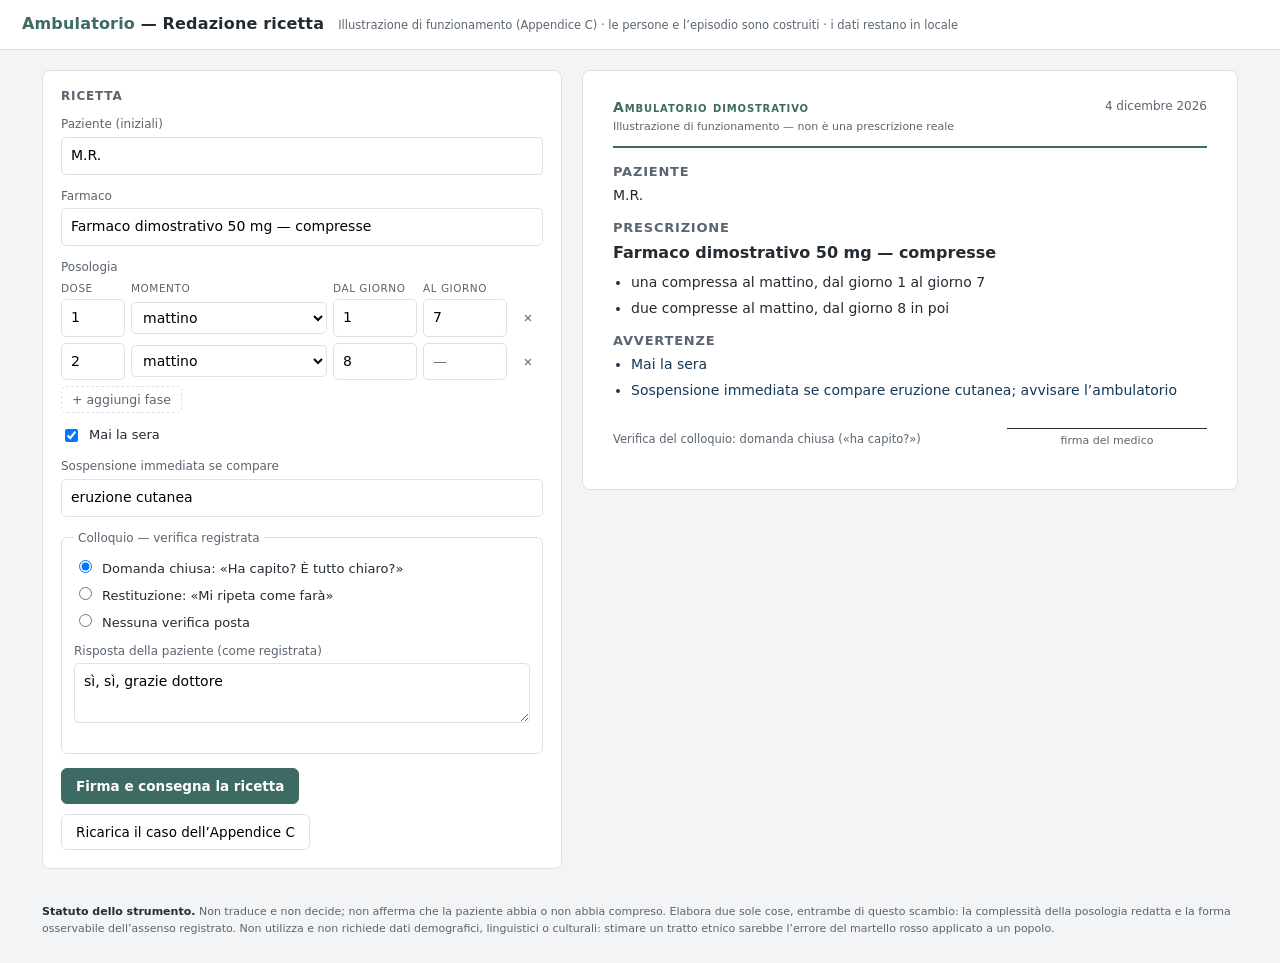
<file: medico/index.html>
<!DOCTYPE html>
<html lang="it">
<head>
<meta charset="utf-8">
<meta name="viewport" content="width=device-width, initial-scale=1">
<title>Redazione ricetta — Lo strumento al lavoro (Appendice C)</title>
<style>
:root {
  --navy: #1F4E79; --navy-scuro: #163857; --inchiostro: #232b33; --carta: #faf8f3;
  --bordo: #dde2e7; --grigio: #5b6570; --fondo: #f2f4f6; --clinica: #3d6b64;
}
* { box-sizing: border-box; }
html, body { margin: 0; font: 14px/1.55 system-ui, "Segoe UI", sans-serif; color: var(--inchiostro); background: var(--fondo); }

.testa {
  background: #fff; border-bottom: 1px solid var(--bordo);
  padding: 12px 22px; display: flex; align-items: baseline; gap: 14px; flex-wrap: wrap;
}
.testa-titolo { font-size: 16px; font-weight: 650; letter-spacing: .01em; }
.testa-titolo .amb { color: var(--clinica); }
.testa-nota { color: var(--grigio); font-size: 11.5px; }

.principale { display: grid; grid-template-columns: minmax(380px, 520px) 1fr; gap: 20px; padding: 20px 22px 30px; max-width: 1240px; margin: 0 auto; }
@media (max-width: 900px) { .principale { grid-template-columns: 1fr; } }

.scheda { background: #fff; border: 1px solid var(--bordo); border-radius: 8px; padding: 16px 18px 18px; }
.scheda h2 { font-size: 12px; text-transform: uppercase; letter-spacing: .07em; color: var(--grigio); margin: 0 0 10px; font-weight: 600; }
.campo { margin-bottom: 12px; }
.campo label { display: block; font-size: 12px; color: var(--grigio); margin-bottom: 3px; }
.campo input[type=text], .campo textarea, .campo select, .campo input[type=number] {
  width: 100%; font: inherit; padding: 7px 9px; border: 1px solid var(--bordo); border-radius: 5px; background: #fff;
}
.campo textarea { resize: vertical; min-height: 56px; }
.riga-pos { display: grid; grid-template-columns: 64px 1fr 84px 84px 30px; gap: 6px; margin-bottom: 6px; align-items: center; }
.riga-pos input, .riga-pos select { font: inherit; padding: 6px 7px; border: 1px solid var(--bordo); border-radius: 5px; width: 100%; }
.riga-pos .togli { border: none; background: none; color: var(--grigio); cursor: pointer; font-size: 15px; }
.intest-pos { display: grid; grid-template-columns: 64px 1fr 84px 84px 30px; gap: 6px; font-size: 10.5px; color: var(--grigio); text-transform: uppercase; letter-spacing: .05em; margin-bottom: 3px; }
.aggiungi { font: 12.5px system-ui, sans-serif; border: 1px dashed var(--bordo); background: none; border-radius: 5px; padding: 5px 10px; cursor: pointer; color: var(--grigio); }
.vincoli { display: flex; align-items: center; gap: 8px; font-size: 13px; margin: 8px 0 12px; }

fieldset.colloquio { border: 1px solid var(--bordo); border-radius: 6px; padding: 10px 12px 12px; margin: 0 0 12px; }
fieldset.colloquio legend { font-size: 12px; color: var(--grigio); padding: 0 4px; }
.colloquio label.radio { display: flex; gap: 7px; align-items: baseline; font-size: 13px; margin-bottom: 5px; cursor: pointer; }

.azioni-principali { display: flex; gap: 10px; flex-wrap: wrap; margin-top: 14px; }
.btn { font: 13.5px system-ui, sans-serif; padding: 9px 14px; border-radius: 6px; border: 1px solid var(--bordo); background: #fff; cursor: pointer; }
.btn:focus-visible { outline: 2px solid var(--navy); outline-offset: 1px; }
.btn-firma { background: var(--clinica); border-color: var(--clinica); color: #fff; font-weight: 600; }
.btn-quieto:hover { background: var(--fondo); }
.btn-navy { background: var(--navy); border-color: var(--navy); color: #fff; }
.btn[disabled] { opacity: .55; cursor: default; }

/* Anteprima ricetta */
.ricetta { background: #fff; border: 1px solid var(--bordo); border-radius: 8px; padding: 26px 30px; min-height: 420px; position: relative; }
.ricetta-intesta { display: flex; justify-content: space-between; border-bottom: 2px solid var(--clinica); padding-bottom: 10px; margin-bottom: 16px; }
.ricetta-amb { font-variant: small-caps; letter-spacing: .06em; color: var(--clinica); font-weight: 650; }
.ricetta-amb small { display: block; font-variant: normal; letter-spacing: 0; color: var(--grigio); font-weight: 400; font-size: 11px; }
.ricetta-data { font-size: 12px; color: var(--grigio); text-align: right; }
.ricetta h3 { font: 600 13px system-ui, sans-serif; text-transform: uppercase; letter-spacing: .06em; color: var(--grigio); margin: 14px 0 6px; }
.ricetta-farmaco { font-size: 16px; font-weight: 650; }
.ricetta ul { margin: 6px 0 0 18px; padding: 0; }
.ricetta li { margin-bottom: 4px; }
.ricetta .vincolo { color: var(--navy-scuro); }
.ricetta-firma { margin-top: 26px; display: flex; justify-content: space-between; align-items: flex-end; }
.linea-firma { border-top: 1px solid var(--inchiostro); width: 200px; text-align: center; font-size: 11px; color: var(--grigio); padding-top: 3px; }
.timbro { font-size: 11.5px; color: var(--grigio); }
.stato-consegna { margin-top: 14px; font-size: 12.5px; color: var(--clinica); font-weight: 600; display: none; }

/* Overlay dello strumento */
.velo { position: fixed; inset: 0; background: rgba(28, 39, 51, .45); display: none; align-items: center; justify-content: center; padding: 20px; z-index: 10; }
.velo.aperto { display: flex; }
.strumento {
  background: #fff; border-radius: 10px; max-width: 620px; width: 100%;
  max-height: 88vh; overflow-y: auto; padding: 18px 20px 20px;
  box-shadow: 0 18px 50px rgba(22, 56, 87, .35);
}
.strumento-testa { border-bottom: 1px solid var(--bordo); padding-bottom: 9px; margin-bottom: 11px; }
.strumento-titolo { font-size: 15px; font-weight: 650; }
.strumento-sotto { font-size: 11.5px; color: var(--grigio); margin-top: 2px; }
.motivo { font-size: 12.5px; color: var(--grigio); font-style: italic; margin-bottom: 7px; }
.nota-libro {
  background: var(--carta); border: 1px solid #e7e2d6; border-left: 3px solid var(--navy);
  border-radius: 2px; padding: 13px 15px 14px; margin: 12px 0;
}
.nota-eyebrow { font: 10px/1.4 system-ui, sans-serif; text-transform: uppercase; letter-spacing: .08em; color: var(--navy); margin-bottom: 7px; }
.nota-testo { font-family: Georgia, "Times New Roman", serif; font-size: 15px; line-height: 1.62; color: var(--navy-scuro); }
.domanda-sugg { font-family: Georgia, serif; font-size: 14.5px; color: var(--navy-scuro); background: var(--carta); border: 1px dashed #d8d0bd; border-radius: 4px; padding: 8px 11px; margin: 8px 0 4px; }
.strumento-azioni { display: flex; gap: 9px; flex-wrap: wrap; margin-top: 12px; }
/* v0.2 — distanza misurata + Interrogatore */
.dist-misura { font-size: 12.5px; color: var(--grigio); background: var(--fondo); border: 1px solid var(--bordo); border-radius: 6px; padding: 7px 10px; margin-bottom: 10px; }
.dist-misura strong { color: var(--inchiostro); }
.dist-misura.banda-alta strong:last-of-type { color: var(--clinica); }
.dist-misura.banda-media strong:last-of-type { color: #9a6b1e; }
.dist-misura.banda-bassa strong:last-of-type { color: #4a7a53; }
.inter-eyebrow { font: 11.5px/1.45 system-ui, sans-serif; color: var(--navy); background: #eef3f8; border: 1px solid #dbe6f1; border-radius: 5px; padding: 8px 10px; margin-bottom: 9px; }
.inter-prompt { font: 11.5px/1.5 ui-monospace, "Consolas", monospace; white-space: pre-wrap; word-break: break-word; background: #0f1b28; color: #d7e2ee; border-radius: 6px; padding: 12px 13px; max-height: 240px; overflow: auto; margin: 0; }
.inter-barra { display: flex; gap: 9px; flex-wrap: wrap; margin-top: 9px; }
.inter-incolla { margin-top: 12px; display: flex; flex-direction: column; gap: 6px; }
.inter-label { font-size: 11.5px; color: var(--grigio); }
.inter-textarea { font: 13px/1.5 system-ui, sans-serif; padding: 9px 10px; border: 1px solid var(--bordo); border-radius: 6px; resize: vertical; min-height: 62px; width: 100%; }
.inter-textarea:focus-visible { outline: 2px solid var(--navy); outline-offset: 1px; border-color: var(--navy); }
.pane-servizio { margin-top: 12px; display: flex; flex-direction: column; gap: 8px; }
.btn-testo { font: 12.5px system-ui, sans-serif; background: none; border: none; color: var(--navy); text-decoration: underline; text-underline-offset: 2px; cursor: pointer; padding: 2px 0; text-align: left; }
.btn-testo:hover { color: var(--navy-scuro); }
.pane-benchmark > summary { font: 12.5px system-ui, sans-serif; color: var(--grigio); cursor: pointer; padding: 4px 0; }
.pane-benchmark[open] > summary { color: var(--inchiostro); margin-bottom: 4px; }
.pane-benchmark .nota-libro { opacity: .92; }
.pane-benchmark .nota-eyebrow { color: var(--grigio); }

.restituzione { display: none; border-top: 1px solid var(--bordo); margin-top: 14px; padding-top: 12px; }
.restituzione.aperta { display: block; }
.campioni { display: flex; gap: 8px; flex-wrap: wrap; margin: 6px 0 10px; }
.campioni button { font: 12px system-ui, sans-serif; border: 1px solid var(--bordo); background: var(--fondo); border-radius: 12px; padding: 4px 10px; cursor: pointer; }
.copertura { margin-top: 10px; }
.copertura .voce { display: flex; gap: 8px; align-items: baseline; font-size: 13px; margin-bottom: 4px; }
.copertura .segno { width: 16px; text-align: center; font-weight: 700; color: var(--navy); }
.copertura .manca .segno { color: var(--grigio); }
.copertura .manca { color: var(--grigio); }
.copertura-esito { font-size: 13px; margin-top: 8px; }
.suggerimento { font-size: 12.5px; color: var(--grigio); font-style: italic; margin-top: 5px; }

.piede { max-width: 1240px; margin: 0 auto; padding: 4px 22px 26px; font-size: 11px; color: var(--grigio); }
.piede strong { color: var(--inchiostro); font-weight: 600; }

@media print {
  body * { visibility: hidden; }
  #ricetta, #ricetta * { visibility: visible; }
  #ricetta { position: absolute; inset: 0; border: none; }
}
@media (prefers-reduced-motion: no-preference) {
  .strumento { animation: sale 200ms ease-out; }
  @keyframes sale { from { opacity: 0; transform: translateY(8px); } to { opacity: 1; transform: none; } }
}
</style>
</head>
<body>
<div class="testa">
  <div class="testa-titolo"><span class="amb">Ambulatorio</span> &mdash; Redazione ricetta</div>
  <div class="testa-nota">Illustrazione di funzionamento (Appendice C) &middot; le persone e l&rsquo;episodio sono costruiti &middot; i dati restano in locale</div>
</div>

<div class="principale">
  <div>
    <div class="scheda">
      <h2>Ricetta</h2>
      <div class="campo">
        <label for="paziente">Paziente (iniziali)</label>
        <input type="text" id="paziente" value="M.R.">
      </div>
      <div class="campo">
        <label for="farmaco">Farmaco</label>
        <input type="text" id="farmaco" value="Farmaco dimostrativo 50 mg — compresse">
      </div>

      <div class="campo">
        <label>Posologia</label>
        <div class="intest-pos"><span>Dose</span><span>Momento</span><span>Dal giorno</span><span>Al giorno</span><span></span></div>
        <div id="righe-pos"></div>
        <button type="button" class="aggiungi" id="aggiungi-riga">+ aggiungi fase</button>
      </div>

      <div class="vincoli">
        <input type="checkbox" id="mai-sera" checked>
        <label for="mai-sera">Mai la sera</label>
      </div>

      <div class="campo">
        <label for="sospensione">Sospensione immediata se compare</label>
        <input type="text" id="sospensione" value="eruzione cutanea">
      </div>

      <fieldset class="colloquio">
        <legend>Colloquio &mdash; verifica registrata</legend>
        <label class="radio"><input type="radio" name="domanda" value="chiusa" checked>
          <span>Domanda chiusa: &laquo;Ha capito? &Egrave; tutto chiaro?&raquo;</span></label>
        <label class="radio"><input type="radio" name="domanda" value="restituzione">
          <span>Restituzione: &laquo;Mi ripeta come far&agrave;&raquo;</span></label>
        <label class="radio"><input type="radio" name="domanda" value="nessuna">
          <span>Nessuna verifica posta</span></label>
        <div class="campo" style="margin-top:8px">
          <label for="risposta">Risposta della paziente (come registrata)</label>
          <textarea id="risposta">s&igrave;, s&igrave;, grazie dottore</textarea>
        </div>
      </fieldset>

      <div class="azioni-principali">
        <button type="button" class="btn btn-firma" id="firma">Firma e consegna la ricetta</button>
        <button type="button" class="btn btn-quieto" id="carica-caso">Ricarica il caso dell&rsquo;Appendice C</button>
      </div>
    </div>
  </div>

  <div>
    <div class="ricetta" id="ricetta">
      <div class="ricetta-intesta">
        <div class="ricetta-amb">Ambulatorio dimostrativo<small>Illustrazione di funzionamento &mdash; non &egrave; una prescrizione reale</small></div>
        <div class="ricetta-data" id="r-data"></div>
      </div>
      <h3>Paziente</h3>
      <div id="r-paziente"></div>
      <h3>Prescrizione</h3>
      <div class="ricetta-farmaco" id="r-farmaco"></div>
      <ul id="r-posologia"></ul>
      <h3>Avvertenze</h3>
      <ul id="r-avvertenze"></ul>
      <div class="ricetta-firma">
        <div class="timbro" id="r-verifica"></div>
        <div class="linea-firma">firma del medico</div>
      </div>
      <div class="stato-consegna" id="r-stato"></div>
    </div>
  </div>
</div>

<div class="piede">
  <strong>Statuto dello strumento.</strong> Non traduce e non decide; non afferma che la paziente abbia o non abbia compreso.
  Elabora due sole cose, entrambe di questo scambio: la complessit&agrave; della posologia redatta e la forma osservabile dell&rsquo;assenso registrato.
  Non utilizza e non richiede dati demografici, linguistici o culturali: stimare un tratto etnico sarebbe l&rsquo;errore del martello rosso applicato a un popolo.
</div>

<!-- Overlay: lo strumento si innesta fra la firma e la consegna -->
<div class="velo" id="velo" role="dialog" aria-modal="true" aria-labelledby="strumento-titolo">
  <div class="strumento">
    <div class="strumento-testa">
      <div class="strumento-titolo" id="strumento-titolo">Lo strumento</div>
      <div class="strumento-sotto">Fra la firma e la consegna &middot; stima sullo scambio registrato, non sulla persona</div>
    </div>
    <div id="strumento-corpo"></div>
  </div>
</div>

<script>
/* ============================================================================
   TraEngine v0.2 — "Lo strumento al lavoro" (La Mente e la Macchina, Appendice C)
   Autore: Marco Giuseppe Beozzi — framework AURA (Schema Memory M0/M1/M2)
   ----------------------------------------------------------------------------
   COSA CAMBIA RISPETTO ALLA v0.1
   Le domande non sono cablate. Il motore (1) MISURA la distanza cognitiva fra
   due schemi sopra un insieme di ancoraggi condivisi, e (2) su quella distanza
   TARA un prompt con cui interpellare un LLM perche' generi la domanda adeguata.
   La nota canonica del libro compare solo come benchmark dichiarato, mai come
   uscita cablata dello strumento.

   FONDAMENTO (dal libro, Cap. X «Le due incisioni»):
   - «quanto la sua geometria coincide con la nostra, e dove se ne allontana»:
     l'ambiguita' non e' una proprieta' di un elenco di parole (sarebbe il
     martello rosso applicato al lessico) ma della distanza fra due schemi
     sopra le parole presenti. L'insieme resta quindi APERTO.
   - «Se si esprimono entrambi gli spazi rispetto agli stessi ancoraggi ... le
     due geometrie collassano in un sistema di coordinate comune ... la distanza
     cognitiva ... acquista una sola metrica»: la distanza e' una misura reale
     su ancoraggi condivisi (rappresentazioni relative / RSA + allineamento).
   - Parole-caso citate dal libro oltre allo scenario SEPA: «urgente»,
     «approvato», «accettabile».
   ----------------------------------------------------------------------------
   INVARIANTI (ogni modifica deve preservarli):
   1. Non riscrive e non blocca. Rende visibile, non corregge.
   2. La nota/domanda e' rivolta a chi legge; non avverte il mittente.
   3. Nessuna inferenza di attributi demografici o culturali. Lo strato M1
      opera solo su RUOLI PROFESSIONALI DICHIARATI.
   4. Il modulo clinico stima uno scarto individuale IN QUESTO SCAMBIO, mai un
      tratto di gruppo.
   5. Non e' un motore di regole normative: non conosce soglie di legge, non decide.
   6. Lessico: "elabora", "stima", "misura", "rileva". Mai "comprende".
   ----------------------------------------------------------------------------
   ARCHITETTURA A TRE STRATI
   [1] SpazioSchemi + ModelloDistanza  -> misura la distanza cognitiva.
       ModelloDistanza e' sostituibile: 'dichiarato' (offline, ispezionabile)
       oppure 'embedding' (ancore condivise, cosine) — interfaccia pronta.
   [2] Interrogatore                    -> costruisce il PROMPT tarato sulla
       distanza; modalita' 'prompt' (offline, copia-incolla) o 'api' (endpoint
       fornito dall'utente). Fallback locale = compositore calibrato (NON il
       testo del libro).
   [3] riferimentoLibro                 -> testo canonico dell'Appendice C, solo
       come benchmark dichiarato di cosa una buona generazione dovrebbe produrre.
   ============================================================================ */
(function (root) {
  "use strict";

  /* ====================================================================== */
  /* Ruoli dichiarati (M1 ammesso: acquisito, dichiarato, pubblico)         */
  /* ====================================================================== */
  var RUOLI = {
    continuita_operativa: { label: "Continuità operativa", chi: "chi presidia la continuità" },
    conformita:           { label: "Conformità normativa", chi: "chi presidia la conformità" },
    it:                   { label: "IT / Sistemi",          chi: "chi presidia i sistemi" },
    business:             { label: "Business / Rete",       chi: "chi presidia la relazione col cliente" },
    risk:                 { label: "Risk Management",       chi: "chi presidia il rischio" },
    non_dichiarato:       { label: "Non dichiarato",        chi: "il mittente" }
  };

  /* ====================================================================== */
  /* [1a] ANCORAGGI CONDIVISI                                                */
  /* Insieme di ancore su cui i due schemi vengono espressi nello stesso    */
  /* sistema di coordinate. NON e' l'elenco chiuso delle "parole pericolose":*/
  /* e' il paesaggio comune rispetto a cui si misura la distanza. Chi rileva */
  /* i termini presenti puo' proporne di fuori-corpus (candidateExtractor).  */
  /* valenza per ruolo: +1 rassicurante / -1 attivante / 0 neutra nel ruolo. */
  /* ====================================================================== */
  var ANCORE = [
    {
      id: "rientrata", citazione: "rientrata", pattern: /\brientrat[oaie]\b/gi, peso: 1.0,
      letture: {
        continuita_operativa: { v: +1, glossa: "il servizio è di nuovo operativo: l'evento è concluso" },
        conformita:           { v: -1, glossa: "al ripristino comincia la vita regolamentare dell'evento" },
        it:                   { v: +1, glossa: "il sistema è tornato in esercizio" }
      }
    },
    {
      id: "contenuto", citazione: "contenuta", pattern: /\bcontenut[oaie]\b/gi, peso: 0.8,
      letture: {
        continuita_operativa: { v: +1, glossa: "l'impatto è stato piccolo" },
        conformita:           { v: -1, glossa: "impatto piccolo non riduce l'obbligo: lo rende più facile da omettere" }
      }
    },
    {
      id: "chiusa", citazione: "chiusa", pattern: /\bchius[oaie](\s+in\s+fretta)?\b/gi, peso: 0.8,
      letture: {
        continuita_operativa: { v: +1, glossa: "la cosa si è risolta presto" },
        conformita:           { v: -1, glossa: "la rapidità di archiviazione non cancella l'evento dai conteggi" },
        it:                   { v: +1, glossa: "il ticket è stato risolto" }
      }
    },
    {
      id: "derubricare", citazione: "derubricarla", pattern: /\bderubricar\w*\b/gi, peso: 1.4, archiviazione: true,
      letture: {
        continuita_operativa: { v: +1, glossa: "non formalizzare: nessun danno, nessun allarme necessario" },
        conformita:           { v: -1, glossa: "sottrarre un evento a una statistica che va comunicata" }
      }
    },
    /* --- parole-caso citate esplicitamente dal libro (Cap. X) --- */
    {
      id: "approvato", citazione: "approvato", pattern: /\bapprovat[oaie]\b/gi, peso: 0.9,
      letture: {
        business:   { v: +1, glossa: "via libera: si può procedere con il cliente" },
        risk:       { v: -1, glossa: "approvato entro condizioni e limiti: fuori da quelli decade" },
        conformita: { v: -1, glossa: "approvato nel merito non equivale a conforme negli adempimenti" },
        it:         { v: +1, glossa: "change autorizzato: si può rilasciare" }
      }
    },
    {
      id: "accettabile", citazione: "accettabile", pattern: /\baccettabil[ei]\b/gi, peso: 0.9,
      letture: {
        business:   { v: +1, glossa: "buono abbastanza per chiudere" },
        risk:       { v: -1, glossa: "entro tolleranza dichiarata, non privo di rischio" },
        conformita: { v: -1, glossa: "tollerato non significa dovuto o documentato" }
      }
    },
    {
      id: "urgente", citazione: "urgente", pattern: /\burgent[ei]\b/gi, peso: 0.6,
      letture: {
        it:                   { v: -1, glossa: "richiede intervento immediato" },
        continuita_operativa: { v: -1, glossa: "richiede intervento immediato" },
        conformita:           { v: -1, glossa: "richiede presa in carico immediata" },
        business:             { v: -1, glossa: "il cliente attende una risposta rapida" }
      }
    },
    {
      id: "critico", citazione: "critico", pattern: /\bcritic[oaie]\b/gi, peso: 0.6,
      letture: {
        it:                   { v: -1, glossa: "componente essenziale a rischio" },
        continuita_operativa: { v: -1, glossa: "servizio essenziale a rischio" },
        conformita:           { v: -1, glossa: "evento con possibile rilievo di segnalazione" }
      }
    },
    {
      id: "preso_in_carico", citazione: "preso in carico", pattern: /\bpres[oa]\s+in\s+carico\b/gi, peso: 0.7,
      letture: {
        it:       { v: +1, glossa: "il ticket è assegnato ed entra in coda di lavorazione" },
        business: { v: -1, glossa: "qualcuno ci sta lavorando adesso e l'esito è vicino" }
      }
    }
  ];

  /* Amplificatori: configurazioni del testo che trasformano la divergenza   */
  /* in rischio di omissione (contesto, non nuove "parole pericolose").      */
  var AMPLIFICATORI = [
    { id: "incident_non_aperto", pattern: /non\s+ho\s+aperto\s+(un\s+)?incident/i, descrizione: "mancata formalizzazione dichiarata" },
    { id: "lasciamo_perdere",    pattern: /lasciamo\s+perdere/i,                    descrizione: "proposta esplicita di archiviazione" },
    { id: "archiviazione",       pattern: /\b(archiviar\w*|derubricar\w*)\b/i,      descrizione: "proposta di archiviazione" }
  ];

  /* Context pack: conoscenza di dominio DICHIARATA (statuto: riferimenti reali). */
  var contextPacks = [
    {
      id: "sepa_instant_antifrode", versione: "1.0",
      etichetta: "Pagamenti istantanei / filtro antifrode",
      riferimento: "Reg. (UE) 2024/886 (Instant Payments Regulation): reportistica periodica alle autorità nazionali competenti dei tassi di rifiuto e di blocco sui pagamenti istantanei (dal 9 aprile 2026).",
      /* euristica dichiarata: un filtro antifrode nominato insieme a pagamenti/
         transazioni è il contesto SEPA-instant antifrode. Si aggancia alla
         lingua effettiva del messaggio, non alla narrazione del libro. */
      match: function (t) { return /filtro\s+antifrode/i.test(t) && /(SEPA|istantane\w*|pagament\w*|transazion\w*)/i.test(t); },
      coppia: { mittente: "continuita_operativa", destinatario: "conformita" }
    }
  ];

  /* ====================================================================== */
  /* [1b] MODELLO DI DISTANZA — sostituibile                                 */
  /* Interfaccia: valenza(voce, ruolo) -> {v:-1|0|+1, glossa} | null          */
  /* ====================================================================== */
  var ModelloDichiarato = {
    tipo: "dichiarato",
    descrizione: "Valenze dichiarate per ruolo sugli ancoraggi. Offline, deterministico, ispezionabile. Misura ciò che è stato dichiarato: è la linea di base trasparente, non una stima semantica.",
    valenza: function (voce, ruolo) {
      var l = voce.letture[ruolo];
      return l ? { v: l.v, glossa: l.glossa } : null;
    }
  };

  /* Seam per lo stimatore semantico: rappresentazioni relative su ancore     */
  /* condivise (embedding role-conditioned, distanza coseno). Non spedito qui */
  /* (nessun modello locale); stessa interfaccia e stessa forma d'uscita,     */
  /* cosi' e' sostituibile senza toccare il resto. È lo strato in cui la      */
  /* distanza si MISURA anziche' leggersi.                                    */
  var ModelloEmbedding = null; // { tipo:'embedding', valenza(voce,ruolo), disponibile:false }
  function modelloAttivo() { return ModelloEmbedding && ModelloEmbedding.disponibile ? ModelloEmbedding : ModelloDichiarato; }

  /* candidateExtractor: di default rileva gli ancoraggi noti nel testo.      */
  /* Sostituibile con un estrattore semantico che proponga anche termini      */
  /* fuori-corpus (l'insieme e' aperto). Ritorna [{voce, occorrenze}].        */
  function estraiCandidatiDaCorpus(testo) {
    var out = [];
    ANCORE.forEach(function (voce) {
      voce.pattern.lastIndex = 0;
      var m = testo.match(voce.pattern);
      if (m) out.push({ voce: voce, occorrenze: m.length });
    });
    return out;
  }
  var candidateExtractor = estraiCandidatiDaCorpus;

  /* ====================================================================== */
  /* [1c] MISURA DELLA DISTANZA COGNITIVA                                     */
  /* distanza = Σ w(t)·|v_mitt(t) − v_dest(t)|/2  /  Σ w(t)   ∈ [0,1]         */
  /* ribaltamento(t)  ⇔  v_mitt(t)·v_dest(t) < 0                              */
  /* ====================================================================== */
  var SOGLIE = { media: 0.34, alta: 0.67 };

  function banda(distanza, ribaltamenti) {
    if (ribaltamenti >= 1 && distanza >= 0.5) return "alta";
    if (distanza >= SOGLIE.alta) return "alta";
    if (distanza >= SOGLIE.media || ribaltamenti >= 1) return "media";
    return "bassa";
  }

  function misuraDistanza(input) {
    var testo = input.testo || "";
    var rm = input.ruoloMittente || "non_dichiarato";
    var rd = input.ruoloDestinatario || "non_dichiarato";
    var mod = modelloAttivo();

    var esito = {
      versioneMotore: "0.2", modelloDistanza: mod.tipo,
      ruoloMittente: rm, ruoloDestinatario: rd,
      coppiaDichiarata: rm !== "non_dichiarato" && rd !== "non_dichiarato",
      termini: [], nonValutabili: [], amplificatori: [],
      distanza: 0, ribaltamenti: 0, banda: "bassa", contesto: null
    };

    if (!esito.coppiaDichiarata) {
      candidateExtractor(testo).forEach(function (c) {
        esito.nonValutabili.push({ id: c.voce.id, citazione: c.voce.citazione, occorrenze: c.occorrenze,
          motivo: "ruoli non dichiarati (M1 non si inferisce)" });
      });
      return esito;
    }

    var sommaPesi = 0, sommaPesata = 0;
    candidateExtractor(testo).forEach(function (c) {
      var voce = c.voce;
      var a = mod.valenza(voce, rm), b = mod.valenza(voce, rd);
      if (!a || !b) {
        esito.nonValutabili.push({ id: voce.id, citazione: voce.citazione, occorrenze: c.occorrenze,
          motivo: "coppia di ruoli non coperta dal modello per questo ancoraggio" });
        return;
      }
      var d = Math.abs(a.v - b.v) / 2;
      var ribalta = (a.v * b.v) < 0;
      if (ribalta) esito.ribaltamenti += 1;
      sommaPesi += voce.peso; sommaPesata += voce.peso * d;
      esito.termini.push({
        id: voce.id, citazione: voce.citazione, occorrenze: c.occorrenze,
        letturaMittente: a.glossa, letturaDestinatario: b.glossa,
        vMittente: a.v, vDestinatario: b.v,
        d: +d.toFixed(2), contributo: +(voce.peso * d).toFixed(3),
        ribaltamento: ribalta, archiviazione: !!voce.archiviazione
      });
    });

    AMPLIFICATORI.forEach(function (x) { if (x.pattern.test(testo)) esito.amplificatori.push({ id: x.id, descrizione: x.descrizione }); });

    esito.distanza = sommaPesi > 0 ? +(sommaPesata / sommaPesi).toFixed(2) : 0;
    esito.banda = banda(esito.distanza, esito.ribaltamenti);

    for (var i = 0; i < contextPacks.length; i++) {
      var p = contextPacks[i];
      if (p.match(testo) && p.coppia.mittente === rm && p.coppia.destinatario === rd) {
        esito.contesto = { id: p.id, etichetta: p.etichetta, riferimento: p.riferimento, versione: p.versione }; break;
      }
    }
    return esito;
  }

  /* ====================================================================== */
  /* [2] INTERROGATORE — costruisce il prompt tarato sulla distanza          */
  /* ====================================================================== */
  var INTENTO_BANDA = {
    bassa: "Le letture dei due ruoli quasi coincidono. Probabilmente non serve alcuna domanda; se proprio, una sola riga che conferma il significato condiviso.",
    media: "Le letture divergono su un termine. Serve una domanda mirata che porti l'altro a esplicitare in che senso sta usando quel termine, senza suggerirgli la risposta.",
    alta:  "Le letture si ribaltano: lo stesso termine è rassicurante per l'uno e attivante per l'altro. Serve una domanda di RESTITUZIONE — non 'hai capito?' (a cui si risponde sempre di sì), ma una domanda che chieda all'altro di ridire con parole proprie ciò che farà o come intende, così che la divergenza diventi visibile."
  };

  var REGOLE_STRUMENTO = [
    "Non riscrivere il messaggio e non dire al mittente che ha sbagliato: non ha sbagliato, nel suo dominio ha ragione.",
    "La nota è rivolta a CHI LEGGE (il destinatario), non al mittente.",
    "Non decidere al posto suo e non affermare che una cosa vada fatta: non conosci le soglie di legge, non sei un motore di regole.",
    "Non inferire nulla su cultura, provenienza o tratti della persona: usa solo i ruoli professionali dichiarati.",
    "Rendi visibile la distanza, non abolirla: correggi l'errore con cui uno stima la distanza dall'altro."
  ];

  function frase(lista) { return lista.map(function (s, i) { return (i + 1) + ". " + s; }).join("\n"); }
  function _terminiRibaltati(m) { return m.termini.filter(function (t) { return t.ribaltamento; }); }

  function costruisciPromptMessaggio(m, opzioni) {
    opzioni = opzioni || {};
    var lm = RUOLI[m.ruoloMittente].label, ld = RUOLI[m.ruoloDestinatario].label;
    var rib = _terminiRibaltati(m);
    var elencoTermini = m.termini.map(function (t) {
      return "- «" + t.citazione + "»: per " + lm + " = " + t.letturaMittente +
             "; per " + ld + " = " + t.letturaDestinatario +
             " (distanza " + t.d.toFixed(2) + (t.ribaltamento ? ", SI RIBALTA" : "") + ").";
    }).join("\n");
    var ctx = m.contesto ? ("\nContesto di dominio dichiarato: " + m.contesto.etichetta + ". " + m.contesto.riferimento) : "";
    var ampl = m.amplificatori.length ? ("\nNel testo è presente: " + m.amplificatori.map(function (a) { return a.descrizione; }).join("; ") + ".") : "";

    var sistema =
      "Sei un componente che, in una comunicazione professionale, rende visibile a chi legge la distanza fra la propria lettura di una parola e quella di chi l'ha scritta. " +
      "Rispetti queste regole senza eccezioni:\n" + frase(REGOLE_STRUMENTO);

    var utente =
      "MITTENTE (ruolo dichiarato): " + lm + " — " + RUOLI[m.ruoloMittente].chi + ".\n" +
      "DESTINATARIO / chi legge (ruolo dichiarato): " + ld + " — " + RUOLI[m.ruoloDestinatario].chi + ".\n\n" +
      "MESSAGGIO RICEVUTO:\n«" + (opzioni.testoMessaggio || "").trim() + "»\n\n" +
      "DISTANZA COGNITIVA MISURATA fra i due ruoli su questo messaggio: " + m.distanza.toFixed(2) + " su 1 (banda «" + m.banda + "»), " +
      m.ribaltamenti + (m.ribaltamenti === 1 ? " termine si ribalta" : " termini si ribaltano") + ".\n" +
      "Termini rilevanti e loro doppia lettura:\n" + elencoTermini + ctx + ampl + "\n\n" +
      "CALIBRAZIONE RICHIESTA (dettata dalla distanza): " + INTENTO_BANDA[m.banda] + "\n\n" +
      "COMPITO: scrivi UNA nota in italiano, breve (max ~70 parole), rivolta a chi legge, da apporre in coda al messaggio. " +
      "La nota deve: (a) dire in una riga che cosa il mittente intende con " +
      (rib.length ? rib.map(function (t) { return "«" + t.citazione + "»"; }).join(", ") : "quei termini") +
      " nella sua funzione; (b) dire che dal lato di chi legge la stessa parola potrebbe attivare l'altra lettura; " +
      (m.banda === "alta"
        ? "(c) chiudere con una domanda di RESTITUZIONE da rivolgere al mittente, che chieda di ridire con parole proprie cosa intende o farà — non una domanda a cui si risponda sì/no."
        : m.banda === "media"
          ? "(c) chiudere con una domanda mirata che porti il mittente a esplicitare in che senso usa quel termine."
          : "(c) se la distanza è davvero minima, puoi concludere che non serve intervenire.") +
      " Non usare la parola «intuizione». Non affermare che l'evento vada riportato o archiviato: dì solo che le due letture potrebbero non coincidere e che vale la pena verificarlo" +
      (opzioni.finestra ? " " + opzioni.finestra : "") + ".";

    return {
      modalita: "prompt", banda: m.banda,
      testo: "### ISTRUZIONI DI SISTEMA\n" + sistema + "\n\n### RICHIESTA\n" + utente,
      messaggiApi: [{ role: "system", content: sistema }, { role: "user", content: utente }]
    };
  }

  /* Fallback locale calibrato: NON e' il testo del libro. Compone una nota    */
  /* del tipo dettato dalla banda, dalle glosse, quando nessun LLM e'          */
  /* raggiungibile.                                                            */
  function fallbackLocale(m, opzioni) {
    opzioni = opzioni || {};
    if (m.banda === "bassa") return null;
    var rib = _terminiRibaltati(m);
    var base = rib.length ? rib : m.termini;
    if (!base.length) return null;
    var lm = RUOLI[m.ruoloMittente].chi;
    var termini = base.map(function (t) { return "«" + t.citazione + "»"; }).join(", ");
    var t = "* Nota per chi legge: quando " + lm + " scrive " + termini + ", nella sua funzione intende che " +
      base[0].letturaMittente + ". Dal tuo lato, " + base.map(function (x) { return x.letturaDestinatario; }).join("; ") + ".";
    if (m.amplificatori.length) t += " È presente una proposta di archiviazione che dà per scontato che le due letture coincidano.";
    if (m.banda === "alta")
      t += " Non chiedergli «è tutto chiaro?»: chiedigli di ridirti con parole sue che cosa considera concluso e che cosa no" + (opzioni.finestra ? ", " + opzioni.finestra : "") + ".";
    else
      t += " Vale la pena chiedergli in che senso lo intende" + (opzioni.finestra ? ", " + opzioni.finestra : "") + ".";
    return { origine: "fallback-locale", testo: t };
  }

  /* Chiamata API opzionale. endpoint fornito dall'utente (nessuna chiave nel  */
  /* client: si punta a un proprio proxy). Ritorna Promise<string>.           */
  function chiamaApi(prompt, config) {
    config = config || {};
    if (!config.endpoint) return Promise.reject(new Error("Nessun endpoint configurato. Usa la modalità prompt (copia-incolla) oppure imposta un endpoint proprio."));
    var body = config.buildBody ? config.buildBody(prompt.messaggiApi)
      : { messages: prompt.messaggiApi, max_tokens: 220, temperature: 0.4 };
    return fetch(config.endpoint, {
      method: "POST",
      headers: Object.assign({ "Content-Type": "application/json" }, config.headers || {}),
      body: JSON.stringify(body)
    }).then(function (r) {
      if (!r.ok) throw new Error("Endpoint ha risposto " + r.status);
      return r.json();
    }).then(function (j) {
      return config.extract ? config.extract(j)
        : (j.text || (j.content && j.content[0] && j.content[0].text) || (j.choices && j.choices[0] && j.choices[0].message && j.choices[0].message.content) || JSON.stringify(j));
    });
  }

  /* ====================================================================== */
  /* [3] RIFERIMENTO DAL LIBRO — benchmark dichiarato, NON uscita cablata     */
  /* ====================================================================== */
  var riferimentoLibro = {
    sepa_instant_antifrode:
      "«* Una nota prima che tu chiuda il portatile: quando lui scrive \u201Crientrata\u201D, \u201Ccontenuta\u201D, \u201Cchiusa\u201D, intende che il servizio \u00E8 tornato e i clienti non ne hanno risentito. Dal tuo lato, la stessa intermittenza del filtro antifrode potrebbe essere un evento che va contato nella reportistica sui blocchi dovuta all\u2019autorit\u00E0. La proposta di \u201Cderubricarla\u201D d\u00E0 per scontato che le due cose coincidano. Potrebbero non coincidere: vale la pena verificarlo prima del weekend, non luned\u00EC.»",
    clinico:
      "«* Nota: questo \u201Cs\u00EC, grazie dottore\u201D potrebbe essere una conferma di comprensione, oppure un segno di rispetto verso di lei che non implica comprensione. La differenza, con una posologia che cambia dopo sette giorni, \u00E8 clinica. Se vuole esserne certo, non chieda di nuovo \u201Cha capito?\u201D \u2014 a cui la risposta sar\u00E0 ancora s\u00EC: le chieda di ripeterle lei come prender\u00E0 le compresse domani, e dopodomani.»"
  };

  function finestraTemporale(dateISO) {
    if (!dateISO) return "prima di archiviare";
    var d = new Date(dateISO);
    if (isNaN(d.getTime())) return "prima di archiviare";
    if (d.getDay() === 5 && d.getHours() >= 13) return "prima del weekend, non lunedì";
    return "prima di archiviare";
  }

  function analizzaMessaggio(input) {
    var m = misuraDistanza(input);
    var opzioni = { testoMessaggio: input.testo, finestra: finestraTemporale(input.dateISO) };
    m.prompt = m.coppiaDichiarata && m.termini.length ? costruisciPromptMessaggio(m, opzioni) : null;
    m.fallback = m.coppiaDichiarata ? fallbackLocale(m, opzioni) : null;
    m.riferimentoLibro = (m.contesto && riferimentoLibro[m.contesto.id]) ? riferimentoLibro[m.contesto.id] : null;
    return m;
  }

  /* ====================================================================== */
  /* MODULO CLINICO — la distanza fra due letture dell'assenso               */
  /* ====================================================================== */
  function complessitaPosologia(pos) {
    var fattori = [], righe = pos.righe || [], cambioDopoGiorni = null;
    for (var i = 1; i < righe.length; i++) {
      if (righe[i].dose !== righe[i - 1].dose || righe[i].momento !== righe[i - 1].momento) {
        fattori.push("il regime cambia dal giorno " + righe[i].dalGiorno + " (da " + righe[i - 1].dose + " a " + righe[i].dose + " al " + righe[i].momento + ")");
        if (cambioDopoGiorni === null) cambioDopoGiorni = righe[i].dalGiorno - 1;
      }
    }
    if ((pos.divieti || []).length) fattori.push("vincolo orario: mai la " + pos.divieti.map(function (d) { return d.momento; }).join(", "));
    if (pos.sospensione && pos.sospensione.condizione) fattori.push("sospensione condizionale: se compare «" + pos.sospensione.condizione + "»");
    return { score: fattori.length, fattori: fattori, cambioDopoGiorni: cambioDopoGiorni };
  }

  var FORMULA_CORTESIA = /^(va\s+bene[\s,!.]*)?(s[i\u00EC][\s,!.]*)+(va\s+bene[\s,!.]*)?(grazie[\s,!.]*)?(dottor\w*|dott\.?|dottoress\w*)?[\s,!.]*$/i;
  var PAROLE_CONTENUTO = /(compress\w*|pastigli\w*|mattin\w*|sera\w*|giorn\w*|ottav\w*|settim\w*|sospend\w*|smett\w*|interromp\w*|\bun[oa]?\b|\bdue\b|\btre\b|\b[0-9]+\b)/i;

  function analizzaAssenso(testo, domandaTipo) {
    var t = (testo || "").trim();
    var cortesia = FORMULA_CORTESIA.test(t);
    var contenuto = PAROLE_CONTENUTO.test(t);
    var breve = t.split(/\s+/).filter(Boolean).length <= 8;
    return {
      forma: (cortesia || (breve && !contenuto)) ? "cortesia" : "restituzione",
      prontezza: breve ? "immediata" : "articolata",
      contenutoPosologico: contenuto,
      domanda: domandaTipo || "nessuna"
    };
  }

  function distanzaAssenso(assenso, comp) {
    var deferenza = assenso.forma === "cortesia" ? 0.8 : 0.2;
    if (assenso.contenutoPosologico) deferenza -= 0.3;
    if (assenso.domanda === "restituzione") deferenza -= 0.3;
    deferenza = Math.max(0, Math.min(1, deferenza));
    var costo = Math.max(0, Math.min(1, comp.score / 3));
    return +(deferenza * (0.5 + 0.5 * costo)).toFixed(2);
  }

  function costruisciPromptClinico(ctx) {
    var comp = ctx.complessita, assenso = ctx.assenso, d = ctx.distanza;
    var dopo = comp.cambioDopoGiorni ? comp.cambioDopoGiorni + " giorni" : "pochi giorni";
    var posTxt = (ctx.posologia.righe || []).map(function (r) {
      return "- " + r.dose + " al " + r.momento + (r.alGiorno ? " nei giorni " + r.dalGiorno + "–" + r.alGiorno : " dal giorno " + r.dalGiorno);
    }).join("\n");
    if ((ctx.posologia.divieti || []).length) posTxt += "\n- mai la " + ctx.posologia.divieti.map(function (x) { return x.momento; }).join(", ");
    if (ctx.posologia.sospensione && ctx.posologia.sospensione.condizione) posTxt += "\n- sospendere se compare: " + ctx.posologia.sospensione.condizione;

    var sistema =
      "Sei un componente che, al momento in cui un medico registra l'assenso di un paziente, rende visibile al medico la distanza che quell'assenso potrebbe nascondere. Regole senza eccezioni:\n" +
      "1. Non affermare che il paziente non ha capito: non lo sai. Stima solo che la FORMA di questo assenso è compatibile anche con la deferenza.\n" +
      "2. Non inferire nulla dalla provenienza o cultura del paziente: lavora solo sulla forma osservabile dell'assenso e sulla complessità della posologia in questo scambio.\n" +
      "3. Non ridurre il paziente: la domanda che proponi deve ridargli il posto per dire, senza mancare di rispetto, ciò che non ha capito.\n" +
      "4. Non sostituirti al medico e non dare istruzioni cliniche.";

    var utente =
      "POSOLOGIA REDATTA:\n" + posTxt + "\n(La posologia cambia dopo " + dopo + ": " + comp.score + " elementi di complessità.)\n\n" +
      "ASSENSO REGISTRATO: forma «" + assenso.forma + "», " + assenso.prontezza +
      (assenso.contenutoPosologico ? ", con elementi della posologia" : ", senza contenuto posologico") +
      "; la verifica posta dal medico è di tipo «" + assenso.domanda + "».\n" +
      "DISTANZA INTERPRETATIVA MISURATA: " + d.toFixed(2) + " su 1 (più è alta, più la forma dell'assenso è compatibile con la deferenza a fronte di una posologia il cui errore ha costo clinico).\n\n" +
      "CALIBRAZIONE: " +
      (d >= 0.5
        ? "la distanza è alta: NON proporre di richiedere «ha capito?» (a cui la risposta sarà ancora sì). Proponi una domanda di RESTITUZIONE che chieda al paziente di ridire con parole proprie come prenderà la terapia nei prossimi giorni, in modo che la comprensione o ci sia e si veda, o non ci sia e si veda."
        : "la distanza è contenuta: una verifica leggera può bastare; non appesantire.") + "\n\n" +
      "COMPITO: scrivi UNA nota in italiano (max ~70 parole) rivolta al medico, che (a) dica che questo assenso potrebbe essere comprensione oppure rispetto che non implica comprensione; (b) ricordi che con una posologia che cambia dopo " + dopo + " la differenza è clinica; (c) proponga, se la distanza è alta, la domanda di restituzione esatta da rivolgere al paziente. Non usare la parola «intuizione».";

    return {
      modalita: "prompt", banda: d >= 0.5 ? "alta" : "media",
      testo: "### ISTRUZIONI DI SISTEMA\n" + sistema + "\n\n### RICHIESTA\n" + utente,
      messaggiApi: [{ role: "system", content: sistema }, { role: "user", content: utente }]
    };
  }

  function fallbackClinicoLocale(ctx) {
    if (ctx.distanza < 0.5) return null;
    var dopo = ctx.complessita.cambioDopoGiorni ? ctx.complessita.cambioDopoGiorni + " giorni" : "pochi giorni";
    return {
      origine: "fallback-locale",
      testo: "* Nota per il medico: questo assenso potrebbe essere una conferma di comprensione, oppure un segno di rispetto che non la implica. Con una posologia che cambia dopo " + dopo + ", la differenza è clinica. Non chieda di nuovo «ha capito?»: chieda al paziente di ripeterle lui come prenderà le compresse nei prossimi giorni."
    };
  }

  function analizzaRedazione(input) {
    var pos = input.posologia || { righe: [] };
    var colloquio = input.colloquio || {};
    var comp = complessitaPosologia(pos);
    var assenso = analizzaAssenso(colloquio.risposta, colloquio.domanda);
    var d = distanzaAssenso(assenso, comp);
    var ctx = { posologia: pos, complessita: comp, assenso: assenso, distanza: d };
    var fire = d >= 0.5;
    return {
      versioneMotore: "0.2",
      complessita: comp, assenso: assenso, distanza: d,
      banda: fire ? "alta" : (d >= 0.34 ? "media" : "bassa"),
      prompt: costruisciPromptClinico(ctx),
      fallback: fallbackClinicoLocale(ctx),
      riferimentoLibro: riferimentoLibro.clinico,
      motivazione: fire
        ? ["Forma dell'assenso compatibile con la deferenza (" + assenso.prontezza + ", senza restituzione) a fronte di posologia con " + comp.score + " elementi di complessità: distanza interpretativa " + d.toFixed(2) + ". Lo strumento non afferma che manchi comprensione: stima che la differenza, qui, sia clinica."]
        : ["Distanza interpretativa " + d.toFixed(2) + ": la forma dell'assenso o il basso costo della posologia non giustificano un intervento pesante."]
    };
  }

  var NUM_PAROLE = { un: 1, una: 1, uno: 1, due: 2, tre: 3, quattro: 4 };
  function numeriNelTesto(t) {
    var out = [];
    (t.match(/\b(un[oa]?|due|tre|quattro|[0-9]+)\b/gi) || []).forEach(function (w) {
      var n = NUM_PAROLE[w.toLowerCase()] || parseInt(w, 10); if (!isNaN(n)) out.push(n);
    });
    return out;
  }
  function valutaRestituzione(input) {
    var pos = input.posologia || { righe: [] };
    var t = (input.testo || "").toLowerCase();
    var numeri = numeriNelTesto(t), elementi = [];
    (pos.righe || []).forEach(function (r, i) {
      var doseOk = numeri.indexOf(r.dose) !== -1;
      var momentoOk = t.indexOf(r.momento.toLowerCase()) !== -1;
      var faseOk = true;
      if (i > 0) faseOk = /(ottav|giorno\s*8|dall.?\s*8|dopo\s+(i\s+)?(primi\s+)?sette|seconda\s+settimana)/i.test(t);
      else if ((pos.righe || []).length > 1) faseOk = /(primi|prima|fino|sette|settim|iniz|domani)/i.test(t);
      elementi.push({ etichetta: "Fase " + (i + 1) + ": " + r.dose + " al " + r.momento + (r.alGiorno ? " (giorni " + r.dalGiorno + "–" + r.alGiorno + ")" : " (dal giorno " + r.dalGiorno + ")"), coperto: doseOk && momentoOk && faseOk });
    });
    (pos.divieti || []).forEach(function (dv) {
      elementi.push({ etichetta: "Vincolo: mai la " + dv.momento, coperto: new RegExp("(mai|non)[^.]{0,25}" + dv.momento, "i").test(t) });
    });
    if (pos.sospensione && pos.sospensione.condizione)
      elementi.push({ etichetta: "Sospensione se: " + pos.sospensione.condizione, coperto: /(sospend|smett|interromp|non\s+(le|la|li)?\s*prend|chiam)/i.test(t) });
    var coperti = elementi.filter(function (e) { return e.coperto; }).length;
    return { elementi: elementi, copertura: elementi.length ? +(coperti / elementi.length).toFixed(2) : 0, completa: coperti === elementi.length && elementi.length > 0 };
  }

  var rubricaDemo = {
    "continuita.operativa@banca-demo.example": "continuita_operativa",
    "conformita@banca-demo.example": "conformita",
    "it.sistemi@banca-demo.example": "it",
    "rete.commerciale@banca-demo.example": "business"
  };

  root.TraEngine = {
    versione: "0.2",
    RUOLI: RUOLI, ANCORE: ANCORE, contextPacks: contextPacks,
    SOGLIE: SOGLIE, banda: banda,
    ModelloDichiarato: ModelloDichiarato,
    iniettaModelloEmbedding: function (m) { ModelloEmbedding = m; },
    impostaCandidateExtractor: function (fn) { candidateExtractor = fn || estraiCandidatiDaCorpus; },
    modelloAttivo: modelloAttivo,
    misuraDistanza: misuraDistanza,
    analizzaMessaggio: analizzaMessaggio,
    costruisciPromptMessaggio: costruisciPromptMessaggio,
    chiamaApi: chiamaApi,
    riferimentoLibro: riferimentoLibro,
    finestraTemporale: finestraTemporale,
    clinica: {
      analizzaRedazione: analizzaRedazione,
      valutaRestituzione: valutaRestituzione,
      complessitaPosologia: complessitaPosologia,
      distanzaAssenso: distanzaAssenso
    },
    rubricaDemo: rubricaDemo,
    analyzeMessage: function (input) {
      var m = analizzaMessaggio(input);
      m.stimatore = m.modelloDistanza;
      m.nota = null; m.notaBreve = null; m.motivazione = [];
      return m;
    }
  };

})(typeof window !== "undefined" ? window : globalThis);

</script>
<script>
(function () {
  "use strict";
  var $ = function (id) { return document.getElementById(id); };
  function esc(s) { return String(s).replace(/&/g, "&amp;").replace(/</g, "&lt;").replace(/>/g, "&gt;"); }

  var NUMW = { 1: "una", 2: "due", 3: "tre", 4: "quattro" };
  function doseParole(n) { return (NUMW[n] || n) + (n === 1 ? " compressa" : " compresse"); }

  /* ------------------------- stato del modulo --------------------------- */
  var CASO = {
    righe: [
      { dose: 1, momento: "mattino", dalGiorno: 1, alGiorno: 7 },
      { dose: 2, momento: "mattino", dalGiorno: 8, alGiorno: null }
    ]
  };
  var righe = [];
  var consegnata = false;

  function rigaHTML(r, i) {
    var momenti = ["mattino", "pranzo", "sera"].map(function (m) {
      return '<option value="' + m + '"' + (m === r.momento ? " selected" : "") + ">" + m + "</option>";
    }).join("");
    return '<div class="riga-pos" data-i="' + i + '">' +
      '<input type="number" min="1" max="9" class="p-dose" value="' + r.dose + '" aria-label="dose">' +
      '<select class="p-momento" aria-label="momento">' + momenti + "</select>" +
      '<input type="number" min="1" class="p-dal" value="' + r.dalGiorno + '" aria-label="dal giorno">' +
      '<input type="number" min="1" class="p-al" value="' + (r.alGiorno || "") + '" placeholder="&mdash;" aria-label="al giorno">' +
      '<button type="button" class="togli" title="togli fase" aria-label="togli fase">&times;</button></div>';
  }

  function renderRighe() {
    $("righe-pos").innerHTML = righe.map(rigaHTML).join("");
    Array.prototype.forEach.call(document.querySelectorAll("#righe-pos .riga-pos"), function (div) {
      var i = +div.getAttribute("data-i");
      div.querySelector(".p-dose").oninput = function () { righe[i].dose = +this.value || 1; renderRicetta(); };
      div.querySelector(".p-momento").onchange = function () { righe[i].momento = this.value; renderRicetta(); };
      div.querySelector(".p-dal").oninput = function () { righe[i].dalGiorno = +this.value || 1; renderRicetta(); };
      div.querySelector(".p-al").oninput = function () { righe[i].alGiorno = this.value ? +this.value : null; renderRicetta(); };
      div.querySelector(".togli").onclick = function () { righe.splice(i, 1); renderRighe(); renderRicetta(); };
    });
  }

  function leggiPosologia() {
    var pos = { farmaco: $("farmaco").value, righe: righe.slice() };
    pos.divieti = $("mai-sera").checked ? [{ momento: "sera" }] : [];
    var s = $("sospensione").value.trim();
    pos.sospensione = s ? { condizione: s } : null;
    return pos;
  }
  function leggiColloquio() {
    var d = document.querySelector('input[name="domanda"]:checked');
    return { domanda: d ? d.value : "nessuna", risposta: $("risposta").value };
  }

  /* --------------------------- anteprima ricetta ------------------------ */
  function renderRicetta() {
    var pos = leggiPosologia();
    $("r-data").textContent = new Date().toLocaleDateString("it-IT", { day: "numeric", month: "long", year: "numeric" });
    $("r-paziente").textContent = $("paziente").value || "\u2014";
    $("r-farmaco").textContent = pos.farmaco || "\u2014";
    $("r-posologia").innerHTML = pos.righe.map(function (r) {
      var periodo = r.alGiorno ? "dal giorno " + r.dalGiorno + " al giorno " + r.alGiorno
                               : "dal giorno " + r.dalGiorno + " in poi";
      return "<li>" + esc(doseParole(r.dose)) + " al " + esc(r.momento) + ", " + periodo + "</li>";
    }).join("");
    var avv = [];
    pos.divieti.forEach(function (d) { avv.push('<li class="vincolo">Mai la ' + esc(d.momento) + "</li>"); });
    if (pos.sospensione) avv.push('<li class="vincolo">Sospensione immediata se compare ' + esc(pos.sospensione.condizione) + "; avvisare l\u2019ambulatorio</li>");
    $("r-avvertenze").innerHTML = avv.join("") || "<li>\u2014</li>";
    var c = leggiColloquio();
    var etich = { chiusa: "domanda chiusa (\u00ABha capito?\u00BB)", restituzione: "restituzione richiesta", nessuna: "nessuna verifica registrata" };
    $("r-verifica").textContent = "Verifica del colloquio: " + etich[c.domanda];
  }

  /* --------------------- lo strumento fra firma e consegna -------------- */
  function apriStrumento(analisi) {
    var box = $("strumento-corpo");
    box.innerHTML = "";
    analisi.motivazione.forEach(function (m) {
      box.insertAdjacentHTML("beforeend", '<div class="motivo">' + esc(m) + "</div>");
    });

    /* Distanza interpretativa dell'assenso — misurata, non asserita */
    box.insertAdjacentHTML("beforeend",
      '<div class="dist-misura banda-' + analisi.banda + '">Distanza interpretativa dell\u2019assenso <strong>' + analisi.distanza.toFixed(2) +
      '</strong> / 1 \u00B7 banda <strong>' + analisi.banda + "</strong>" +
      (analisi.complessita.cambioDopoGiorni ? " \u00B7 la posologia cambia dopo " + analisi.complessita.cambioDopoGiorni + " giorni" : "") + "</div>");

    /* Interrogatore: il prompt clinico generato, tarato sulla distanza.
       La domanda di restituzione NON e' cablata: e' nel prompt. */
    if (analisi.prompt) {
      box.insertAdjacentHTML("beforeend",
        '<div class="inter-eyebrow">La domanda non \u00E8 nel software. Lo strumento prepara la richiesta, tarata sulla distanza (banda \u201C' + esc(analisi.prompt.banda) + '\u201D):</div>' +
        '<pre class="inter-prompt" id="cl-prompt"></pre>' +
        '<div class="inter-barra"><button type="button" class="btn btn-quieto" id="cl-copia">Copia il prompt</button></div>' +
        '<div class="inter-incolla"><label class="inter-label" for="cl-incolla">Incolla qui la risposta del modello (verr\u00E0 resa in tipografia del libro):</label>' +
        '<textarea class="inter-textarea" id="cl-incolla" rows="3" placeholder="Incolla la nota generata dal modello\u2026"></textarea>' +
        '<button type="button" class="btn btn-navy" id="cl-usa">Usa questa nota</button></div>' +
        '<div id="cl-esito"></div>' +
        '<div class="pane-servizio">' +
        (analisi.fallback ? '<button type="button" class="btn-testo" id="cl-fallback">Nessun modello a portata? Componi una nota in locale</button>' : "") +
        (analisi.riferimentoLibro ? '<details class="pane-benchmark"><summary>Confronta con la nota del libro (benchmark)</summary><div class="nota-libro"><div class="nota-eyebrow">Riferimento dal libro (Appendice C) \u2014 benchmark, non generato</div><div class="nota-testo">' + esc(analisi.riferimentoLibro) + "</div></div></details>" : "") +
        "</div>");
      $("cl-prompt").textContent = analisi.prompt.testo;
      $("cl-copia").onclick = function () {
        var b = this, done = function () { b.textContent = "Prompt copiato"; setTimeout(function () { b.textContent = "Copia il prompt"; }, 1600); };
        if (navigator.clipboard && navigator.clipboard.writeText) navigator.clipboard.writeText(analisi.prompt.testo).then(done, done); else done();
      };
      var mostraNota = function (txt, origine) {
        var eb = origine === "fallback" ? "Composizione locale (offline) \u2014 calibrata sulla distanza, non dal libro" : "Risposta del modello, resa in tipografia del libro";
        $("cl-esito").innerHTML = '<div class="nota-libro"><div class="nota-eyebrow">' + eb + '</div><div class="nota-testo">' + esc(txt) + "</div></div>";
      };
      $("cl-usa").onclick = function () { var v = $("cl-incolla").value.trim(); if (v) mostraNota(v, "llm"); };
      if (analisi.fallback) $("cl-fallback").onclick = function () { mostraNota(analisi.fallback.testo, "fallback"); };
    }

    /* Teach-back: la domanda generata va posta al paziente; poi si registra
       la restituzione e se ne misura la copertura. */
    box.insertAdjacentHTML("beforeend",
      '<div class="strumento-azioni">' +
      '<button type="button" class="btn btn-navy" id="btn-teach">Ho posto la domanda di restituzione</button>' +
      '<button type="button" class="btn btn-quieto" id="btn-comunque">Consegno comunque</button>' +
      "</div>" +
      '<div class="restituzione" id="restituzione">' +
      '<div class="campo"><label for="testo-rest">Restituzione della paziente (come registrata)</label>' +
      '<textarea id="testo-rest" placeholder="Trascriva qui, in sintesi, come la paziente dice che prender\u00E0 le compresse."></textarea></div>' +
      '<div class="campioni"><span style="font-size:11px;color:var(--grigio)">Esempi:</span>' +
      '<button type="button" id="camp-cortesia">risposta di cortesia</button>' +
      '<button type="button" id="camp-rest">risposta con restituzione</button></div>' +
      '<button type="button" class="btn btn-navy" id="btn-valuta">Registra la restituzione</button>' +
      '<div class="copertura" id="copertura"></div>' +
      "</div>");

    $("btn-comunque").onclick = function () { chiudiStrumento(); consegna("senza nuova verifica"); };
    $("btn-teach").onclick = function () {
      $("restituzione").classList.add("aperta");
      this.disabled = true;
    };
    $("camp-cortesia").onclick = function () {
      $("testo-rest").value = "s\u00EC s\u00EC, va bene, grazie dottore";
    };
    $("camp-rest").onclick = function () {
      $("testo-rest").value = "Domani e per i primi sette giorni una compressa al mattino; dall\u2019ottavo giorno due, sempre al mattino; mai la sera. Se compare l\u2019eruzione smetto subito e vi chiamo.";
    };
    $("btn-valuta").onclick = function () {
      var esito = TraEngine.clinica.valutaRestituzione({ posologia: leggiPosologia(), testo: $("testo-rest").value });
      var cop = $("copertura");
      cop.innerHTML = '<h2 style="font:600 11px system-ui;letter-spacing:.06em;text-transform:uppercase;color:var(--grigio);margin:6px 0 6px">Copertura osservabile della restituzione <span style="font-weight:400;text-transform:none;letter-spacing:0">(registrazione lessicale, non misura di comprensione)</span></h2>' +
        esito.elementi.map(function (e) {
          return '<div class="voce' + (e.coperto ? "" : " manca") + '"><span class="segno">' + (e.coperto ? "\u2713" : "\u2014") +
            "</span><span>" + esc(e.etichetta) + "</span></div>";
        }).join("");
      if (esito.completa) {
        cop.insertAdjacentHTML("beforeend",
          '<div class="copertura-esito">La restituzione copre tutti gli elementi registrati della posologia.</div>' +
          '<div class="strumento-azioni"><button type="button" class="btn btn-firma" id="btn-consegna-ok">Consegna la ricetta</button></div>');
        $("btn-consegna-ok").onclick = function () { chiudiStrumento(); consegna("dopo restituzione completa"); };
      } else {
        cop.insertAdjacentHTML("beforeend",
          '<div class="copertura-esito">La restituzione non copre gli elementi segnati con \u201C\u2014\u201D.</div>' +
          '<div class="suggerimento">Riprenda solo l\u2019elemento mancante, non l\u2019intera spiegazione; poi registri una nuova restituzione.</div>' +
          '<div class="strumento-azioni"><button type="button" class="btn btn-quieto" id="btn-comunque2">Consegno comunque</button></div>');
        $("btn-comunque2").onclick = function () { chiudiStrumento(); consegna("con restituzione parziale"); };
      }
    };

    $("velo").classList.add("aperto");
  }
  function chiudiStrumento() { $("velo").classList.remove("aperto"); }

  function consegna(come) {
    consegnata = true;
    var st = $("r-stato");
    st.style.display = "block";
    st.textContent = "Ricetta consegnata " + (come ? "(" + come + ") " : "") + "\u00B7 " +
      new Date().toLocaleTimeString("it-IT", { hour: "2-digit", minute: "2-digit" });
    var b = $("firma");
    b.textContent = "Stampa la ricetta";
    b.onclick = function () { window.print(); };
  }

  /* ------------------------------ flusso -------------------------------- */
  function firma() {
    if (consegnata) { window.print(); return; }
    var analisi = TraEngine.clinica.analizzaRedazione({ posologia: leggiPosologia(), colloquio: leggiColloquio() });
    if (analisi.banda === "alta") {
      apriStrumento(analisi);
    } else {
      consegna(analisi.motivazione.length ? analisi.motivazione[0].replace(/\.$/, "").toLowerCase() : "");
    }
  }

  function caricaCaso() {
    consegnata = false;
    $("paziente").value = "M.R.";
    $("farmaco").value = "Farmaco dimostrativo 50 mg \u2014 compresse";
    righe = CASO.righe.map(function (r) { return { dose: r.dose, momento: r.momento, dalGiorno: r.dalGiorno, alGiorno: r.alGiorno }; });
    $("mai-sera").checked = true;
    $("sospensione").value = "eruzione cutanea";
    document.querySelector('input[name="domanda"][value="chiusa"]').checked = true;
    $("risposta").value = "s\u00EC, s\u00EC, grazie dottore";
    var b = $("firma");
    b.textContent = "Firma e consegna la ricetta";
    b.onclick = firma;
    $("r-stato").style.display = "none";
    renderRighe(); renderRicetta();
  }

  $("aggiungi-riga").onclick = function () {
    var ultima = righe[righe.length - 1];
    righe.push({ dose: (ultima ? ultima.dose : 1), momento: "mattino",
      dalGiorno: (ultima && ultima.alGiorno ? ultima.alGiorno + 1 : 1), alGiorno: null });
    renderRighe(); renderRicetta();
  };
  ["paziente", "farmaco", "sospensione", "mai-sera", "risposta"].forEach(function (id) {
    $(id).addEventListener("input", renderRicetta);
  });
  Array.prototype.forEach.call(document.querySelectorAll('input[name="domanda"]'), function (r) {
    r.addEventListener("change", renderRicetta);
  });
  $("carica-caso").onclick = caricaCaso;
  $("firma").onclick = firma;
  $("velo").addEventListener("click", function (e) { if (e.target === this) chiudiStrumento(); });

  caricaCaso();
})();
</script>
</body>
</html>
</file>
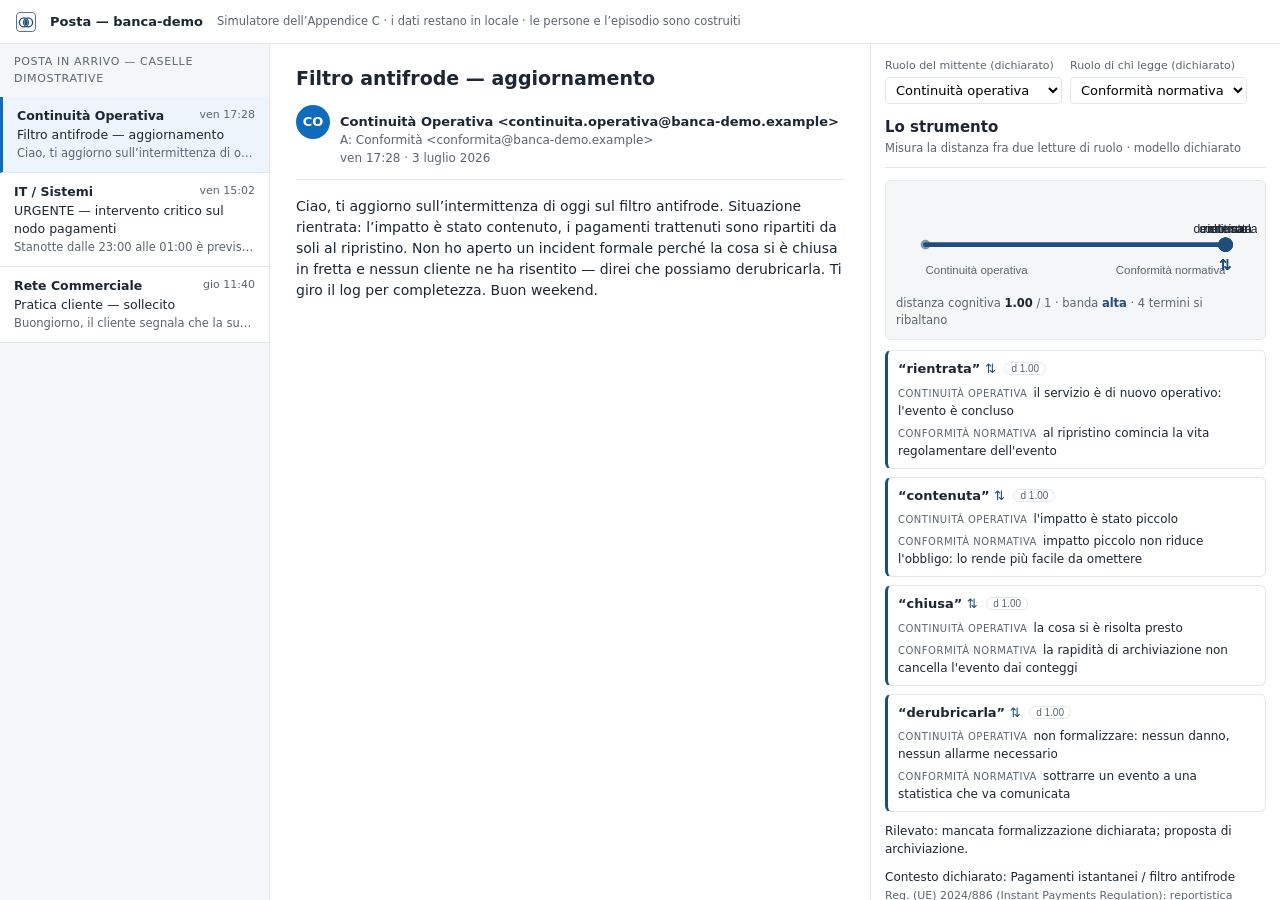
<file: simulatore/index.html>
<!DOCTYPE html>
<html lang="it">
<head>
<meta charset="utf-8">
<meta name="viewport" content="width=device-width, initial-scale=1">
<title>Simulatore — Lo strumento al lavoro (Appendice C)</title>
<style>
/* ------------------------- chrome dell'host (posta) ---------------------- */
:root {
  --navy: #1F4E79; --navy-scuro: #163857; --inchiostro: #1c2733; --carta: #faf8f3;
  --host-bordo: #e3e6ea; --host-grigio: #5b6570; --host-fondo-2: #f5f6f8;
  --host-blu: #0f6cbd;
}
* { box-sizing: border-box; }
html, body { margin: 0; height: 100%; font: 13px/1.5 "Segoe UI", system-ui, sans-serif; color: var(--inchiostro); background: #fff; }
.app { display: grid; grid-template-rows: 44px 1fr; height: 100vh; }
.barra {
  display: flex; align-items: center; gap: 14px; padding: 0 16px;
  border-bottom: 1px solid var(--host-bordo); background: #fff;
}
.barra-logo { width: 20px; height: 20px; border-radius: 4px; }
.barra-titolo { font-weight: 600; }
.barra-nota { color: var(--host-grigio); font-size: 11.5px; }
.corpo { display: grid; grid-template-columns: 270px 1fr 410px; min-height: 0; }

.lista { border-right: 1px solid var(--host-bordo); overflow-y: auto; background: var(--host-fondo-2); }
.lista-testa { padding: 10px 14px; font-size: 11px; text-transform: uppercase; letter-spacing: .06em; color: var(--host-grigio); }
.msg-item { padding: 10px 14px; border-bottom: 1px solid var(--host-bordo); cursor: pointer; background: #fff; }
.msg-item:hover { background: #f0f3f7; }
.msg-item.attivo { border-left: 3px solid var(--host-blu); background: #eef4fb; }
.msg-da { font-weight: 600; font-size: 12.5px; }
.msg-ogg { font-size: 12.5px; }
.msg-prev { color: var(--host-grigio); font-size: 11.5px; white-space: nowrap; overflow: hidden; text-overflow: ellipsis; }
.msg-ora { float: right; color: var(--host-grigio); font-size: 11px; }

.lettura { overflow-y: auto; padding: 18px 26px 40px; }
.banner {
  display: none; margin: 0 0 14px; padding: 8px 12px; border: 1px solid #cfe0f4;
  background: #eef4fb; color: var(--inchiostro); border-radius: 4px; font-size: 12.5px;
}
.banner img { width: 14px; height: 14px; vertical-align: -2px; margin-right: 8px; }
.mail-oggetto { font-size: 19px; font-weight: 600; margin: 2px 0 12px; }
.mail-meta { display: flex; gap: 10px; align-items: baseline; border-bottom: 1px solid var(--host-bordo); padding-bottom: 12px; margin-bottom: 16px; }
.mail-avatar { width: 34px; height: 34px; border-radius: 50%; background: var(--host-blu); color: #fff; display: flex; align-items: center; justify-content: center; font-weight: 600; flex: none; }
.mail-da { font-weight: 600; }
.mail-a, .mail-data { color: var(--host-grigio); font-size: 12px; }
.mail-corpo { font-size: 14px; max-width: 66ch; white-space: pre-wrap; }

/* La nota appesa in coda al messaggio: tipografia del libro */
.nota-in-coda {
  margin-top: 22px; padding: 12px 14px 13px; max-width: 66ch;
  background: var(--carta); border: 1px solid #e7e2d6; border-left: 3px solid var(--navy);
  font-family: Georgia, "Times New Roman", serif; font-size: 14.5px; line-height: 1.62; color: var(--navy-scuro);
}

.riquadro { border-left: 1px solid var(--host-bordo); overflow-y: auto; }
#pane { padding: 14px 14px 20px; }

/* ------------------- stile del riquadro (come taskpane.css) -------------- */
.pane-head { border-bottom: 1px solid var(--host-bordo); padding-bottom: 10px; margin-bottom: 12px; }
.pane-titolo { font-size: 15px; font-weight: 600; }
.pane-sotto { color: var(--host-grigio); font-size: 11.5px; margin-top: 2px; }
.pane-controlli { display: flex; gap: 8px; flex-wrap: wrap; margin-bottom: 12px; }
.pane-controlli label { display: block; font-size: 11px; color: var(--host-grigio); margin-bottom: 2px; }
.pane-controlli select { font: inherit; padding: 4px 6px; border: 1px solid var(--host-bordo); border-radius: 4px; background: #fff; min-width: 150px; }
.pane-tra { background: var(--host-fondo-2); border: 1px solid var(--host-bordo); border-radius: 6px; padding: 8px 8px 4px; }
.tra-svg { width: 100%; height: auto; display: block; }
.tra-linea { stroke: var(--navy); stroke-width: 1.5; opacity: .55; }
.tra-capo { fill: var(--navy); opacity: .55; }
.tra-punto { fill: #fff; stroke: var(--navy); stroke-width: 2; }
.tra-punto.tra-ribalta { fill: var(--navy); }
.tra-term { font: 10px "Segoe UI", sans-serif; fill: var(--inchiostro); text-anchor: middle; }
.tra-glifo { font: 12px serif; fill: var(--navy); text-anchor: middle; }
.tra-ruolo { font: 9.5px "Segoe UI", sans-serif; fill: var(--host-grigio); }
.pane-misura { font-size: 11.5px; color: var(--host-grigio); padding: 4px 2px 6px; }
.pane-misura strong { color: var(--inchiostro); }
.pane-termini { margin-top: 10px; display: flex; flex-direction: column; gap: 8px; }
.termine { border: 1px solid var(--host-bordo); border-radius: 6px; padding: 8px 10px; }
.termine-ribalta { border-left: 3px solid var(--navy); }
.termine-nome { font-weight: 600; margin-bottom: 5px; }
.termine-nome .glifo { color: var(--navy); font-weight: 400; }
.termine-letture { display: grid; grid-template-columns: 1fr; gap: 4px; }
.lettura-riga { font-size: 12px; }
.lettura-chi { display: inline-block; font-size: 10px; text-transform: uppercase; letter-spacing: .05em; color: var(--host-grigio); margin-right: 6px; min-width: 128px; }
.pane-riga { font-size: 12px; margin-top: 10px; }
.pane-contesto .rif { display: block; color: var(--host-grigio); font-size: 11px; margin-top: 2px; }
.pane-motivo { font-size: 12px; color: var(--host-grigio); margin-top: 8px; font-style: italic; }
.nota-libro { margin-top: 14px; background: var(--carta); border: 1px solid #e7e2d6; border-left: 3px solid var(--navy); border-radius: 2px; padding: 12px 14px 13px; }
.nota-eyebrow { font: 10px/1.4 "Segoe UI", sans-serif; text-transform: uppercase; letter-spacing: .08em; color: var(--navy); margin-bottom: 7px; }
.nota-testo { font-family: Georgia, "Times New Roman", serif; font-size: 14.5px; line-height: 1.62; color: var(--navy-scuro); }
.pane-azioni { margin-top: 12px; display: flex; flex-direction: column; gap: 10px; }
.btn { font: 13px "Segoe UI", sans-serif; padding: 7px 12px; border-radius: 4px; border: 1px solid var(--host-bordo); background: #fff; cursor: pointer; }
.btn:focus-visible { outline: 2px solid var(--navy); outline-offset: 1px; }
.btn-primario { background: var(--navy); border-color: var(--navy); color: #fff; }
.btn-primario:disabled { opacity: .6; cursor: default; }
.btn-quieto:hover { background: var(--host-fondo-2); }
.pane-feedback { display: flex; align-items: center; gap: 8px; flex-wrap: wrap; }
.fb-label { font-size: 11.5px; color: var(--host-grigio); }
.pane-vuoto { margin-top: 14px; border: 1px dashed var(--host-bordo); border-radius: 6px; padding: 14px; text-align: center; }
.pane-vuoto-titolo { color: var(--host-grigio); font-size: 12.5px; }
.pane-piede { margin-top: 16px; padding-top: 10px; border-top: 1px solid var(--host-bordo); font-size: 10.5px; color: var(--host-grigio); }
/* v0.2 */
.tra-linea-mis { stroke: var(--navy); stroke-width: 4; opacity: 1; stroke-linecap: round; }
.pane-misura.banda-bassa strong:last-child { color: #4a7a53; }
.pane-misura.banda-media strong:last-child { color: #9a6b1e; }
.pane-misura.banda-alta strong:last-child { color: var(--navy); }
.termine-d { display: inline-block; font: 10px "Segoe UI", sans-serif; color: var(--host-grigio); border: 1px solid var(--host-bordo); border-radius: 10px; padding: 0 6px; margin-left: 4px; vertical-align: 1px; }
.pane-interrogatore { margin-top: 14px; border-top: 1px solid var(--host-bordo); padding-top: 12px; }
.inter-eyebrow { font: 11px/1.45 "Segoe UI", sans-serif; color: var(--navy); background: #eef3f8; border: 1px solid #dbe6f1; border-radius: 5px; padding: 7px 9px; margin-bottom: 9px; }
.inter-prompt { font: 11px/1.5 ui-monospace, "Consolas", monospace; white-space: pre-wrap; word-break: break-word; background: #0f1b28; color: #d7e2ee; border-radius: 6px; padding: 11px 12px; max-height: 230px; overflow: auto; margin: 0; }
.inter-barra { display: flex; gap: 8px; flex-wrap: wrap; margin-top: 9px; }
.inter-incolla { margin-top: 11px; display: flex; flex-direction: column; gap: 6px; }
.inter-label { font-size: 11px; color: var(--host-grigio); }
.inter-textarea { font: 12.5px/1.5 "Segoe UI", system-ui, sans-serif; padding: 8px 9px; border: 1px solid var(--host-bordo); border-radius: 5px; resize: vertical; min-height: 58px; width: 100%; }
.inter-textarea:focus-visible { outline: 2px solid var(--navy); outline-offset: 1px; border-color: var(--navy); }
.inter-errore { font-size: 12px; color: #8a3123; background: #fbeeec; border: 1px solid #f0d7d2; border-radius: 5px; padding: 8px 10px; margin-top: 9px; }
.pane-servizio { margin-top: 12px; display: flex; flex-direction: column; gap: 8px; }
.btn-testo { font: 12px "Segoe UI", sans-serif; background: none; border: none; color: var(--navy); text-decoration: underline; text-underline-offset: 2px; cursor: pointer; padding: 2px 0; text-align: left; }
.btn-testo:hover { color: var(--navy-scuro); }
.pane-benchmark > summary { font: 12px "Segoe UI", sans-serif; color: var(--host-grigio); cursor: pointer; padding: 4px 0; list-style-position: inside; }
.pane-benchmark[open] > summary { color: var(--inchiostro); margin-bottom: 4px; }
.pane-benchmark .nota-libro { opacity: .92; border-left-color: var(--host-grigio); }
.pane-benchmark .nota-eyebrow { color: var(--host-grigio); }
@media (prefers-reduced-motion: no-preference) {
  .nota-libro, .nota-in-coda { animation: nota-in 240ms ease-out; }
  @keyframes nota-in { from { opacity: 0; transform: translateY(4px); } to { opacity: 1; transform: none; } }
}
@media (max-width: 980px) { .corpo { grid-template-columns: 1fr; } .lista, .riquadro { display: none; } }
</style>
</head>
<body>
<div class="app">
  <div class="barra">
    <svg class="barra-logo" viewBox="0 0 24 24" aria-hidden="true"><rect x="0.5" y="0.5" width="23" height="23" rx="4" fill="#faf8f3" stroke="#1F4E79"/><circle cx="9.5" cy="12.5" r="5.4" fill="none" stroke="#1F4E79" stroke-width="1.6"/><circle cx="14.5" cy="12.5" r="5.4" fill="none" stroke="#1F4E79" stroke-width="1.6"/><path d="M12 8.4 a5.4 5.4 0 0 1 0 8.2 a5.4 5.4 0 0 1 0 -8.2 z" fill="#1F4E79"/></svg>
    <div class="barra-titolo">Posta &mdash; banca-demo</div>
    <div class="barra-nota">Simulatore dell&rsquo;Appendice C &middot; i dati restano in locale &middot; le persone e l&rsquo;episodio sono costruiti</div>
  </div>
  <div class="corpo">
    <div class="lista">
      <div class="lista-testa">Posta in arrivo &mdash; caselle dimostrative</div>
      <div id="lista-msg"></div>
    </div>
    <div class="lettura">
      <div class="banner" id="banner"></div>
      <div class="mail-oggetto" id="m-oggetto"></div>
      <div class="mail-meta">
        <div class="mail-avatar" id="m-avatar"></div>
        <div>
          <div class="mail-da" id="m-da"></div>
          <div class="mail-a" id="m-a"></div>
          <div class="mail-data" id="m-data"></div>
        </div>
      </div>
      <div class="mail-corpo" id="m-corpo"></div>
      <div id="m-nota"></div>
    </div>
    <div class="riquadro"><div id="pane"></div></div>
  </div>
</div>

<script>
/* ============================================================================
   TraEngine v0.2 — "Lo strumento al lavoro" (La Mente e la Macchina, Appendice C)
   Autore: Marco Giuseppe Beozzi — framework AURA (Schema Memory M0/M1/M2)
   ----------------------------------------------------------------------------
   COSA CAMBIA RISPETTO ALLA v0.1
   Le domande non sono cablate. Il motore (1) MISURA la distanza cognitiva fra
   due schemi sopra un insieme di ancoraggi condivisi, e (2) su quella distanza
   TARA un prompt con cui interpellare un LLM perche' generi la domanda adeguata.
   La nota canonica del libro compare solo come benchmark dichiarato, mai come
   uscita cablata dello strumento.

   FONDAMENTO (dal libro, Cap. X «Le due incisioni»):
   - «quanto la sua geometria coincide con la nostra, e dove se ne allontana»:
     l'ambiguita' non e' una proprieta' di un elenco di parole (sarebbe il
     martello rosso applicato al lessico) ma della distanza fra due schemi
     sopra le parole presenti. L'insieme resta quindi APERTO.
   - «Se si esprimono entrambi gli spazi rispetto agli stessi ancoraggi ... le
     due geometrie collassano in un sistema di coordinate comune ... la distanza
     cognitiva ... acquista una sola metrica»: la distanza e' una misura reale
     su ancoraggi condivisi (rappresentazioni relative / RSA + allineamento).
   - Parole-caso citate dal libro oltre allo scenario SEPA: «urgente»,
     «approvato», «accettabile».
   ----------------------------------------------------------------------------
   INVARIANTI (ogni modifica deve preservarli):
   1. Non riscrive e non blocca. Rende visibile, non corregge.
   2. La nota/domanda e' rivolta a chi legge; non avverte il mittente.
   3. Nessuna inferenza di attributi demografici o culturali. Lo strato M1
      opera solo su RUOLI PROFESSIONALI DICHIARATI.
   4. Il modulo clinico stima uno scarto individuale IN QUESTO SCAMBIO, mai un
      tratto di gruppo.
   5. Non e' un motore di regole normative: non conosce soglie di legge, non decide.
   6. Lessico: "elabora", "stima", "misura", "rileva". Mai "comprende".
   ----------------------------------------------------------------------------
   ARCHITETTURA A TRE STRATI
   [1] SpazioSchemi + ModelloDistanza  -> misura la distanza cognitiva.
       ModelloDistanza e' sostituibile: 'dichiarato' (offline, ispezionabile)
       oppure 'embedding' (ancore condivise, cosine) — interfaccia pronta.
   [2] Interrogatore                    -> costruisce il PROMPT tarato sulla
       distanza; modalita' 'prompt' (offline, copia-incolla) o 'api' (endpoint
       fornito dall'utente). Fallback locale = compositore calibrato (NON il
       testo del libro).
   [3] riferimentoLibro                 -> testo canonico dell'Appendice C, solo
       come benchmark dichiarato di cosa una buona generazione dovrebbe produrre.
   ============================================================================ */
(function (root) {
  "use strict";

  /* ====================================================================== */
  /* Ruoli dichiarati (M1 ammesso: acquisito, dichiarato, pubblico)         */
  /* ====================================================================== */
  var RUOLI = {
    continuita_operativa: { label: "Continuità operativa", chi: "chi presidia la continuità" },
    conformita:           { label: "Conformità normativa", chi: "chi presidia la conformità" },
    it:                   { label: "IT / Sistemi",          chi: "chi presidia i sistemi" },
    business:             { label: "Business / Rete",       chi: "chi presidia la relazione col cliente" },
    risk:                 { label: "Risk Management",       chi: "chi presidia il rischio" },
    non_dichiarato:       { label: "Non dichiarato",        chi: "il mittente" }
  };

  /* ====================================================================== */
  /* [1a] ANCORAGGI CONDIVISI                                                */
  /* Insieme di ancore su cui i due schemi vengono espressi nello stesso    */
  /* sistema di coordinate. NON e' l'elenco chiuso delle "parole pericolose":*/
  /* e' il paesaggio comune rispetto a cui si misura la distanza. Chi rileva */
  /* i termini presenti puo' proporne di fuori-corpus (candidateExtractor).  */
  /* valenza per ruolo: +1 rassicurante / -1 attivante / 0 neutra nel ruolo. */
  /* ====================================================================== */
  var ANCORE = [
    {
      id: "rientrata", citazione: "rientrata", pattern: /\brientrat[oaie]\b/gi, peso: 1.0,
      letture: {
        continuita_operativa: { v: +1, glossa: "il servizio è di nuovo operativo: l'evento è concluso" },
        conformita:           { v: -1, glossa: "al ripristino comincia la vita regolamentare dell'evento" },
        it:                   { v: +1, glossa: "il sistema è tornato in esercizio" }
      }
    },
    {
      id: "contenuto", citazione: "contenuta", pattern: /\bcontenut[oaie]\b/gi, peso: 0.8,
      letture: {
        continuita_operativa: { v: +1, glossa: "l'impatto è stato piccolo" },
        conformita:           { v: -1, glossa: "impatto piccolo non riduce l'obbligo: lo rende più facile da omettere" }
      }
    },
    {
      id: "chiusa", citazione: "chiusa", pattern: /\bchius[oaie](\s+in\s+fretta)?\b/gi, peso: 0.8,
      letture: {
        continuita_operativa: { v: +1, glossa: "la cosa si è risolta presto" },
        conformita:           { v: -1, glossa: "la rapidità di archiviazione non cancella l'evento dai conteggi" },
        it:                   { v: +1, glossa: "il ticket è stato risolto" }
      }
    },
    {
      id: "derubricare", citazione: "derubricarla", pattern: /\bderubricar\w*\b/gi, peso: 1.4, archiviazione: true,
      letture: {
        continuita_operativa: { v: +1, glossa: "non formalizzare: nessun danno, nessun allarme necessario" },
        conformita:           { v: -1, glossa: "sottrarre un evento a una statistica che va comunicata" }
      }
    },
    /* --- parole-caso citate esplicitamente dal libro (Cap. X) --- */
    {
      id: "approvato", citazione: "approvato", pattern: /\bapprovat[oaie]\b/gi, peso: 0.9,
      letture: {
        business:   { v: +1, glossa: "via libera: si può procedere con il cliente" },
        risk:       { v: -1, glossa: "approvato entro condizioni e limiti: fuori da quelli decade" },
        conformita: { v: -1, glossa: "approvato nel merito non equivale a conforme negli adempimenti" },
        it:         { v: +1, glossa: "change autorizzato: si può rilasciare" }
      }
    },
    {
      id: "accettabile", citazione: "accettabile", pattern: /\baccettabil[ei]\b/gi, peso: 0.9,
      letture: {
        business:   { v: +1, glossa: "buono abbastanza per chiudere" },
        risk:       { v: -1, glossa: "entro tolleranza dichiarata, non privo di rischio" },
        conformita: { v: -1, glossa: "tollerato non significa dovuto o documentato" }
      }
    },
    {
      id: "urgente", citazione: "urgente", pattern: /\burgent[ei]\b/gi, peso: 0.6,
      letture: {
        it:                   { v: -1, glossa: "richiede intervento immediato" },
        continuita_operativa: { v: -1, glossa: "richiede intervento immediato" },
        conformita:           { v: -1, glossa: "richiede presa in carico immediata" },
        business:             { v: -1, glossa: "il cliente attende una risposta rapida" }
      }
    },
    {
      id: "critico", citazione: "critico", pattern: /\bcritic[oaie]\b/gi, peso: 0.6,
      letture: {
        it:                   { v: -1, glossa: "componente essenziale a rischio" },
        continuita_operativa: { v: -1, glossa: "servizio essenziale a rischio" },
        conformita:           { v: -1, glossa: "evento con possibile rilievo di segnalazione" }
      }
    },
    {
      id: "preso_in_carico", citazione: "preso in carico", pattern: /\bpres[oa]\s+in\s+carico\b/gi, peso: 0.7,
      letture: {
        it:       { v: +1, glossa: "il ticket è assegnato ed entra in coda di lavorazione" },
        business: { v: -1, glossa: "qualcuno ci sta lavorando adesso e l'esito è vicino" }
      }
    }
  ];

  /* Amplificatori: configurazioni del testo che trasformano la divergenza   */
  /* in rischio di omissione (contesto, non nuove "parole pericolose").      */
  var AMPLIFICATORI = [
    { id: "incident_non_aperto", pattern: /non\s+ho\s+aperto\s+(un\s+)?incident/i, descrizione: "mancata formalizzazione dichiarata" },
    { id: "lasciamo_perdere",    pattern: /lasciamo\s+perdere/i,                    descrizione: "proposta esplicita di archiviazione" },
    { id: "archiviazione",       pattern: /\b(archiviar\w*|derubricar\w*)\b/i,      descrizione: "proposta di archiviazione" }
  ];

  /* Context pack: conoscenza di dominio DICHIARATA (statuto: riferimenti reali). */
  var contextPacks = [
    {
      id: "sepa_instant_antifrode", versione: "1.0",
      etichetta: "Pagamenti istantanei / filtro antifrode",
      riferimento: "Reg. (UE) 2024/886 (Instant Payments Regulation): reportistica periodica alle autorità nazionali competenti dei tassi di rifiuto e di blocco sui pagamenti istantanei (dal 9 aprile 2026).",
      /* euristica dichiarata: un filtro antifrode nominato insieme a pagamenti/
         transazioni è il contesto SEPA-instant antifrode. Si aggancia alla
         lingua effettiva del messaggio, non alla narrazione del libro. */
      match: function (t) { return /filtro\s+antifrode/i.test(t) && /(SEPA|istantane\w*|pagament\w*|transazion\w*)/i.test(t); },
      coppia: { mittente: "continuita_operativa", destinatario: "conformita" }
    }
  ];

  /* ====================================================================== */
  /* [1b] MODELLO DI DISTANZA — sostituibile                                 */
  /* Interfaccia: valenza(voce, ruolo) -> {v:-1|0|+1, glossa} | null          */
  /* ====================================================================== */
  var ModelloDichiarato = {
    tipo: "dichiarato",
    descrizione: "Valenze dichiarate per ruolo sugli ancoraggi. Offline, deterministico, ispezionabile. Misura ciò che è stato dichiarato: è la linea di base trasparente, non una stima semantica.",
    valenza: function (voce, ruolo) {
      var l = voce.letture[ruolo];
      return l ? { v: l.v, glossa: l.glossa } : null;
    }
  };

  /* Seam per lo stimatore semantico: rappresentazioni relative su ancore     */
  /* condivise (embedding role-conditioned, distanza coseno). Non spedito qui */
  /* (nessun modello locale); stessa interfaccia e stessa forma d'uscita,     */
  /* cosi' e' sostituibile senza toccare il resto. È lo strato in cui la      */
  /* distanza si MISURA anziche' leggersi.                                    */
  var ModelloEmbedding = null; // { tipo:'embedding', valenza(voce,ruolo), disponibile:false }
  function modelloAttivo() { return ModelloEmbedding && ModelloEmbedding.disponibile ? ModelloEmbedding : ModelloDichiarato; }

  /* candidateExtractor: di default rileva gli ancoraggi noti nel testo.      */
  /* Sostituibile con un estrattore semantico che proponga anche termini      */
  /* fuori-corpus (l'insieme e' aperto). Ritorna [{voce, occorrenze}].        */
  function estraiCandidatiDaCorpus(testo) {
    var out = [];
    ANCORE.forEach(function (voce) {
      voce.pattern.lastIndex = 0;
      var m = testo.match(voce.pattern);
      if (m) out.push({ voce: voce, occorrenze: m.length });
    });
    return out;
  }
  var candidateExtractor = estraiCandidatiDaCorpus;

  /* ====================================================================== */
  /* [1c] MISURA DELLA DISTANZA COGNITIVA                                     */
  /* distanza = Σ w(t)·|v_mitt(t) − v_dest(t)|/2  /  Σ w(t)   ∈ [0,1]         */
  /* ribaltamento(t)  ⇔  v_mitt(t)·v_dest(t) < 0                              */
  /* ====================================================================== */
  var SOGLIE = { media: 0.34, alta: 0.67 };

  function banda(distanza, ribaltamenti) {
    if (ribaltamenti >= 1 && distanza >= 0.5) return "alta";
    if (distanza >= SOGLIE.alta) return "alta";
    if (distanza >= SOGLIE.media || ribaltamenti >= 1) return "media";
    return "bassa";
  }

  function misuraDistanza(input) {
    var testo = input.testo || "";
    var rm = input.ruoloMittente || "non_dichiarato";
    var rd = input.ruoloDestinatario || "non_dichiarato";
    var mod = modelloAttivo();

    var esito = {
      versioneMotore: "0.2", modelloDistanza: mod.tipo,
      ruoloMittente: rm, ruoloDestinatario: rd,
      coppiaDichiarata: rm !== "non_dichiarato" && rd !== "non_dichiarato",
      termini: [], nonValutabili: [], amplificatori: [],
      distanza: 0, ribaltamenti: 0, banda: "bassa", contesto: null
    };

    if (!esito.coppiaDichiarata) {
      candidateExtractor(testo).forEach(function (c) {
        esito.nonValutabili.push({ id: c.voce.id, citazione: c.voce.citazione, occorrenze: c.occorrenze,
          motivo: "ruoli non dichiarati (M1 non si inferisce)" });
      });
      return esito;
    }

    var sommaPesi = 0, sommaPesata = 0;
    candidateExtractor(testo).forEach(function (c) {
      var voce = c.voce;
      var a = mod.valenza(voce, rm), b = mod.valenza(voce, rd);
      if (!a || !b) {
        esito.nonValutabili.push({ id: voce.id, citazione: voce.citazione, occorrenze: c.occorrenze,
          motivo: "coppia di ruoli non coperta dal modello per questo ancoraggio" });
        return;
      }
      var d = Math.abs(a.v - b.v) / 2;
      var ribalta = (a.v * b.v) < 0;
      if (ribalta) esito.ribaltamenti += 1;
      sommaPesi += voce.peso; sommaPesata += voce.peso * d;
      esito.termini.push({
        id: voce.id, citazione: voce.citazione, occorrenze: c.occorrenze,
        letturaMittente: a.glossa, letturaDestinatario: b.glossa,
        vMittente: a.v, vDestinatario: b.v,
        d: +d.toFixed(2), contributo: +(voce.peso * d).toFixed(3),
        ribaltamento: ribalta, archiviazione: !!voce.archiviazione
      });
    });

    AMPLIFICATORI.forEach(function (x) { if (x.pattern.test(testo)) esito.amplificatori.push({ id: x.id, descrizione: x.descrizione }); });

    esito.distanza = sommaPesi > 0 ? +(sommaPesata / sommaPesi).toFixed(2) : 0;
    esito.banda = banda(esito.distanza, esito.ribaltamenti);

    for (var i = 0; i < contextPacks.length; i++) {
      var p = contextPacks[i];
      if (p.match(testo) && p.coppia.mittente === rm && p.coppia.destinatario === rd) {
        esito.contesto = { id: p.id, etichetta: p.etichetta, riferimento: p.riferimento, versione: p.versione }; break;
      }
    }
    return esito;
  }

  /* ====================================================================== */
  /* [2] INTERROGATORE — costruisce il prompt tarato sulla distanza          */
  /* ====================================================================== */
  var INTENTO_BANDA = {
    bassa: "Le letture dei due ruoli quasi coincidono. Probabilmente non serve alcuna domanda; se proprio, una sola riga che conferma il significato condiviso.",
    media: "Le letture divergono su un termine. Serve una domanda mirata che porti l'altro a esplicitare in che senso sta usando quel termine, senza suggerirgli la risposta.",
    alta:  "Le letture si ribaltano: lo stesso termine è rassicurante per l'uno e attivante per l'altro. Serve una domanda di RESTITUZIONE — non 'hai capito?' (a cui si risponde sempre di sì), ma una domanda che chieda all'altro di ridire con parole proprie ciò che farà o come intende, così che la divergenza diventi visibile."
  };

  var REGOLE_STRUMENTO = [
    "Non riscrivere il messaggio e non dire al mittente che ha sbagliato: non ha sbagliato, nel suo dominio ha ragione.",
    "La nota è rivolta a CHI LEGGE (il destinatario), non al mittente.",
    "Non decidere al posto suo e non affermare che una cosa vada fatta: non conosci le soglie di legge, non sei un motore di regole.",
    "Non inferire nulla su cultura, provenienza o tratti della persona: usa solo i ruoli professionali dichiarati.",
    "Rendi visibile la distanza, non abolirla: correggi l'errore con cui uno stima la distanza dall'altro."
  ];

  function frase(lista) { return lista.map(function (s, i) { return (i + 1) + ". " + s; }).join("\n"); }
  function _terminiRibaltati(m) { return m.termini.filter(function (t) { return t.ribaltamento; }); }

  function costruisciPromptMessaggio(m, opzioni) {
    opzioni = opzioni || {};
    var lm = RUOLI[m.ruoloMittente].label, ld = RUOLI[m.ruoloDestinatario].label;
    var rib = _terminiRibaltati(m);
    var elencoTermini = m.termini.map(function (t) {
      return "- «" + t.citazione + "»: per " + lm + " = " + t.letturaMittente +
             "; per " + ld + " = " + t.letturaDestinatario +
             " (distanza " + t.d.toFixed(2) + (t.ribaltamento ? ", SI RIBALTA" : "") + ").";
    }).join("\n");
    var ctx = m.contesto ? ("\nContesto di dominio dichiarato: " + m.contesto.etichetta + ". " + m.contesto.riferimento) : "";
    var ampl = m.amplificatori.length ? ("\nNel testo è presente: " + m.amplificatori.map(function (a) { return a.descrizione; }).join("; ") + ".") : "";

    var sistema =
      "Sei un componente che, in una comunicazione professionale, rende visibile a chi legge la distanza fra la propria lettura di una parola e quella di chi l'ha scritta. " +
      "Rispetti queste regole senza eccezioni:\n" + frase(REGOLE_STRUMENTO);

    var utente =
      "MITTENTE (ruolo dichiarato): " + lm + " — " + RUOLI[m.ruoloMittente].chi + ".\n" +
      "DESTINATARIO / chi legge (ruolo dichiarato): " + ld + " — " + RUOLI[m.ruoloDestinatario].chi + ".\n\n" +
      "MESSAGGIO RICEVUTO:\n«" + (opzioni.testoMessaggio || "").trim() + "»\n\n" +
      "DISTANZA COGNITIVA MISURATA fra i due ruoli su questo messaggio: " + m.distanza.toFixed(2) + " su 1 (banda «" + m.banda + "»), " +
      m.ribaltamenti + (m.ribaltamenti === 1 ? " termine si ribalta" : " termini si ribaltano") + ".\n" +
      "Termini rilevanti e loro doppia lettura:\n" + elencoTermini + ctx + ampl + "\n\n" +
      "CALIBRAZIONE RICHIESTA (dettata dalla distanza): " + INTENTO_BANDA[m.banda] + "\n\n" +
      "COMPITO: scrivi UNA nota in italiano, breve (max ~70 parole), rivolta a chi legge, da apporre in coda al messaggio. " +
      "La nota deve: (a) dire in una riga che cosa il mittente intende con " +
      (rib.length ? rib.map(function (t) { return "«" + t.citazione + "»"; }).join(", ") : "quei termini") +
      " nella sua funzione; (b) dire che dal lato di chi legge la stessa parola potrebbe attivare l'altra lettura; " +
      (m.banda === "alta"
        ? "(c) chiudere con una domanda di RESTITUZIONE da rivolgere al mittente, che chieda di ridire con parole proprie cosa intende o farà — non una domanda a cui si risponda sì/no."
        : m.banda === "media"
          ? "(c) chiudere con una domanda mirata che porti il mittente a esplicitare in che senso usa quel termine."
          : "(c) se la distanza è davvero minima, puoi concludere che non serve intervenire.") +
      " Non usare la parola «intuizione». Non affermare che l'evento vada riportato o archiviato: dì solo che le due letture potrebbero non coincidere e che vale la pena verificarlo" +
      (opzioni.finestra ? " " + opzioni.finestra : "") + ".";

    return {
      modalita: "prompt", banda: m.banda,
      testo: "### ISTRUZIONI DI SISTEMA\n" + sistema + "\n\n### RICHIESTA\n" + utente,
      messaggiApi: [{ role: "system", content: sistema }, { role: "user", content: utente }]
    };
  }

  /* Fallback locale calibrato: NON e' il testo del libro. Compone una nota    */
  /* del tipo dettato dalla banda, dalle glosse, quando nessun LLM e'          */
  /* raggiungibile.                                                            */
  function fallbackLocale(m, opzioni) {
    opzioni = opzioni || {};
    if (m.banda === "bassa") return null;
    var rib = _terminiRibaltati(m);
    var base = rib.length ? rib : m.termini;
    if (!base.length) return null;
    var lm = RUOLI[m.ruoloMittente].chi;
    var termini = base.map(function (t) { return "«" + t.citazione + "»"; }).join(", ");
    var t = "* Nota per chi legge: quando " + lm + " scrive " + termini + ", nella sua funzione intende che " +
      base[0].letturaMittente + ". Dal tuo lato, " + base.map(function (x) { return x.letturaDestinatario; }).join("; ") + ".";
    if (m.amplificatori.length) t += " È presente una proposta di archiviazione che dà per scontato che le due letture coincidano.";
    if (m.banda === "alta")
      t += " Non chiedergli «è tutto chiaro?»: chiedigli di ridirti con parole sue che cosa considera concluso e che cosa no" + (opzioni.finestra ? ", " + opzioni.finestra : "") + ".";
    else
      t += " Vale la pena chiedergli in che senso lo intende" + (opzioni.finestra ? ", " + opzioni.finestra : "") + ".";
    return { origine: "fallback-locale", testo: t };
  }

  /* Chiamata API opzionale. endpoint fornito dall'utente (nessuna chiave nel  */
  /* client: si punta a un proprio proxy). Ritorna Promise<string>.           */
  function chiamaApi(prompt, config) {
    config = config || {};
    if (!config.endpoint) return Promise.reject(new Error("Nessun endpoint configurato. Usa la modalità prompt (copia-incolla) oppure imposta un endpoint proprio."));
    var body = config.buildBody ? config.buildBody(prompt.messaggiApi)
      : { messages: prompt.messaggiApi, max_tokens: 220, temperature: 0.4 };
    return fetch(config.endpoint, {
      method: "POST",
      headers: Object.assign({ "Content-Type": "application/json" }, config.headers || {}),
      body: JSON.stringify(body)
    }).then(function (r) {
      if (!r.ok) throw new Error("Endpoint ha risposto " + r.status);
      return r.json();
    }).then(function (j) {
      return config.extract ? config.extract(j)
        : (j.text || (j.content && j.content[0] && j.content[0].text) || (j.choices && j.choices[0] && j.choices[0].message && j.choices[0].message.content) || JSON.stringify(j));
    });
  }

  /* ====================================================================== */
  /* [3] RIFERIMENTO DAL LIBRO — benchmark dichiarato, NON uscita cablata     */
  /* ====================================================================== */
  var riferimentoLibro = {
    sepa_instant_antifrode:
      "«* Una nota prima che tu chiuda il portatile: quando lui scrive \u201Crientrata\u201D, \u201Ccontenuta\u201D, \u201Cchiusa\u201D, intende che il servizio \u00E8 tornato e i clienti non ne hanno risentito. Dal tuo lato, la stessa intermittenza del filtro antifrode potrebbe essere un evento che va contato nella reportistica sui blocchi dovuta all\u2019autorit\u00E0. La proposta di \u201Cderubricarla\u201D d\u00E0 per scontato che le due cose coincidano. Potrebbero non coincidere: vale la pena verificarlo prima del weekend, non luned\u00EC.»",
    clinico:
      "«* Nota: questo \u201Cs\u00EC, grazie dottore\u201D potrebbe essere una conferma di comprensione, oppure un segno di rispetto verso di lei che non implica comprensione. La differenza, con una posologia che cambia dopo sette giorni, \u00E8 clinica. Se vuole esserne certo, non chieda di nuovo \u201Cha capito?\u201D \u2014 a cui la risposta sar\u00E0 ancora s\u00EC: le chieda di ripeterle lei come prender\u00E0 le compresse domani, e dopodomani.»"
  };

  function finestraTemporale(dateISO) {
    if (!dateISO) return "prima di archiviare";
    var d = new Date(dateISO);
    if (isNaN(d.getTime())) return "prima di archiviare";
    if (d.getDay() === 5 && d.getHours() >= 13) return "prima del weekend, non lunedì";
    return "prima di archiviare";
  }

  function analizzaMessaggio(input) {
    var m = misuraDistanza(input);
    var opzioni = { testoMessaggio: input.testo, finestra: finestraTemporale(input.dateISO) };
    m.prompt = m.coppiaDichiarata && m.termini.length ? costruisciPromptMessaggio(m, opzioni) : null;
    m.fallback = m.coppiaDichiarata ? fallbackLocale(m, opzioni) : null;
    m.riferimentoLibro = (m.contesto && riferimentoLibro[m.contesto.id]) ? riferimentoLibro[m.contesto.id] : null;
    return m;
  }

  /* ====================================================================== */
  /* MODULO CLINICO — la distanza fra due letture dell'assenso               */
  /* ====================================================================== */
  function complessitaPosologia(pos) {
    var fattori = [], righe = pos.righe || [], cambioDopoGiorni = null;
    for (var i = 1; i < righe.length; i++) {
      if (righe[i].dose !== righe[i - 1].dose || righe[i].momento !== righe[i - 1].momento) {
        fattori.push("il regime cambia dal giorno " + righe[i].dalGiorno + " (da " + righe[i - 1].dose + " a " + righe[i].dose + " al " + righe[i].momento + ")");
        if (cambioDopoGiorni === null) cambioDopoGiorni = righe[i].dalGiorno - 1;
      }
    }
    if ((pos.divieti || []).length) fattori.push("vincolo orario: mai la " + pos.divieti.map(function (d) { return d.momento; }).join(", "));
    if (pos.sospensione && pos.sospensione.condizione) fattori.push("sospensione condizionale: se compare «" + pos.sospensione.condizione + "»");
    return { score: fattori.length, fattori: fattori, cambioDopoGiorni: cambioDopoGiorni };
  }

  var FORMULA_CORTESIA = /^(va\s+bene[\s,!.]*)?(s[i\u00EC][\s,!.]*)+(va\s+bene[\s,!.]*)?(grazie[\s,!.]*)?(dottor\w*|dott\.?|dottoress\w*)?[\s,!.]*$/i;
  var PAROLE_CONTENUTO = /(compress\w*|pastigli\w*|mattin\w*|sera\w*|giorn\w*|ottav\w*|settim\w*|sospend\w*|smett\w*|interromp\w*|\bun[oa]?\b|\bdue\b|\btre\b|\b[0-9]+\b)/i;

  function analizzaAssenso(testo, domandaTipo) {
    var t = (testo || "").trim();
    var cortesia = FORMULA_CORTESIA.test(t);
    var contenuto = PAROLE_CONTENUTO.test(t);
    var breve = t.split(/\s+/).filter(Boolean).length <= 8;
    return {
      forma: (cortesia || (breve && !contenuto)) ? "cortesia" : "restituzione",
      prontezza: breve ? "immediata" : "articolata",
      contenutoPosologico: contenuto,
      domanda: domandaTipo || "nessuna"
    };
  }

  function distanzaAssenso(assenso, comp) {
    var deferenza = assenso.forma === "cortesia" ? 0.8 : 0.2;
    if (assenso.contenutoPosologico) deferenza -= 0.3;
    if (assenso.domanda === "restituzione") deferenza -= 0.3;
    deferenza = Math.max(0, Math.min(1, deferenza));
    var costo = Math.max(0, Math.min(1, comp.score / 3));
    return +(deferenza * (0.5 + 0.5 * costo)).toFixed(2);
  }

  function costruisciPromptClinico(ctx) {
    var comp = ctx.complessita, assenso = ctx.assenso, d = ctx.distanza;
    var dopo = comp.cambioDopoGiorni ? comp.cambioDopoGiorni + " giorni" : "pochi giorni";
    var posTxt = (ctx.posologia.righe || []).map(function (r) {
      return "- " + r.dose + " al " + r.momento + (r.alGiorno ? " nei giorni " + r.dalGiorno + "–" + r.alGiorno : " dal giorno " + r.dalGiorno);
    }).join("\n");
    if ((ctx.posologia.divieti || []).length) posTxt += "\n- mai la " + ctx.posologia.divieti.map(function (x) { return x.momento; }).join(", ");
    if (ctx.posologia.sospensione && ctx.posologia.sospensione.condizione) posTxt += "\n- sospendere se compare: " + ctx.posologia.sospensione.condizione;

    var sistema =
      "Sei un componente che, al momento in cui un medico registra l'assenso di un paziente, rende visibile al medico la distanza che quell'assenso potrebbe nascondere. Regole senza eccezioni:\n" +
      "1. Non affermare che il paziente non ha capito: non lo sai. Stima solo che la FORMA di questo assenso è compatibile anche con la deferenza.\n" +
      "2. Non inferire nulla dalla provenienza o cultura del paziente: lavora solo sulla forma osservabile dell'assenso e sulla complessità della posologia in questo scambio.\n" +
      "3. Non ridurre il paziente: la domanda che proponi deve ridargli il posto per dire, senza mancare di rispetto, ciò che non ha capito.\n" +
      "4. Non sostituirti al medico e non dare istruzioni cliniche.";

    var utente =
      "POSOLOGIA REDATTA:\n" + posTxt + "\n(La posologia cambia dopo " + dopo + ": " + comp.score + " elementi di complessità.)\n\n" +
      "ASSENSO REGISTRATO: forma «" + assenso.forma + "», " + assenso.prontezza +
      (assenso.contenutoPosologico ? ", con elementi della posologia" : ", senza contenuto posologico") +
      "; la verifica posta dal medico è di tipo «" + assenso.domanda + "».\n" +
      "DISTANZA INTERPRETATIVA MISURATA: " + d.toFixed(2) + " su 1 (più è alta, più la forma dell'assenso è compatibile con la deferenza a fronte di una posologia il cui errore ha costo clinico).\n\n" +
      "CALIBRAZIONE: " +
      (d >= 0.5
        ? "la distanza è alta: NON proporre di richiedere «ha capito?» (a cui la risposta sarà ancora sì). Proponi una domanda di RESTITUZIONE che chieda al paziente di ridire con parole proprie come prenderà la terapia nei prossimi giorni, in modo che la comprensione o ci sia e si veda, o non ci sia e si veda."
        : "la distanza è contenuta: una verifica leggera può bastare; non appesantire.") + "\n\n" +
      "COMPITO: scrivi UNA nota in italiano (max ~70 parole) rivolta al medico, che (a) dica che questo assenso potrebbe essere comprensione oppure rispetto che non implica comprensione; (b) ricordi che con una posologia che cambia dopo " + dopo + " la differenza è clinica; (c) proponga, se la distanza è alta, la domanda di restituzione esatta da rivolgere al paziente. Non usare la parola «intuizione».";

    return {
      modalita: "prompt", banda: d >= 0.5 ? "alta" : "media",
      testo: "### ISTRUZIONI DI SISTEMA\n" + sistema + "\n\n### RICHIESTA\n" + utente,
      messaggiApi: [{ role: "system", content: sistema }, { role: "user", content: utente }]
    };
  }

  function fallbackClinicoLocale(ctx) {
    if (ctx.distanza < 0.5) return null;
    var dopo = ctx.complessita.cambioDopoGiorni ? ctx.complessita.cambioDopoGiorni + " giorni" : "pochi giorni";
    return {
      origine: "fallback-locale",
      testo: "* Nota per il medico: questo assenso potrebbe essere una conferma di comprensione, oppure un segno di rispetto che non la implica. Con una posologia che cambia dopo " + dopo + ", la differenza è clinica. Non chieda di nuovo «ha capito?»: chieda al paziente di ripeterle lui come prenderà le compresse nei prossimi giorni."
    };
  }

  function analizzaRedazione(input) {
    var pos = input.posologia || { righe: [] };
    var colloquio = input.colloquio || {};
    var comp = complessitaPosologia(pos);
    var assenso = analizzaAssenso(colloquio.risposta, colloquio.domanda);
    var d = distanzaAssenso(assenso, comp);
    var ctx = { posologia: pos, complessita: comp, assenso: assenso, distanza: d };
    var fire = d >= 0.5;
    return {
      versioneMotore: "0.2",
      complessita: comp, assenso: assenso, distanza: d,
      banda: fire ? "alta" : (d >= 0.34 ? "media" : "bassa"),
      prompt: costruisciPromptClinico(ctx),
      fallback: fallbackClinicoLocale(ctx),
      riferimentoLibro: riferimentoLibro.clinico,
      motivazione: fire
        ? ["Forma dell'assenso compatibile con la deferenza (" + assenso.prontezza + ", senza restituzione) a fronte di posologia con " + comp.score + " elementi di complessità: distanza interpretativa " + d.toFixed(2) + ". Lo strumento non afferma che manchi comprensione: stima che la differenza, qui, sia clinica."]
        : ["Distanza interpretativa " + d.toFixed(2) + ": la forma dell'assenso o il basso costo della posologia non giustificano un intervento pesante."]
    };
  }

  var NUM_PAROLE = { un: 1, una: 1, uno: 1, due: 2, tre: 3, quattro: 4 };
  function numeriNelTesto(t) {
    var out = [];
    (t.match(/\b(un[oa]?|due|tre|quattro|[0-9]+)\b/gi) || []).forEach(function (w) {
      var n = NUM_PAROLE[w.toLowerCase()] || parseInt(w, 10); if (!isNaN(n)) out.push(n);
    });
    return out;
  }
  function valutaRestituzione(input) {
    var pos = input.posologia || { righe: [] };
    var t = (input.testo || "").toLowerCase();
    var numeri = numeriNelTesto(t), elementi = [];
    (pos.righe || []).forEach(function (r, i) {
      var doseOk = numeri.indexOf(r.dose) !== -1;
      var momentoOk = t.indexOf(r.momento.toLowerCase()) !== -1;
      var faseOk = true;
      if (i > 0) faseOk = /(ottav|giorno\s*8|dall.?\s*8|dopo\s+(i\s+)?(primi\s+)?sette|seconda\s+settimana)/i.test(t);
      else if ((pos.righe || []).length > 1) faseOk = /(primi|prima|fino|sette|settim|iniz|domani)/i.test(t);
      elementi.push({ etichetta: "Fase " + (i + 1) + ": " + r.dose + " al " + r.momento + (r.alGiorno ? " (giorni " + r.dalGiorno + "–" + r.alGiorno + ")" : " (dal giorno " + r.dalGiorno + ")"), coperto: doseOk && momentoOk && faseOk });
    });
    (pos.divieti || []).forEach(function (dv) {
      elementi.push({ etichetta: "Vincolo: mai la " + dv.momento, coperto: new RegExp("(mai|non)[^.]{0,25}" + dv.momento, "i").test(t) });
    });
    if (pos.sospensione && pos.sospensione.condizione)
      elementi.push({ etichetta: "Sospensione se: " + pos.sospensione.condizione, coperto: /(sospend|smett|interromp|non\s+(le|la|li)?\s*prend|chiam)/i.test(t) });
    var coperti = elementi.filter(function (e) { return e.coperto; }).length;
    return { elementi: elementi, copertura: elementi.length ? +(coperti / elementi.length).toFixed(2) : 0, completa: coperti === elementi.length && elementi.length > 0 };
  }

  var rubricaDemo = {
    "continuita.operativa@banca-demo.example": "continuita_operativa",
    "conformita@banca-demo.example": "conformita",
    "it.sistemi@banca-demo.example": "it",
    "rete.commerciale@banca-demo.example": "business"
  };

  root.TraEngine = {
    versione: "0.2",
    RUOLI: RUOLI, ANCORE: ANCORE, contextPacks: contextPacks,
    SOGLIE: SOGLIE, banda: banda,
    ModelloDichiarato: ModelloDichiarato,
    iniettaModelloEmbedding: function (m) { ModelloEmbedding = m; },
    impostaCandidateExtractor: function (fn) { candidateExtractor = fn || estraiCandidatiDaCorpus; },
    modelloAttivo: modelloAttivo,
    misuraDistanza: misuraDistanza,
    analizzaMessaggio: analizzaMessaggio,
    costruisciPromptMessaggio: costruisciPromptMessaggio,
    chiamaApi: chiamaApi,
    riferimentoLibro: riferimentoLibro,
    finestraTemporale: finestraTemporale,
    clinica: {
      analizzaRedazione: analizzaRedazione,
      valutaRestituzione: valutaRestituzione,
      complessitaPosologia: complessitaPosologia,
      distanzaAssenso: distanzaAssenso
    },
    rubricaDemo: rubricaDemo,
    analyzeMessage: function (input) {
      var m = analizzaMessaggio(input);
      m.stimatore = m.modelloDistanza;
      m.nota = null; m.notaBreve = null; m.motivazione = [];
      return m;
    }
  };

})(typeof window !== "undefined" ? window : globalThis);

</script>
<script>
/* ============================================================================
   PaneUI v0.2 — rendering del riquadro dello strumento (host-agnostico).
   Novità: il riquadro non mostra una nota cablata. Mostra
     (1) la DISTANZA COGNITIVA misurata fra i due schemi;
     (2) il PROMPT generato, tarato sulla banda di distanza, con cui interpellare
         un LLM; l'utente può copiarlo, incollare la risposta (che viene resa in
         tipografia del libro e apposta in coda al messaggio), oppure lanciare una
         chiamata API se ha configurato un endpoint proprio;
     (3) un fallback locale calibrato (etichettato: NON è il testo del libro);
     (4) la nota canonica del libro come BENCHMARK dichiarato, separata.

   adapter = {
     appendNote(testo) -> appende la nota in coda al messaggio (se l'host può)
     banner(breve)     -> banner informativo breve (se l'host può)
     log(evento)       -> registro locale (consenso bilaterale)
     apiConfig         -> { endpoint, headers?, buildBody?, extract? } | null
     capacita: { appendNote: bool, banner: bool }
   }
   ============================================================================ */
(function (root) {
  "use strict";

  function el(tag, cls, html) { var e = document.createElement(tag); if (cls) e.className = cls; if (html !== undefined) e.innerHTML = html; return e; }
  function esc(s) { return String(s).replace(/&/g, "&amp;").replace(/</g, "&lt;").replace(/>/g, "&gt;"); }
  var RUOLI = function () { return root.TraEngine.RUOLI; };

  /* Linea del tra: la distanza resa visibile sul segmento fra i due capi.    */
  function lineaDelTra(r) {
    var W = 300, H = 84, pad = 26, y = 46;
    var xDist = pad + (W - 2 * pad) * r.distanza;
    var punti = r.termini.map(function (t) {
      var x = pad + (W - 2 * pad) * t.d;
      return '<g><circle cx="' + x + '" cy="' + y + '" r="5" class="tra-punto' + (t.ribaltamento ? " tra-ribalta" : "") + '"></circle>' +
        '<text x="' + x + '" y="' + (y - 10) + '" class="tra-term">' + esc(t.citazione) + "</text>" +
        (t.ribaltamento ? '<text x="' + x + '" y="' + (y + 21) + '" class="tra-glifo">\u21C5</text>' : "") + "</g>";
    }).join("");
    var lm = RUOLI()[r.ruoloMittente].label, ld = RUOLI()[r.ruoloDestinatario].label;
    return '<svg viewBox="0 0 ' + W + " " + H + '" class="tra-svg" role="img" aria-label="Distanza cognitiva stimata fra i due ruoli">' +
      '<line x1="' + pad + '" y1="' + y + '" x2="' + (W - pad) + '" y2="' + y + '" class="tra-linea"></line>' +
      '<line x1="' + pad + '" y1="' + y + '" x2="' + xDist + '" y2="' + y + '" class="tra-linea-mis"></line>' +
      '<circle cx="' + pad + '" cy="' + y + '" r="4" class="tra-capo"></circle>' +
      '<circle cx="' + (W - pad) + '" cy="' + y + '" r="4" class="tra-capo"></circle>' +
      '<text x="' + pad + '" y="' + (y + 24) + '" class="tra-ruolo" text-anchor="start">' + esc(lm) + "</text>" +
      '<text x="' + (W - pad) + '" y="' + (y + 24) + '" class="tra-ruolo" text-anchor="end">' + esc(ld) + "</text>" +
      punti + "</svg>";
  }

  function bloccoNota(testo, origine) {
    var eyebrow = origine === "libro" ? "Riferimento dal libro (Appendice C) — benchmark, non generato"
                : origine === "fallback" ? "Composizione locale (offline) — calibrata sulla distanza, non dal libro"
                : origine === "llm" ? "Risposta del modello, resa in tipografia del libro"
                : "In coda al messaggio, una riga rivolta a chi legge";
    var b = el("div", "nota-libro");
    b.appendChild(el("div", "nota-eyebrow", eyebrow));
    b.appendChild(el("div", "nota-testo", esc(testo)));
    return b;
  }

  function render(container, r, adapter) {
    container.innerHTML = "";

    var head = el("div", "pane-head");
    head.appendChild(el("div", "pane-titolo", "Lo strumento"));
    head.appendChild(el("div", "pane-sotto", "Misura la distanza fra due letture di ruolo \u00B7 modello " + esc(r.modelloDistanza)));
    container.appendChild(head);

    if (!r.coppiaDichiarata) {
      var avv = el("div", "pane-vuoto");
      avv.appendChild(el("div", "pane-vuoto-titolo", "Ruoli non dichiarati"));
      avv.appendChild(el("div", "pane-motivo", "Lo strumento non stima letture su ruoli inferiti: M1 opera solo su ruoli dichiarati. Dichiara i ruoli per procedere."));
      container.appendChild(avv);
      return;
    }

    /* Distanza misurata */
    var boxTra = el("div", "pane-tra");
    if (r.termini.length) boxTra.innerHTML = lineaDelTra(r);
    var bandaCls = "banda-" + r.banda;
    boxTra.appendChild(el("div", "pane-misura " + bandaCls,
      'distanza cognitiva <strong>' + r.distanza.toFixed(2) + "</strong> / 1 \u00B7 banda <strong>" + esc(r.banda) + "</strong>" +
      (r.ribaltamenti ? " \u00B7 " + r.ribaltamenti + (r.ribaltamenti === 1 ? " termine si ribalta" : " termini si ribaltano") : "")));
    container.appendChild(boxTra);

    /* Termini: doppia lettura */
    if (r.termini.length) {
      var lista = el("div", "pane-termini");
      r.termini.forEach(function (t) {
        var card = el("div", "termine" + (t.ribaltamento ? " termine-ribalta" : ""));
        card.appendChild(el("div", "termine-nome", "\u201C" + esc(t.citazione) + "\u201D" + (t.ribaltamento ? ' <span class="glifo" title="le letture si ribaltano">\u21C5</span>' : "") + ' <span class="termine-d">d ' + t.d.toFixed(2) + "</span>"));
        var due = el("div", "termine-letture");
        due.appendChild(el("div", "lettura-riga", '<span class="lettura-chi">' + esc(RUOLI()[r.ruoloMittente].label) + "</span>" + esc(t.letturaMittente)));
        due.appendChild(el("div", "lettura-riga", '<span class="lettura-chi">' + esc(RUOLI()[r.ruoloDestinatario].label) + "</span>" + esc(t.letturaDestinatario)));
        card.appendChild(due);
        lista.appendChild(card);
      });
      container.appendChild(lista);
    }

    if (r.amplificatori.length) container.appendChild(el("div", "pane-riga", "Rilevato: " + r.amplificatori.map(function (a) { return esc(a.descrizione); }).join("; ") + "."));
    if (r.contesto) container.appendChild(el("div", "pane-riga pane-contesto", "Contesto dichiarato: " + esc(r.contesto.etichetta) + ' <span class="rif">' + esc(r.contesto.riferimento) + "</span>"));

    /* Nessun prompt: distanza bassa o nessun termine */
    if (!r.prompt) {
      var vuoto = el("div", "pane-vuoto");
      vuoto.appendChild(el("div", "pane-vuoto-titolo", r.termini.length ? "Letture concordanti" : "Nessun termine del corpus rilevato"));
      vuoto.appendChild(el("div", "pane-motivo", r.termini.length
        ? "La stessa parola attiva la stessa lettura nei due ruoli: la distanza \u00E8 bassa. Il rischio non \u00E8 nella parola."
        : "Nessun ancoraggio noto in questo testo. L'insieme resta aperto: uno stimatore semantico potrebbe proporne altri."));
      container.appendChild(vuoto);
      return;
    }

    /* ---- Interrogatore: il prompt generato, tarato sulla distanza ---- */
    var inter = el("div", "pane-interrogatore");
    inter.appendChild(el("div", "inter-eyebrow", "La domanda non \u00E8 nel software. Lo strumento prepara la richiesta, tarata sulla distanza (banda \u201C" + esc(r.prompt.banda) + "\u201D):"));

    var pre = el("pre", "inter-prompt");
    pre.textContent = r.prompt.testo;
    inter.appendChild(pre);

    var barra = el("div", "inter-barra");
    var bCopia = el("button", "btn btn-quieto", "Copia il prompt");
    bCopia.onclick = function () {
      var done = function () { bCopia.textContent = "Prompt copiato"; setTimeout(function () { bCopia.textContent = "Copia il prompt"; }, 1600); };
      if (navigator.clipboard && navigator.clipboard.writeText) navigator.clipboard.writeText(r.prompt.testo).then(done, done);
      else { pre.focus(); done(); }
      adapter.log({ evento: "prompt_copiato", banda: r.prompt.banda });
    };
    barra.appendChild(bCopia);

    if (adapter.apiConfig && adapter.apiConfig.endpoint) {
      var bApi = el("button", "btn btn-primario", "Genera con l'endpoint");
      bApi.onclick = function () {
        bApi.disabled = true; bApi.textContent = "Generazione\u2026";
        root.TraEngine.chiamaApi(r.prompt, adapter.apiConfig).then(function (txt) {
          mostraGenerata(txt, "llm");
          bApi.disabled = false; bApi.textContent = "Genera con l'endpoint";
          adapter.log({ evento: "api_ok", banda: r.prompt.banda });
        }, function (err) {
          esitoGen.innerHTML = ""; esitoGen.appendChild(el("div", "inter-errore", "Endpoint non raggiungibile: " + esc(err.message) + ". Usa la modalit\u00E0 copia-incolla."));
          bApi.disabled = false; bApi.textContent = "Genera con l'endpoint";
          adapter.log({ evento: "api_errore" });
        });
      };
      barra.appendChild(bApi);
    }
    inter.appendChild(barra);

    /* Incolla la risposta del modello */
    var incolla = el("div", "inter-incolla");
    incolla.appendChild(el("label", "inter-label", "Incolla qui la risposta del modello (verr\u00E0 resa in tipografia del libro e apposta in coda):"));
    var ta = el("textarea", "inter-textarea");
    ta.setAttribute("rows", "3");
    ta.setAttribute("placeholder", "Incolla la nota generata dal modello\u2026");
    incolla.appendChild(ta);
    var bUsa = el("button", "btn btn-primario", "Usa questa nota");
    bUsa.onclick = function () {
      var v = ta.value.trim();
      if (v) { mostraGenerata(v, "llm"); adapter.log({ evento: "risposta_incollata" }); }
    };
    incolla.appendChild(bUsa);
    inter.appendChild(incolla);
    container.appendChild(inter);

    /* Esito generato + fallback + benchmark */
    var esitoGen = el("div", "pane-esito");
    container.appendChild(esitoGen);

    function mostraGenerata(testo, origine) {
      esitoGen.innerHTML = "";
      esitoGen.appendChild(bloccoNota(testo, origine));
      var az = el("div", "pane-azioni");
      if (adapter.capacita.appendNote) {
        var bApp = el("button", "btn btn-primario", "Apponi in coda al messaggio");
        bApp.onclick = function () {
          adapter.appendNote(testo);
          if (adapter.capacita.banner) adapter.banner("Nota dello strumento apposta in coda al messaggio.");
          bApp.disabled = true; bApp.textContent = "Nota apposta in coda";
          adapter.log({ evento: "nota_apposta", origine: origine });
        };
        az.appendChild(bApp);
      }
      var fb = el("div", "pane-feedback");
      fb.appendChild(el("span", "fb-label", "Per chi legge, la nota \u00E8:"));
      ["pertinente", "non pertinente"].forEach(function (val) {
        var b = el("button", "btn btn-quieto", val);
        b.onclick = function () { adapter.log({ evento: "feedback", valore: val, origine: origine }); fb.innerHTML = '<span class="fb-label">Registrato: nota giudicata ' + esc(val) + ". Il giudizio resta a chi legge.</span>"; };
        fb.appendChild(b);
      });
      az.appendChild(fb);
      esitoGen.appendChild(az);
    }

    /* Riga di servizio: fallback locale + benchmark dal libro (disclosure) */
    var servizio = el("div", "pane-servizio");
    if (r.fallback) {
      var bFall = el("button", "btn btn-testo", "Nessun modello a portata? Componi una nota in locale");
      bFall.onclick = function () { mostraGenerata(r.fallback.testo, "fallback"); adapter.log({ evento: "fallback_usato" }); };
      servizio.appendChild(bFall);
    }
    if (r.riferimentoLibro) {
      var det = el("details", "pane-benchmark");
      var sum = el("summary", null, "Confronta con la nota del libro (benchmark)");
      det.appendChild(sum);
      det.appendChild(bloccoNota(r.riferimentoLibro, "libro"));
      servizio.appendChild(det);
    }
    container.appendChild(servizio);

    container.appendChild(el("div", "pane-piede",
      "Lo strumento non riscrive, non blocca, non decide. Misura la distanza in locale; i ruoli sono dichiarati, mai inferiti; la domanda \u00E8 generata, non cablata."));
  }

  root.PaneUI = { render: render, bloccoNota: bloccoNota };
})(typeof window !== "undefined" ? window : globalThis);

</script>
<script>
(function () {
  "use strict";

  var MESSAGGI = [
    {
      id: "canonico",
      da: "Continuit\u00E0 Operativa", daEmail: "continuita.operativa@banca-demo.example",
      a: "Conformit\u00E0", aEmail: "conformita@banca-demo.example",
      oggetto: "Filtro antifrode \u2014 aggiornamento",
      ora: "ven 17:28", dataISO: "2026-07-03T17:28:00+02:00",
      corpo: "Ciao, ti aggiorno sull\u2019intermittenza di oggi sul filtro antifrode. Situazione rientrata: l\u2019impatto \u00E8 stato contenuto, i pagamenti trattenuti sono ripartiti da soli al ripristino. Non ho aperto un incident formale perch\u00E9 la cosa si \u00E8 chiusa in fretta e nessun cliente ne ha risentito \u2014 direi che possiamo derubricarla. Ti giro il log per completezza. Buon weekend."
    },
    {
      id: "concordante",
      da: "IT / Sistemi", daEmail: "it.sistemi@banca-demo.example",
      a: "Continuit\u00E0 Operativa", aEmail: "continuita.operativa@banca-demo.example",
      oggetto: "URGENTE \u2014 intervento critico sul nodo pagamenti",
      ora: "ven 15:02", dataISO: "2026-07-03T15:02:00+02:00",
      corpo: "Stanotte dalle 23:00 alle 01:00 \u00E8 previsto un intervento critico e urgente sul nodo dei pagamenti. Il servizio sar\u00E0 degradato per brevi finestre; il failover \u00E8 pronto e presidiato. Vi aggiorniamo a fine intervento."
    },
    {
      id: "generico",
      da: "Rete Commerciale", daEmail: "rete.commerciale@banca-demo.example",
      a: "IT / Sistemi", aEmail: "it.sistemi@banca-demo.example",
      oggetto: "Pratica cliente \u2014 sollecito",
      ora: "gio 11:40", dataISO: "2026-07-02T11:40:00+02:00",
      corpo: "Buongiorno, il cliente segnala che la sua pratica risulta presa in carico da tre giorni ma non ha ancora riscontri. Per lui \u00E8 urgente: potete dirmi a che punto siamo, cos\u00EC lo richiamo in giornata?"
    }
  ];

  var attivo = MESSAGGI[0];
  var log = [];

  function esc(s) { return String(s).replace(/&/g, "&amp;").replace(/</g, "&lt;").replace(/>/g, "&gt;"); }

  function renderLista() {
    var box = document.getElementById("lista-msg");
    box.innerHTML = "";
    MESSAGGI.forEach(function (m) {
      var d = document.createElement("div");
      d.className = "msg-item" + (m.id === attivo.id ? " attivo" : "");
      d.innerHTML = '<span class="msg-ora">' + esc(m.ora) + '</span><div class="msg-da">' + esc(m.da) +
        '</div><div class="msg-ogg">' + esc(m.oggetto) + '</div><div class="msg-prev">' + esc(m.corpo) + "</div>";
      d.onclick = function () { attivo = m; renderTutto(); };
      box.appendChild(d);
    });
  }

  function renderMessaggio() {
    document.getElementById("m-oggetto").textContent = attivo.oggetto;
    document.getElementById("m-avatar").textContent = attivo.da.replace(/[^A-Za-z\u00C0-\u00FF]/g, "").substring(0, 2).toUpperCase();
    document.getElementById("m-da").textContent = attivo.da + " <" + attivo.daEmail + ">";
    document.getElementById("m-a").textContent = "A: " + attivo.a + " <" + attivo.aEmail + ">";
    document.getElementById("m-data").textContent = attivo.ora + " \u00B7 " + new Date(attivo.dataISO).toLocaleDateString("it-IT", { day: "numeric", month: "long", year: "numeric" });
    document.getElementById("m-corpo").textContent = attivo.corpo;
    document.getElementById("m-nota").innerHTML = "";
    var b = document.getElementById("banner");
    b.style.display = "none"; b.innerHTML = "";
  }

  function adapter() {
    return {
      capacita: { appendNote: true, banner: true },
      apiConfig: null, /* simulatore offline: solo prompt copia-incolla e fallback locale */
      appendNote: function (nota) {
        document.getElementById("m-nota").innerHTML = '<div class="nota-in-coda">' + esc(nota) + "</div>";
      },
      banner: function (breve) {
        var b = document.getElementById("banner");
        b.style.display = "block";
        b.innerHTML = '\u24D8 ' + esc(breve);
      },
      log: function (e) { e.t = new Date().toISOString(); e.msg = attivo.id; log.push(e); }
    };
  }

  function selettore(id, valore, etichetta) {
    var opts = Object.keys(TraEngine.RUOLI).map(function (k) {
      return '<option value="' + k + '"' + (k === valore ? " selected" : "") + ">" + TraEngine.RUOLI[k].label + "</option>";
    }).join("");
    return '<div><label for="' + id + '">' + etichetta + '</label><select id="' + id + '">' + opts + "</select></div>";
  }

  function renderPane() {
    var pane = document.getElementById("pane");
    var ruoloMittente = TraEngine.rubricaDemo[attivo.daEmail] || "non_dichiarato";
    var ruoloLettore = TraEngine.rubricaDemo[attivo.aEmail] || "non_dichiarato";

    function ciclo() {
      var r = TraEngine.analyzeMessage({
        testo: attivo.corpo, ruoloMittente: ruoloMittente,
        ruoloDestinatario: ruoloLettore, dateISO: attivo.dataISO
      });
      pane.innerHTML = "";
      var controlli = document.createElement("div");
      controlli.className = "pane-controlli";
      controlli.innerHTML = selettore("sel-mittente", ruoloMittente, "Ruolo del mittente (dichiarato)") +
                            selettore("sel-lettore", ruoloLettore, "Ruolo di chi legge (dichiarato)");
      var corpo = document.createElement("div");
      PaneUI.render(corpo, r, adapter());
      pane.appendChild(controlli);
      pane.appendChild(corpo);
      document.getElementById("sel-mittente").onchange = function () { ruoloMittente = this.value; ciclo(); };
      document.getElementById("sel-lettore").onchange = function () { ruoloLettore = this.value; ciclo(); };
    }
    ciclo();
  }

  function renderTutto() { renderLista(); renderMessaggio(); renderPane(); }
  renderTutto();
})();
</script>
</body>
</html>
</file>
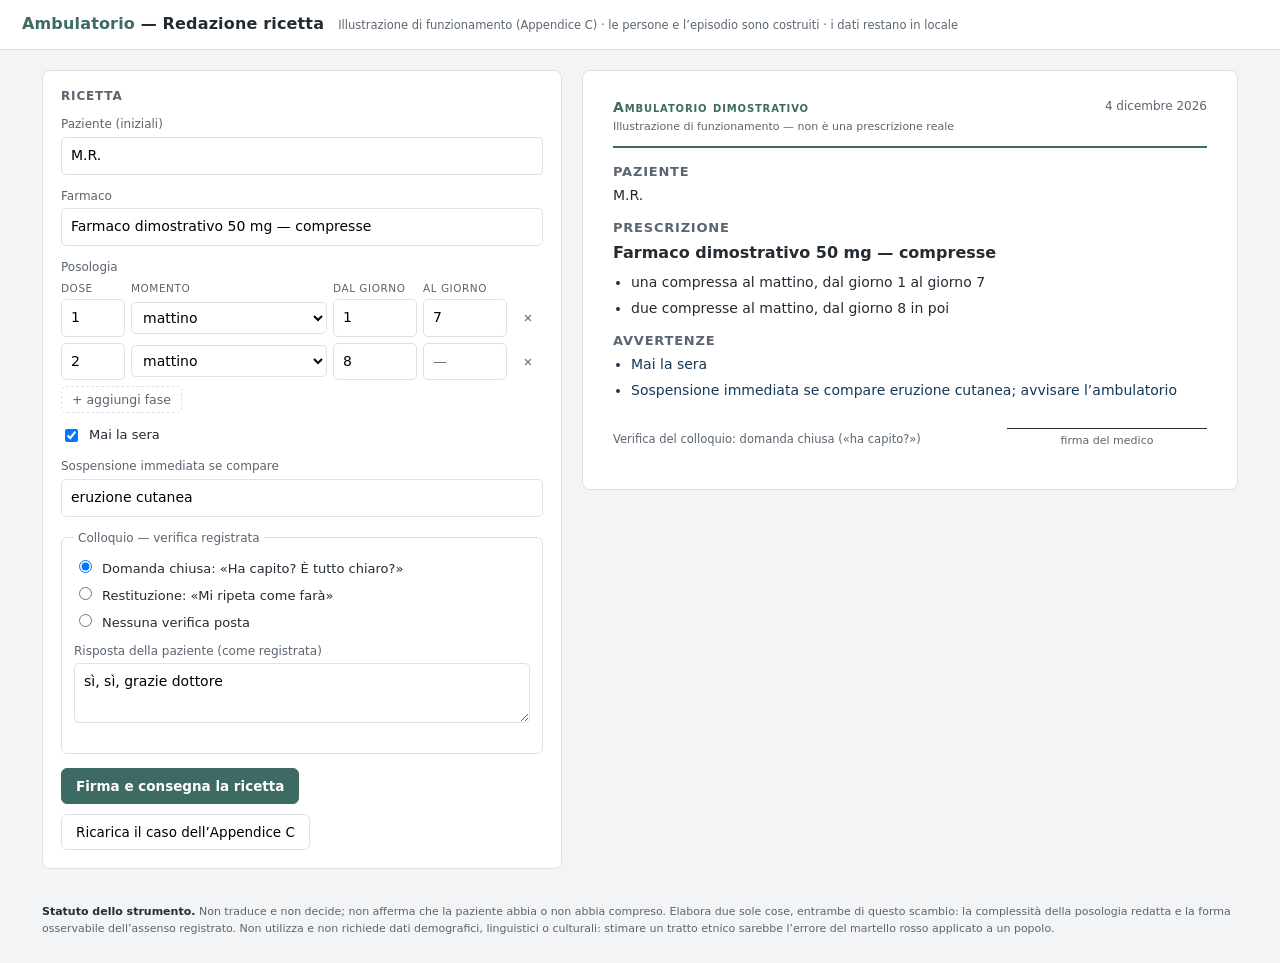
<file: medico/index.template.html>
<!DOCTYPE html>
<html lang="it">
<head>
<meta charset="utf-8">
<meta name="viewport" content="width=device-width, initial-scale=1">
<title>Redazione ricetta — Lo strumento al lavoro (Appendice C)</title>
<style>
:root {
  --navy: #1F4E79; --navy-scuro: #163857; --inchiostro: #232b33; --carta: #faf8f3;
  --bordo: #dde2e7; --grigio: #5b6570; --fondo: #f2f4f6; --clinica: #3d6b64;
}
* { box-sizing: border-box; }
html, body { margin: 0; font: 14px/1.55 system-ui, "Segoe UI", sans-serif; color: var(--inchiostro); background: var(--fondo); }

.testa {
  background: #fff; border-bottom: 1px solid var(--bordo);
  padding: 12px 22px; display: flex; align-items: baseline; gap: 14px; flex-wrap: wrap;
}
.testa-titolo { font-size: 16px; font-weight: 650; letter-spacing: .01em; }
.testa-titolo .amb { color: var(--clinica); }
.testa-nota { color: var(--grigio); font-size: 11.5px; }

.principale { display: grid; grid-template-columns: minmax(380px, 520px) 1fr; gap: 20px; padding: 20px 22px 30px; max-width: 1240px; margin: 0 auto; }
@media (max-width: 900px) { .principale { grid-template-columns: 1fr; } }

.scheda { background: #fff; border: 1px solid var(--bordo); border-radius: 8px; padding: 16px 18px 18px; }
.scheda h2 { font-size: 12px; text-transform: uppercase; letter-spacing: .07em; color: var(--grigio); margin: 0 0 10px; font-weight: 600; }
.campo { margin-bottom: 12px; }
.campo label { display: block; font-size: 12px; color: var(--grigio); margin-bottom: 3px; }
.campo input[type=text], .campo textarea, .campo select, .campo input[type=number] {
  width: 100%; font: inherit; padding: 7px 9px; border: 1px solid var(--bordo); border-radius: 5px; background: #fff;
}
.campo textarea { resize: vertical; min-height: 56px; }
.riga-pos { display: grid; grid-template-columns: 64px 1fr 84px 84px 30px; gap: 6px; margin-bottom: 6px; align-items: center; }
.riga-pos input, .riga-pos select { font: inherit; padding: 6px 7px; border: 1px solid var(--bordo); border-radius: 5px; width: 100%; }
.riga-pos .togli { border: none; background: none; color: var(--grigio); cursor: pointer; font-size: 15px; }
.intest-pos { display: grid; grid-template-columns: 64px 1fr 84px 84px 30px; gap: 6px; font-size: 10.5px; color: var(--grigio); text-transform: uppercase; letter-spacing: .05em; margin-bottom: 3px; }
.aggiungi { font: 12.5px system-ui, sans-serif; border: 1px dashed var(--bordo); background: none; border-radius: 5px; padding: 5px 10px; cursor: pointer; color: var(--grigio); }
.vincoli { display: flex; align-items: center; gap: 8px; font-size: 13px; margin: 8px 0 12px; }

fieldset.colloquio { border: 1px solid var(--bordo); border-radius: 6px; padding: 10px 12px 12px; margin: 0 0 12px; }
fieldset.colloquio legend { font-size: 12px; color: var(--grigio); padding: 0 4px; }
.colloquio label.radio { display: flex; gap: 7px; align-items: baseline; font-size: 13px; margin-bottom: 5px; cursor: pointer; }

.azioni-principali { display: flex; gap: 10px; flex-wrap: wrap; margin-top: 14px; }
.btn { font: 13.5px system-ui, sans-serif; padding: 9px 14px; border-radius: 6px; border: 1px solid var(--bordo); background: #fff; cursor: pointer; }
.btn:focus-visible { outline: 2px solid var(--navy); outline-offset: 1px; }
.btn-firma { background: var(--clinica); border-color: var(--clinica); color: #fff; font-weight: 600; }
.btn-quieto:hover { background: var(--fondo); }
.btn-navy { background: var(--navy); border-color: var(--navy); color: #fff; }
.btn[disabled] { opacity: .55; cursor: default; }

/* Anteprima ricetta */
.ricetta { background: #fff; border: 1px solid var(--bordo); border-radius: 8px; padding: 26px 30px; min-height: 420px; position: relative; }
.ricetta-intesta { display: flex; justify-content: space-between; border-bottom: 2px solid var(--clinica); padding-bottom: 10px; margin-bottom: 16px; }
.ricetta-amb { font-variant: small-caps; letter-spacing: .06em; color: var(--clinica); font-weight: 650; }
.ricetta-amb small { display: block; font-variant: normal; letter-spacing: 0; color: var(--grigio); font-weight: 400; font-size: 11px; }
.ricetta-data { font-size: 12px; color: var(--grigio); text-align: right; }
.ricetta h3 { font: 600 13px system-ui, sans-serif; text-transform: uppercase; letter-spacing: .06em; color: var(--grigio); margin: 14px 0 6px; }
.ricetta-farmaco { font-size: 16px; font-weight: 650; }
.ricetta ul { margin: 6px 0 0 18px; padding: 0; }
.ricetta li { margin-bottom: 4px; }
.ricetta .vincolo { color: var(--navy-scuro); }
.ricetta-firma { margin-top: 26px; display: flex; justify-content: space-between; align-items: flex-end; }
.linea-firma { border-top: 1px solid var(--inchiostro); width: 200px; text-align: center; font-size: 11px; color: var(--grigio); padding-top: 3px; }
.timbro { font-size: 11.5px; color: var(--grigio); }
.stato-consegna { margin-top: 14px; font-size: 12.5px; color: var(--clinica); font-weight: 600; display: none; }

/* Overlay dello strumento */
.velo { position: fixed; inset: 0; background: rgba(28, 39, 51, .45); display: none; align-items: center; justify-content: center; padding: 20px; z-index: 10; }
.velo.aperto { display: flex; }
.strumento {
  background: #fff; border-radius: 10px; max-width: 620px; width: 100%;
  max-height: 88vh; overflow-y: auto; padding: 18px 20px 20px;
  box-shadow: 0 18px 50px rgba(22, 56, 87, .35);
}
.strumento-testa { border-bottom: 1px solid var(--bordo); padding-bottom: 9px; margin-bottom: 11px; }
.strumento-titolo { font-size: 15px; font-weight: 650; }
.strumento-sotto { font-size: 11.5px; color: var(--grigio); margin-top: 2px; }
.motivo { font-size: 12.5px; color: var(--grigio); font-style: italic; margin-bottom: 7px; }
.nota-libro {
  background: var(--carta); border: 1px solid #e7e2d6; border-left: 3px solid var(--navy);
  border-radius: 2px; padding: 13px 15px 14px; margin: 12px 0;
}
.nota-eyebrow { font: 10px/1.4 system-ui, sans-serif; text-transform: uppercase; letter-spacing: .08em; color: var(--navy); margin-bottom: 7px; }
.nota-testo { font-family: Georgia, "Times New Roman", serif; font-size: 15px; line-height: 1.62; color: var(--navy-scuro); }
.domanda-sugg { font-family: Georgia, serif; font-size: 14.5px; color: var(--navy-scuro); background: var(--carta); border: 1px dashed #d8d0bd; border-radius: 4px; padding: 8px 11px; margin: 8px 0 4px; }
.strumento-azioni { display: flex; gap: 9px; flex-wrap: wrap; margin-top: 12px; }
/* v0.2 — distanza misurata + Interrogatore */
.dist-misura { font-size: 12.5px; color: var(--grigio); background: var(--fondo); border: 1px solid var(--bordo); border-radius: 6px; padding: 7px 10px; margin-bottom: 10px; }
.dist-misura strong { color: var(--inchiostro); }
.dist-misura.banda-alta strong:last-of-type { color: var(--clinica); }
.dist-misura.banda-media strong:last-of-type { color: #9a6b1e; }
.dist-misura.banda-bassa strong:last-of-type { color: #4a7a53; }
.inter-eyebrow { font: 11.5px/1.45 system-ui, sans-serif; color: var(--navy); background: #eef3f8; border: 1px solid #dbe6f1; border-radius: 5px; padding: 8px 10px; margin-bottom: 9px; }
.inter-prompt { font: 11.5px/1.5 ui-monospace, "Consolas", monospace; white-space: pre-wrap; word-break: break-word; background: #0f1b28; color: #d7e2ee; border-radius: 6px; padding: 12px 13px; max-height: 240px; overflow: auto; margin: 0; }
.inter-barra { display: flex; gap: 9px; flex-wrap: wrap; margin-top: 9px; }
.inter-incolla { margin-top: 12px; display: flex; flex-direction: column; gap: 6px; }
.inter-label { font-size: 11.5px; color: var(--grigio); }
.inter-textarea { font: 13px/1.5 system-ui, sans-serif; padding: 9px 10px; border: 1px solid var(--bordo); border-radius: 6px; resize: vertical; min-height: 62px; width: 100%; }
.inter-textarea:focus-visible { outline: 2px solid var(--navy); outline-offset: 1px; border-color: var(--navy); }
.pane-servizio { margin-top: 12px; display: flex; flex-direction: column; gap: 8px; }
.btn-testo { font: 12.5px system-ui, sans-serif; background: none; border: none; color: var(--navy); text-decoration: underline; text-underline-offset: 2px; cursor: pointer; padding: 2px 0; text-align: left; }
.btn-testo:hover { color: var(--navy-scuro); }
.pane-benchmark > summary { font: 12.5px system-ui, sans-serif; color: var(--grigio); cursor: pointer; padding: 4px 0; }
.pane-benchmark[open] > summary { color: var(--inchiostro); margin-bottom: 4px; }
.pane-benchmark .nota-libro { opacity: .92; }
.pane-benchmark .nota-eyebrow { color: var(--grigio); }

.restituzione { display: none; border-top: 1px solid var(--bordo); margin-top: 14px; padding-top: 12px; }
.restituzione.aperta { display: block; }
.campioni { display: flex; gap: 8px; flex-wrap: wrap; margin: 6px 0 10px; }
.campioni button { font: 12px system-ui, sans-serif; border: 1px solid var(--bordo); background: var(--fondo); border-radius: 12px; padding: 4px 10px; cursor: pointer; }
.copertura { margin-top: 10px; }
.copertura .voce { display: flex; gap: 8px; align-items: baseline; font-size: 13px; margin-bottom: 4px; }
.copertura .segno { width: 16px; text-align: center; font-weight: 700; color: var(--navy); }
.copertura .manca .segno { color: var(--grigio); }
.copertura .manca { color: var(--grigio); }
.copertura-esito { font-size: 13px; margin-top: 8px; }
.suggerimento { font-size: 12.5px; color: var(--grigio); font-style: italic; margin-top: 5px; }

.piede { max-width: 1240px; margin: 0 auto; padding: 4px 22px 26px; font-size: 11px; color: var(--grigio); }
.piede strong { color: var(--inchiostro); font-weight: 600; }

@media print {
  body * { visibility: hidden; }
  #ricetta, #ricetta * { visibility: visible; }
  #ricetta { position: absolute; inset: 0; border: none; }
}
@media (prefers-reduced-motion: no-preference) {
  .strumento { animation: sale 200ms ease-out; }
  @keyframes sale { from { opacity: 0; transform: translateY(8px); } to { opacity: 1; transform: none; } }
}
</style>
</head>
<body>
<div class="testa">
  <div class="testa-titolo"><span class="amb">Ambulatorio</span> &mdash; Redazione ricetta</div>
  <div class="testa-nota">Illustrazione di funzionamento (Appendice C) &middot; le persone e l&rsquo;episodio sono costruiti &middot; i dati restano in locale</div>
</div>

<div class="principale">
  <div>
    <div class="scheda">
      <h2>Ricetta</h2>
      <div class="campo">
        <label for="paziente">Paziente (iniziali)</label>
        <input type="text" id="paziente" value="M.R.">
      </div>
      <div class="campo">
        <label for="farmaco">Farmaco</label>
        <input type="text" id="farmaco" value="Farmaco dimostrativo 50 mg — compresse">
      </div>

      <div class="campo">
        <label>Posologia</label>
        <div class="intest-pos"><span>Dose</span><span>Momento</span><span>Dal giorno</span><span>Al giorno</span><span></span></div>
        <div id="righe-pos"></div>
        <button type="button" class="aggiungi" id="aggiungi-riga">+ aggiungi fase</button>
      </div>

      <div class="vincoli">
        <input type="checkbox" id="mai-sera" checked>
        <label for="mai-sera">Mai la sera</label>
      </div>

      <div class="campo">
        <label for="sospensione">Sospensione immediata se compare</label>
        <input type="text" id="sospensione" value="eruzione cutanea">
      </div>

      <fieldset class="colloquio">
        <legend>Colloquio &mdash; verifica registrata</legend>
        <label class="radio"><input type="radio" name="domanda" value="chiusa" checked>
          <span>Domanda chiusa: &laquo;Ha capito? &Egrave; tutto chiaro?&raquo;</span></label>
        <label class="radio"><input type="radio" name="domanda" value="restituzione">
          <span>Restituzione: &laquo;Mi ripeta come far&agrave;&raquo;</span></label>
        <label class="radio"><input type="radio" name="domanda" value="nessuna">
          <span>Nessuna verifica posta</span></label>
        <div class="campo" style="margin-top:8px">
          <label for="risposta">Risposta della paziente (come registrata)</label>
          <textarea id="risposta">s&igrave;, s&igrave;, grazie dottore</textarea>
        </div>
      </fieldset>

      <div class="azioni-principali">
        <button type="button" class="btn btn-firma" id="firma">Firma e consegna la ricetta</button>
        <button type="button" class="btn btn-quieto" id="carica-caso">Ricarica il caso dell&rsquo;Appendice C</button>
      </div>
    </div>
  </div>

  <div>
    <div class="ricetta" id="ricetta">
      <div class="ricetta-intesta">
        <div class="ricetta-amb">Ambulatorio dimostrativo<small>Illustrazione di funzionamento &mdash; non &egrave; una prescrizione reale</small></div>
        <div class="ricetta-data" id="r-data"></div>
      </div>
      <h3>Paziente</h3>
      <div id="r-paziente"></div>
      <h3>Prescrizione</h3>
      <div class="ricetta-farmaco" id="r-farmaco"></div>
      <ul id="r-posologia"></ul>
      <h3>Avvertenze</h3>
      <ul id="r-avvertenze"></ul>
      <div class="ricetta-firma">
        <div class="timbro" id="r-verifica"></div>
        <div class="linea-firma">firma del medico</div>
      </div>
      <div class="stato-consegna" id="r-stato"></div>
    </div>
  </div>
</div>

<div class="piede">
  <strong>Statuto dello strumento.</strong> Non traduce e non decide; non afferma che la paziente abbia o non abbia compreso.
  Elabora due sole cose, entrambe di questo scambio: la complessit&agrave; della posologia redatta e la forma osservabile dell&rsquo;assenso registrato.
  Non utilizza e non richiede dati demografici, linguistici o culturali: stimare un tratto etnico sarebbe l&rsquo;errore del martello rosso applicato a un popolo.
</div>

<!-- Overlay: lo strumento si innesta fra la firma e la consegna -->
<div class="velo" id="velo" role="dialog" aria-modal="true" aria-labelledby="strumento-titolo">
  <div class="strumento">
    <div class="strumento-testa">
      <div class="strumento-titolo" id="strumento-titolo">Lo strumento</div>
      <div class="strumento-sotto">Fra la firma e la consegna &middot; stima sullo scambio registrato, non sulla persona</div>
    </div>
    <div id="strumento-corpo"></div>
  </div>
</div>

<script>
/*__ENGINE__*/
</script>
<script>
(function () {
  "use strict";
  var $ = function (id) { return document.getElementById(id); };
  function esc(s) { return String(s).replace(/&/g, "&amp;").replace(/</g, "&lt;").replace(/>/g, "&gt;"); }

  var NUMW = { 1: "una", 2: "due", 3: "tre", 4: "quattro" };
  function doseParole(n) { return (NUMW[n] || n) + (n === 1 ? " compressa" : " compresse"); }

  /* ------------------------- stato del modulo --------------------------- */
  var CASO = {
    righe: [
      { dose: 1, momento: "mattino", dalGiorno: 1, alGiorno: 7 },
      { dose: 2, momento: "mattino", dalGiorno: 8, alGiorno: null }
    ]
  };
  var righe = [];
  var consegnata = false;

  function rigaHTML(r, i) {
    var momenti = ["mattino", "pranzo", "sera"].map(function (m) {
      return '<option value="' + m + '"' + (m === r.momento ? " selected" : "") + ">" + m + "</option>";
    }).join("");
    return '<div class="riga-pos" data-i="' + i + '">' +
      '<input type="number" min="1" max="9" class="p-dose" value="' + r.dose + '" aria-label="dose">' +
      '<select class="p-momento" aria-label="momento">' + momenti + "</select>" +
      '<input type="number" min="1" class="p-dal" value="' + r.dalGiorno + '" aria-label="dal giorno">' +
      '<input type="number" min="1" class="p-al" value="' + (r.alGiorno || "") + '" placeholder="&mdash;" aria-label="al giorno">' +
      '<button type="button" class="togli" title="togli fase" aria-label="togli fase">&times;</button></div>';
  }

  function renderRighe() {
    $("righe-pos").innerHTML = righe.map(rigaHTML).join("");
    Array.prototype.forEach.call(document.querySelectorAll("#righe-pos .riga-pos"), function (div) {
      var i = +div.getAttribute("data-i");
      div.querySelector(".p-dose").oninput = function () { righe[i].dose = +this.value || 1; renderRicetta(); };
      div.querySelector(".p-momento").onchange = function () { righe[i].momento = this.value; renderRicetta(); };
      div.querySelector(".p-dal").oninput = function () { righe[i].dalGiorno = +this.value || 1; renderRicetta(); };
      div.querySelector(".p-al").oninput = function () { righe[i].alGiorno = this.value ? +this.value : null; renderRicetta(); };
      div.querySelector(".togli").onclick = function () { righe.splice(i, 1); renderRighe(); renderRicetta(); };
    });
  }

  function leggiPosologia() {
    var pos = { farmaco: $("farmaco").value, righe: righe.slice() };
    pos.divieti = $("mai-sera").checked ? [{ momento: "sera" }] : [];
    var s = $("sospensione").value.trim();
    pos.sospensione = s ? { condizione: s } : null;
    return pos;
  }
  function leggiColloquio() {
    var d = document.querySelector('input[name="domanda"]:checked');
    return { domanda: d ? d.value : "nessuna", risposta: $("risposta").value };
  }

  /* --------------------------- anteprima ricetta ------------------------ */
  function renderRicetta() {
    var pos = leggiPosologia();
    $("r-data").textContent = new Date().toLocaleDateString("it-IT", { day: "numeric", month: "long", year: "numeric" });
    $("r-paziente").textContent = $("paziente").value || "\u2014";
    $("r-farmaco").textContent = pos.farmaco || "\u2014";
    $("r-posologia").innerHTML = pos.righe.map(function (r) {
      var periodo = r.alGiorno ? "dal giorno " + r.dalGiorno + " al giorno " + r.alGiorno
                               : "dal giorno " + r.dalGiorno + " in poi";
      return "<li>" + esc(doseParole(r.dose)) + " al " + esc(r.momento) + ", " + periodo + "</li>";
    }).join("");
    var avv = [];
    pos.divieti.forEach(function (d) { avv.push('<li class="vincolo">Mai la ' + esc(d.momento) + "</li>"); });
    if (pos.sospensione) avv.push('<li class="vincolo">Sospensione immediata se compare ' + esc(pos.sospensione.condizione) + "; avvisare l\u2019ambulatorio</li>");
    $("r-avvertenze").innerHTML = avv.join("") || "<li>\u2014</li>";
    var c = leggiColloquio();
    var etich = { chiusa: "domanda chiusa (\u00ABha capito?\u00BB)", restituzione: "restituzione richiesta", nessuna: "nessuna verifica registrata" };
    $("r-verifica").textContent = "Verifica del colloquio: " + etich[c.domanda];
  }

  /* --------------------- lo strumento fra firma e consegna -------------- */
  function apriStrumento(analisi) {
    var box = $("strumento-corpo");
    box.innerHTML = "";
    analisi.motivazione.forEach(function (m) {
      box.insertAdjacentHTML("beforeend", '<div class="motivo">' + esc(m) + "</div>");
    });

    /* Distanza interpretativa dell'assenso — misurata, non asserita */
    box.insertAdjacentHTML("beforeend",
      '<div class="dist-misura banda-' + analisi.banda + '">Distanza interpretativa dell\u2019assenso <strong>' + analisi.distanza.toFixed(2) +
      '</strong> / 1 \u00B7 banda <strong>' + analisi.banda + "</strong>" +
      (analisi.complessita.cambioDopoGiorni ? " \u00B7 la posologia cambia dopo " + analisi.complessita.cambioDopoGiorni + " giorni" : "") + "</div>");

    /* Interrogatore: il prompt clinico generato, tarato sulla distanza.
       La domanda di restituzione NON e' cablata: e' nel prompt. */
    if (analisi.prompt) {
      box.insertAdjacentHTML("beforeend",
        '<div class="inter-eyebrow">La domanda non \u00E8 nel software. Lo strumento prepara la richiesta, tarata sulla distanza (banda \u201C' + esc(analisi.prompt.banda) + '\u201D):</div>' +
        '<pre class="inter-prompt" id="cl-prompt"></pre>' +
        '<div class="inter-barra"><button type="button" class="btn btn-quieto" id="cl-copia">Copia il prompt</button></div>' +
        '<div class="inter-incolla"><label class="inter-label" for="cl-incolla">Incolla qui la risposta del modello (verr\u00E0 resa in tipografia del libro):</label>' +
        '<textarea class="inter-textarea" id="cl-incolla" rows="3" placeholder="Incolla la nota generata dal modello\u2026"></textarea>' +
        '<button type="button" class="btn btn-navy" id="cl-usa">Usa questa nota</button></div>' +
        '<div id="cl-esito"></div>' +
        '<div class="pane-servizio">' +
        (analisi.fallback ? '<button type="button" class="btn-testo" id="cl-fallback">Nessun modello a portata? Componi una nota in locale</button>' : "") +
        (analisi.riferimentoLibro ? '<details class="pane-benchmark"><summary>Confronta con la nota del libro (benchmark)</summary><div class="nota-libro"><div class="nota-eyebrow">Riferimento dal libro (Appendice C) \u2014 benchmark, non generato</div><div class="nota-testo">' + esc(analisi.riferimentoLibro) + "</div></div></details>" : "") +
        "</div>");
      $("cl-prompt").textContent = analisi.prompt.testo;
      $("cl-copia").onclick = function () {
        var b = this, done = function () { b.textContent = "Prompt copiato"; setTimeout(function () { b.textContent = "Copia il prompt"; }, 1600); };
        if (navigator.clipboard && navigator.clipboard.writeText) navigator.clipboard.writeText(analisi.prompt.testo).then(done, done); else done();
      };
      var mostraNota = function (txt, origine) {
        var eb = origine === "fallback" ? "Composizione locale (offline) \u2014 calibrata sulla distanza, non dal libro" : "Risposta del modello, resa in tipografia del libro";
        $("cl-esito").innerHTML = '<div class="nota-libro"><div class="nota-eyebrow">' + eb + '</div><div class="nota-testo">' + esc(txt) + "</div></div>";
      };
      $("cl-usa").onclick = function () { var v = $("cl-incolla").value.trim(); if (v) mostraNota(v, "llm"); };
      if (analisi.fallback) $("cl-fallback").onclick = function () { mostraNota(analisi.fallback.testo, "fallback"); };
    }

    /* Teach-back: la domanda generata va posta al paziente; poi si registra
       la restituzione e se ne misura la copertura. */
    box.insertAdjacentHTML("beforeend",
      '<div class="strumento-azioni">' +
      '<button type="button" class="btn btn-navy" id="btn-teach">Ho posto la domanda di restituzione</button>' +
      '<button type="button" class="btn btn-quieto" id="btn-comunque">Consegno comunque</button>' +
      "</div>" +
      '<div class="restituzione" id="restituzione">' +
      '<div class="campo"><label for="testo-rest">Restituzione della paziente (come registrata)</label>' +
      '<textarea id="testo-rest" placeholder="Trascriva qui, in sintesi, come la paziente dice che prender\u00E0 le compresse."></textarea></div>' +
      '<div class="campioni"><span style="font-size:11px;color:var(--grigio)">Esempi:</span>' +
      '<button type="button" id="camp-cortesia">risposta di cortesia</button>' +
      '<button type="button" id="camp-rest">risposta con restituzione</button></div>' +
      '<button type="button" class="btn btn-navy" id="btn-valuta">Registra la restituzione</button>' +
      '<div class="copertura" id="copertura"></div>' +
      "</div>");

    $("btn-comunque").onclick = function () { chiudiStrumento(); consegna("senza nuova verifica"); };
    $("btn-teach").onclick = function () {
      $("restituzione").classList.add("aperta");
      this.disabled = true;
    };
    $("camp-cortesia").onclick = function () {
      $("testo-rest").value = "s\u00EC s\u00EC, va bene, grazie dottore";
    };
    $("camp-rest").onclick = function () {
      $("testo-rest").value = "Domani e per i primi sette giorni una compressa al mattino; dall\u2019ottavo giorno due, sempre al mattino; mai la sera. Se compare l\u2019eruzione smetto subito e vi chiamo.";
    };
    $("btn-valuta").onclick = function () {
      var esito = TraEngine.clinica.valutaRestituzione({ posologia: leggiPosologia(), testo: $("testo-rest").value });
      var cop = $("copertura");
      cop.innerHTML = '<h2 style="font:600 11px system-ui;letter-spacing:.06em;text-transform:uppercase;color:var(--grigio);margin:6px 0 6px">Copertura osservabile della restituzione <span style="font-weight:400;text-transform:none;letter-spacing:0">(registrazione lessicale, non misura di comprensione)</span></h2>' +
        esito.elementi.map(function (e) {
          return '<div class="voce' + (e.coperto ? "" : " manca") + '"><span class="segno">' + (e.coperto ? "\u2713" : "\u2014") +
            "</span><span>" + esc(e.etichetta) + "</span></div>";
        }).join("");
      if (esito.completa) {
        cop.insertAdjacentHTML("beforeend",
          '<div class="copertura-esito">La restituzione copre tutti gli elementi registrati della posologia.</div>' +
          '<div class="strumento-azioni"><button type="button" class="btn btn-firma" id="btn-consegna-ok">Consegna la ricetta</button></div>');
        $("btn-consegna-ok").onclick = function () { chiudiStrumento(); consegna("dopo restituzione completa"); };
      } else {
        cop.insertAdjacentHTML("beforeend",
          '<div class="copertura-esito">La restituzione non copre gli elementi segnati con \u201C\u2014\u201D.</div>' +
          '<div class="suggerimento">Riprenda solo l\u2019elemento mancante, non l\u2019intera spiegazione; poi registri una nuova restituzione.</div>' +
          '<div class="strumento-azioni"><button type="button" class="btn btn-quieto" id="btn-comunque2">Consegno comunque</button></div>');
        $("btn-comunque2").onclick = function () { chiudiStrumento(); consegna("con restituzione parziale"); };
      }
    };

    $("velo").classList.add("aperto");
  }
  function chiudiStrumento() { $("velo").classList.remove("aperto"); }

  function consegna(come) {
    consegnata = true;
    var st = $("r-stato");
    st.style.display = "block";
    st.textContent = "Ricetta consegnata " + (come ? "(" + come + ") " : "") + "\u00B7 " +
      new Date().toLocaleTimeString("it-IT", { hour: "2-digit", minute: "2-digit" });
    var b = $("firma");
    b.textContent = "Stampa la ricetta";
    b.onclick = function () { window.print(); };
  }

  /* ------------------------------ flusso -------------------------------- */
  function firma() {
    if (consegnata) { window.print(); return; }
    var analisi = TraEngine.clinica.analizzaRedazione({ posologia: leggiPosologia(), colloquio: leggiColloquio() });
    if (analisi.banda === "alta") {
      apriStrumento(analisi);
    } else {
      consegna(analisi.motivazione.length ? analisi.motivazione[0].replace(/\.$/, "").toLowerCase() : "");
    }
  }

  function caricaCaso() {
    consegnata = false;
    $("paziente").value = "M.R.";
    $("farmaco").value = "Farmaco dimostrativo 50 mg \u2014 compresse";
    righe = CASO.righe.map(function (r) { return { dose: r.dose, momento: r.momento, dalGiorno: r.dalGiorno, alGiorno: r.alGiorno }; });
    $("mai-sera").checked = true;
    $("sospensione").value = "eruzione cutanea";
    document.querySelector('input[name="domanda"][value="chiusa"]').checked = true;
    $("risposta").value = "s\u00EC, s\u00EC, grazie dottore";
    var b = $("firma");
    b.textContent = "Firma e consegna la ricetta";
    b.onclick = firma;
    $("r-stato").style.display = "none";
    renderRighe(); renderRicetta();
  }

  $("aggiungi-riga").onclick = function () {
    var ultima = righe[righe.length - 1];
    righe.push({ dose: (ultima ? ultima.dose : 1), momento: "mattino",
      dalGiorno: (ultima && ultima.alGiorno ? ultima.alGiorno + 1 : 1), alGiorno: null });
    renderRighe(); renderRicetta();
  };
  ["paziente", "farmaco", "sospensione", "mai-sera", "risposta"].forEach(function (id) {
    $(id).addEventListener("input", renderRicetta);
  });
  Array.prototype.forEach.call(document.querySelectorAll('input[name="domanda"]'), function (r) {
    r.addEventListener("change", renderRicetta);
  });
  $("carica-caso").onclick = caricaCaso;
  $("firma").onclick = firma;
  $("velo").addEventListener("click", function (e) { if (e.target === this) chiudiStrumento(); });

  caricaCaso();
})();
</script>
</body>
</html>
</file>
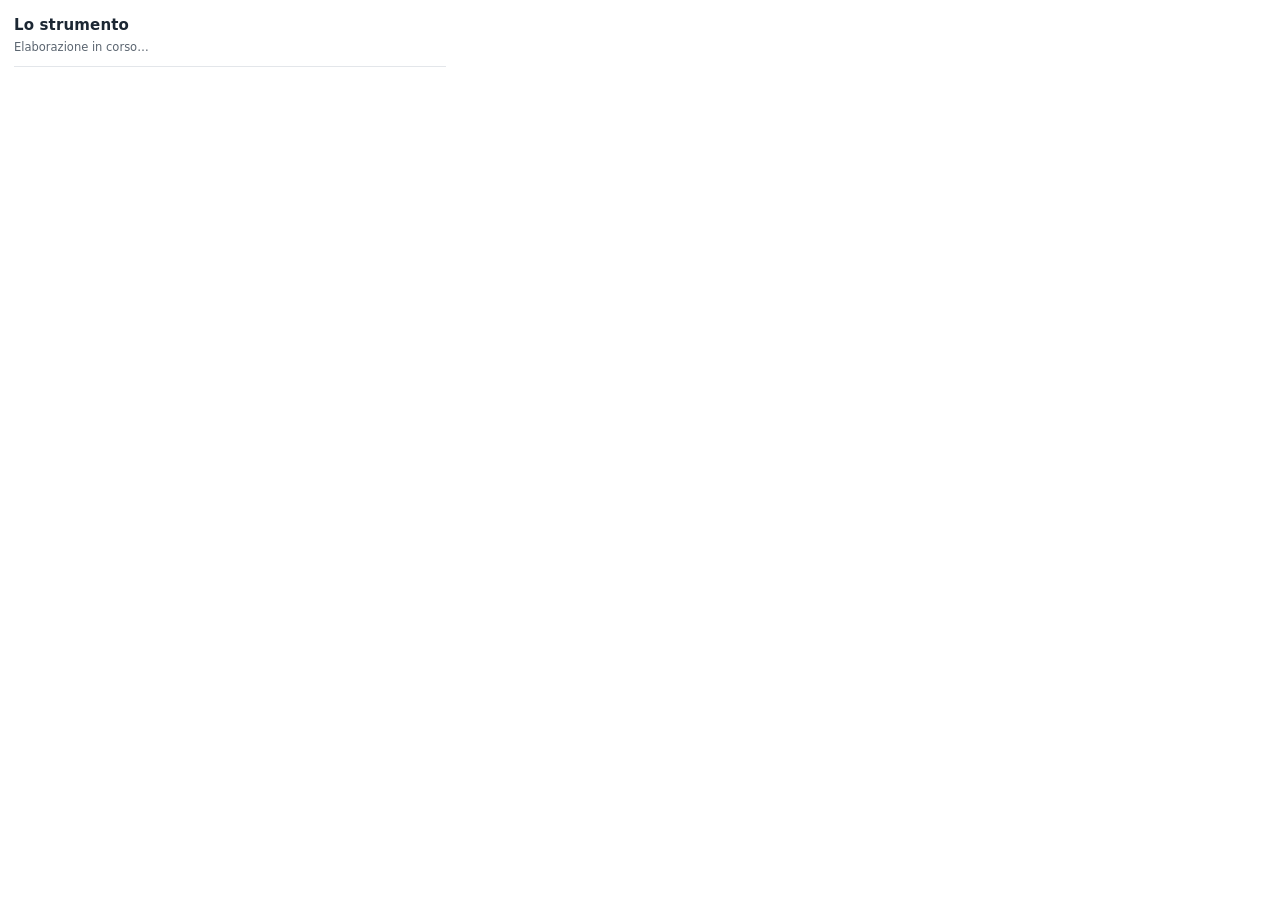
<file: outlook/taskpane.html>
<!DOCTYPE html>
<html lang="it">
<head>
<meta charset="utf-8">
<meta name="viewport" content="width=device-width, initial-scale=1">
<title>AURA — Lo strumento</title>
<script src="https://appsforoffice.microsoft.com/lib/1/hosted/office.js"></script>
<link rel="stylesheet" href="taskpane.css">
</head>
<body>
  <div id="pane">
    <div class="pane-head">
      <div class="pane-titolo">Lo strumento</div>
      <div class="pane-sotto">Elaborazione in corso&hellip;</div>
    </div>
  </div>
  <script src="../engine/tra_engine.js"></script>
  <script src="pane_ui.js"></script>
  <script src="taskpane.js"></script>
</body>
</html>
</file>
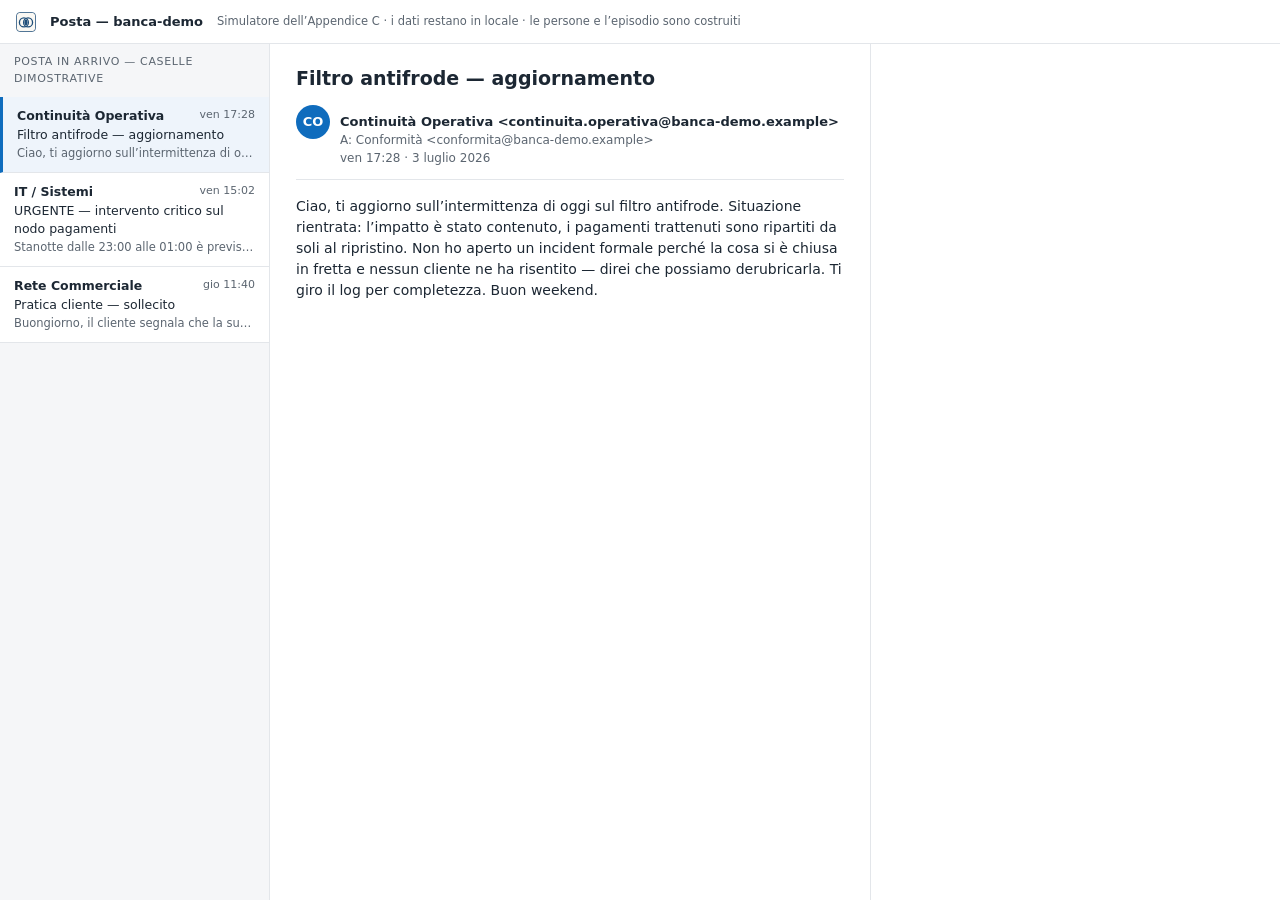
<file: simulatore/index.template.html>
<!DOCTYPE html>
<html lang="it">
<head>
<meta charset="utf-8">
<meta name="viewport" content="width=device-width, initial-scale=1">
<title>Simulatore — Lo strumento al lavoro (Appendice C)</title>
<style>
/* ------------------------- chrome dell'host (posta) ---------------------- */
:root {
  --navy: #1F4E79; --navy-scuro: #163857; --inchiostro: #1c2733; --carta: #faf8f3;
  --host-bordo: #e3e6ea; --host-grigio: #5b6570; --host-fondo-2: #f5f6f8;
  --host-blu: #0f6cbd;
}
* { box-sizing: border-box; }
html, body { margin: 0; height: 100%; font: 13px/1.5 "Segoe UI", system-ui, sans-serif; color: var(--inchiostro); background: #fff; }
.app { display: grid; grid-template-rows: 44px 1fr; height: 100vh; }
.barra {
  display: flex; align-items: center; gap: 14px; padding: 0 16px;
  border-bottom: 1px solid var(--host-bordo); background: #fff;
}
.barra-logo { width: 20px; height: 20px; border-radius: 4px; }
.barra-titolo { font-weight: 600; }
.barra-nota { color: var(--host-grigio); font-size: 11.5px; }
.corpo { display: grid; grid-template-columns: 270px 1fr 410px; min-height: 0; }

.lista { border-right: 1px solid var(--host-bordo); overflow-y: auto; background: var(--host-fondo-2); }
.lista-testa { padding: 10px 14px; font-size: 11px; text-transform: uppercase; letter-spacing: .06em; color: var(--host-grigio); }
.msg-item { padding: 10px 14px; border-bottom: 1px solid var(--host-bordo); cursor: pointer; background: #fff; }
.msg-item:hover { background: #f0f3f7; }
.msg-item.attivo { border-left: 3px solid var(--host-blu); background: #eef4fb; }
.msg-da { font-weight: 600; font-size: 12.5px; }
.msg-ogg { font-size: 12.5px; }
.msg-prev { color: var(--host-grigio); font-size: 11.5px; white-space: nowrap; overflow: hidden; text-overflow: ellipsis; }
.msg-ora { float: right; color: var(--host-grigio); font-size: 11px; }

.lettura { overflow-y: auto; padding: 18px 26px 40px; }
.banner {
  display: none; margin: 0 0 14px; padding: 8px 12px; border: 1px solid #cfe0f4;
  background: #eef4fb; color: var(--inchiostro); border-radius: 4px; font-size: 12.5px;
}
.banner img { width: 14px; height: 14px; vertical-align: -2px; margin-right: 8px; }
.mail-oggetto { font-size: 19px; font-weight: 600; margin: 2px 0 12px; }
.mail-meta { display: flex; gap: 10px; align-items: baseline; border-bottom: 1px solid var(--host-bordo); padding-bottom: 12px; margin-bottom: 16px; }
.mail-avatar { width: 34px; height: 34px; border-radius: 50%; background: var(--host-blu); color: #fff; display: flex; align-items: center; justify-content: center; font-weight: 600; flex: none; }
.mail-da { font-weight: 600; }
.mail-a, .mail-data { color: var(--host-grigio); font-size: 12px; }
.mail-corpo { font-size: 14px; max-width: 66ch; white-space: pre-wrap; }

/* La nota appesa in coda al messaggio: tipografia del libro */
.nota-in-coda {
  margin-top: 22px; padding: 12px 14px 13px; max-width: 66ch;
  background: var(--carta); border: 1px solid #e7e2d6; border-left: 3px solid var(--navy);
  font-family: Georgia, "Times New Roman", serif; font-size: 14.5px; line-height: 1.62; color: var(--navy-scuro);
}

.riquadro { border-left: 1px solid var(--host-bordo); overflow-y: auto; }
#pane { padding: 14px 14px 20px; }

/* ------------------- stile del riquadro (come taskpane.css) -------------- */
.pane-head { border-bottom: 1px solid var(--host-bordo); padding-bottom: 10px; margin-bottom: 12px; }
.pane-titolo { font-size: 15px; font-weight: 600; }
.pane-sotto { color: var(--host-grigio); font-size: 11.5px; margin-top: 2px; }
.pane-controlli { display: flex; gap: 8px; flex-wrap: wrap; margin-bottom: 12px; }
.pane-controlli label { display: block; font-size: 11px; color: var(--host-grigio); margin-bottom: 2px; }
.pane-controlli select { font: inherit; padding: 4px 6px; border: 1px solid var(--host-bordo); border-radius: 4px; background: #fff; min-width: 150px; }
.pane-tra { background: var(--host-fondo-2); border: 1px solid var(--host-bordo); border-radius: 6px; padding: 8px 8px 4px; }
.tra-svg { width: 100%; height: auto; display: block; }
.tra-linea { stroke: var(--navy); stroke-width: 1.5; opacity: .55; }
.tra-capo { fill: var(--navy); opacity: .55; }
.tra-punto { fill: #fff; stroke: var(--navy); stroke-width: 2; }
.tra-punto.tra-ribalta { fill: var(--navy); }
.tra-term { font: 10px "Segoe UI", sans-serif; fill: var(--inchiostro); text-anchor: middle; }
.tra-glifo { font: 12px serif; fill: var(--navy); text-anchor: middle; }
.tra-ruolo { font: 9.5px "Segoe UI", sans-serif; fill: var(--host-grigio); }
.pane-misura { font-size: 11.5px; color: var(--host-grigio); padding: 4px 2px 6px; }
.pane-misura strong { color: var(--inchiostro); }
.pane-termini { margin-top: 10px; display: flex; flex-direction: column; gap: 8px; }
.termine { border: 1px solid var(--host-bordo); border-radius: 6px; padding: 8px 10px; }
.termine-ribalta { border-left: 3px solid var(--navy); }
.termine-nome { font-weight: 600; margin-bottom: 5px; }
.termine-nome .glifo { color: var(--navy); font-weight: 400; }
.termine-letture { display: grid; grid-template-columns: 1fr; gap: 4px; }
.lettura-riga { font-size: 12px; }
.lettura-chi { display: inline-block; font-size: 10px; text-transform: uppercase; letter-spacing: .05em; color: var(--host-grigio); margin-right: 6px; min-width: 128px; }
.pane-riga { font-size: 12px; margin-top: 10px; }
.pane-contesto .rif { display: block; color: var(--host-grigio); font-size: 11px; margin-top: 2px; }
.pane-motivo { font-size: 12px; color: var(--host-grigio); margin-top: 8px; font-style: italic; }
.nota-libro { margin-top: 14px; background: var(--carta); border: 1px solid #e7e2d6; border-left: 3px solid var(--navy); border-radius: 2px; padding: 12px 14px 13px; }
.nota-eyebrow { font: 10px/1.4 "Segoe UI", sans-serif; text-transform: uppercase; letter-spacing: .08em; color: var(--navy); margin-bottom: 7px; }
.nota-testo { font-family: Georgia, "Times New Roman", serif; font-size: 14.5px; line-height: 1.62; color: var(--navy-scuro); }
.pane-azioni { margin-top: 12px; display: flex; flex-direction: column; gap: 10px; }
.btn { font: 13px "Segoe UI", sans-serif; padding: 7px 12px; border-radius: 4px; border: 1px solid var(--host-bordo); background: #fff; cursor: pointer; }
.btn:focus-visible { outline: 2px solid var(--navy); outline-offset: 1px; }
.btn-primario { background: var(--navy); border-color: var(--navy); color: #fff; }
.btn-primario:disabled { opacity: .6; cursor: default; }
.btn-quieto:hover { background: var(--host-fondo-2); }
.pane-feedback { display: flex; align-items: center; gap: 8px; flex-wrap: wrap; }
.fb-label { font-size: 11.5px; color: var(--host-grigio); }
.pane-vuoto { margin-top: 14px; border: 1px dashed var(--host-bordo); border-radius: 6px; padding: 14px; text-align: center; }
.pane-vuoto-titolo { color: var(--host-grigio); font-size: 12.5px; }
.pane-piede { margin-top: 16px; padding-top: 10px; border-top: 1px solid var(--host-bordo); font-size: 10.5px; color: var(--host-grigio); }
/* v0.2 */
.tra-linea-mis { stroke: var(--navy); stroke-width: 4; opacity: 1; stroke-linecap: round; }
.pane-misura.banda-bassa strong:last-child { color: #4a7a53; }
.pane-misura.banda-media strong:last-child { color: #9a6b1e; }
.pane-misura.banda-alta strong:last-child { color: var(--navy); }
.termine-d { display: inline-block; font: 10px "Segoe UI", sans-serif; color: var(--host-grigio); border: 1px solid var(--host-bordo); border-radius: 10px; padding: 0 6px; margin-left: 4px; vertical-align: 1px; }
.pane-interrogatore { margin-top: 14px; border-top: 1px solid var(--host-bordo); padding-top: 12px; }
.inter-eyebrow { font: 11px/1.45 "Segoe UI", sans-serif; color: var(--navy); background: #eef3f8; border: 1px solid #dbe6f1; border-radius: 5px; padding: 7px 9px; margin-bottom: 9px; }
.inter-prompt { font: 11px/1.5 ui-monospace, "Consolas", monospace; white-space: pre-wrap; word-break: break-word; background: #0f1b28; color: #d7e2ee; border-radius: 6px; padding: 11px 12px; max-height: 230px; overflow: auto; margin: 0; }
.inter-barra { display: flex; gap: 8px; flex-wrap: wrap; margin-top: 9px; }
.inter-incolla { margin-top: 11px; display: flex; flex-direction: column; gap: 6px; }
.inter-label { font-size: 11px; color: var(--host-grigio); }
.inter-textarea { font: 12.5px/1.5 "Segoe UI", system-ui, sans-serif; padding: 8px 9px; border: 1px solid var(--host-bordo); border-radius: 5px; resize: vertical; min-height: 58px; width: 100%; }
.inter-textarea:focus-visible { outline: 2px solid var(--navy); outline-offset: 1px; border-color: var(--navy); }
.inter-errore { font-size: 12px; color: #8a3123; background: #fbeeec; border: 1px solid #f0d7d2; border-radius: 5px; padding: 8px 10px; margin-top: 9px; }
.pane-servizio { margin-top: 12px; display: flex; flex-direction: column; gap: 8px; }
.btn-testo { font: 12px "Segoe UI", sans-serif; background: none; border: none; color: var(--navy); text-decoration: underline; text-underline-offset: 2px; cursor: pointer; padding: 2px 0; text-align: left; }
.btn-testo:hover { color: var(--navy-scuro); }
.pane-benchmark > summary { font: 12px "Segoe UI", sans-serif; color: var(--host-grigio); cursor: pointer; padding: 4px 0; list-style-position: inside; }
.pane-benchmark[open] > summary { color: var(--inchiostro); margin-bottom: 4px; }
.pane-benchmark .nota-libro { opacity: .92; border-left-color: var(--host-grigio); }
.pane-benchmark .nota-eyebrow { color: var(--host-grigio); }
@media (prefers-reduced-motion: no-preference) {
  .nota-libro, .nota-in-coda { animation: nota-in 240ms ease-out; }
  @keyframes nota-in { from { opacity: 0; transform: translateY(4px); } to { opacity: 1; transform: none; } }
}
@media (max-width: 980px) { .corpo { grid-template-columns: 1fr; } .lista, .riquadro { display: none; } }
</style>
</head>
<body>
<div class="app">
  <div class="barra">
    <svg class="barra-logo" viewBox="0 0 24 24" aria-hidden="true"><rect x="0.5" y="0.5" width="23" height="23" rx="4" fill="#faf8f3" stroke="#1F4E79"/><circle cx="9.5" cy="12.5" r="5.4" fill="none" stroke="#1F4E79" stroke-width="1.6"/><circle cx="14.5" cy="12.5" r="5.4" fill="none" stroke="#1F4E79" stroke-width="1.6"/><path d="M12 8.4 a5.4 5.4 0 0 1 0 8.2 a5.4 5.4 0 0 1 0 -8.2 z" fill="#1F4E79"/></svg>
    <div class="barra-titolo">Posta &mdash; banca-demo</div>
    <div class="barra-nota">Simulatore dell&rsquo;Appendice C &middot; i dati restano in locale &middot; le persone e l&rsquo;episodio sono costruiti</div>
  </div>
  <div class="corpo">
    <div class="lista">
      <div class="lista-testa">Posta in arrivo &mdash; caselle dimostrative</div>
      <div id="lista-msg"></div>
    </div>
    <div class="lettura">
      <div class="banner" id="banner"></div>
      <div class="mail-oggetto" id="m-oggetto"></div>
      <div class="mail-meta">
        <div class="mail-avatar" id="m-avatar"></div>
        <div>
          <div class="mail-da" id="m-da"></div>
          <div class="mail-a" id="m-a"></div>
          <div class="mail-data" id="m-data"></div>
        </div>
      </div>
      <div class="mail-corpo" id="m-corpo"></div>
      <div id="m-nota"></div>
    </div>
    <div class="riquadro"><div id="pane"></div></div>
  </div>
</div>

<script>
/*__ENGINE__*/
</script>
<script>
/*__PANEUI__*/
</script>
<script>
(function () {
  "use strict";

  var MESSAGGI = [
    {
      id: "canonico",
      da: "Continuit\u00E0 Operativa", daEmail: "continuita.operativa@banca-demo.example",
      a: "Conformit\u00E0", aEmail: "conformita@banca-demo.example",
      oggetto: "Filtro antifrode \u2014 aggiornamento",
      ora: "ven 17:28", dataISO: "2026-07-03T17:28:00+02:00",
      corpo: "Ciao, ti aggiorno sull\u2019intermittenza di oggi sul filtro antifrode. Situazione rientrata: l\u2019impatto \u00E8 stato contenuto, i pagamenti trattenuti sono ripartiti da soli al ripristino. Non ho aperto un incident formale perch\u00E9 la cosa si \u00E8 chiusa in fretta e nessun cliente ne ha risentito \u2014 direi che possiamo derubricarla. Ti giro il log per completezza. Buon weekend."
    },
    {
      id: "concordante",
      da: "IT / Sistemi", daEmail: "it.sistemi@banca-demo.example",
      a: "Continuit\u00E0 Operativa", aEmail: "continuita.operativa@banca-demo.example",
      oggetto: "URGENTE \u2014 intervento critico sul nodo pagamenti",
      ora: "ven 15:02", dataISO: "2026-07-03T15:02:00+02:00",
      corpo: "Stanotte dalle 23:00 alle 01:00 \u00E8 previsto un intervento critico e urgente sul nodo dei pagamenti. Il servizio sar\u00E0 degradato per brevi finestre; il failover \u00E8 pronto e presidiato. Vi aggiorniamo a fine intervento."
    },
    {
      id: "generico",
      da: "Rete Commerciale", daEmail: "rete.commerciale@banca-demo.example",
      a: "IT / Sistemi", aEmail: "it.sistemi@banca-demo.example",
      oggetto: "Pratica cliente \u2014 sollecito",
      ora: "gio 11:40", dataISO: "2026-07-02T11:40:00+02:00",
      corpo: "Buongiorno, il cliente segnala che la sua pratica risulta presa in carico da tre giorni ma non ha ancora riscontri. Per lui \u00E8 urgente: potete dirmi a che punto siamo, cos\u00EC lo richiamo in giornata?"
    }
  ];

  var attivo = MESSAGGI[0];
  var log = [];

  function esc(s) { return String(s).replace(/&/g, "&amp;").replace(/</g, "&lt;").replace(/>/g, "&gt;"); }

  function renderLista() {
    var box = document.getElementById("lista-msg");
    box.innerHTML = "";
    MESSAGGI.forEach(function (m) {
      var d = document.createElement("div");
      d.className = "msg-item" + (m.id === attivo.id ? " attivo" : "");
      d.innerHTML = '<span class="msg-ora">' + esc(m.ora) + '</span><div class="msg-da">' + esc(m.da) +
        '</div><div class="msg-ogg">' + esc(m.oggetto) + '</div><div class="msg-prev">' + esc(m.corpo) + "</div>";
      d.onclick = function () { attivo = m; renderTutto(); };
      box.appendChild(d);
    });
  }

  function renderMessaggio() {
    document.getElementById("m-oggetto").textContent = attivo.oggetto;
    document.getElementById("m-avatar").textContent = attivo.da.replace(/[^A-Za-z\u00C0-\u00FF]/g, "").substring(0, 2).toUpperCase();
    document.getElementById("m-da").textContent = attivo.da + " <" + attivo.daEmail + ">";
    document.getElementById("m-a").textContent = "A: " + attivo.a + " <" + attivo.aEmail + ">";
    document.getElementById("m-data").textContent = attivo.ora + " \u00B7 " + new Date(attivo.dataISO).toLocaleDateString("it-IT", { day: "numeric", month: "long", year: "numeric" });
    document.getElementById("m-corpo").textContent = attivo.corpo;
    document.getElementById("m-nota").innerHTML = "";
    var b = document.getElementById("banner");
    b.style.display = "none"; b.innerHTML = "";
  }

  function adapter() {
    return {
      capacita: { appendNote: true, banner: true },
      apiConfig: null, /* simulatore offline: solo prompt copia-incolla e fallback locale */
      appendNote: function (nota) {
        document.getElementById("m-nota").innerHTML = '<div class="nota-in-coda">' + esc(nota) + "</div>";
      },
      banner: function (breve) {
        var b = document.getElementById("banner");
        b.style.display = "block";
        b.innerHTML = '\u24D8 ' + esc(breve);
      },
      log: function (e) { e.t = new Date().toISOString(); e.msg = attivo.id; log.push(e); }
    };
  }

  function selettore(id, valore, etichetta) {
    var opts = Object.keys(TraEngine.RUOLI).map(function (k) {
      return '<option value="' + k + '"' + (k === valore ? " selected" : "") + ">" + TraEngine.RUOLI[k].label + "</option>";
    }).join("");
    return '<div><label for="' + id + '">' + etichetta + '</label><select id="' + id + '">' + opts + "</select></div>";
  }

  function renderPane() {
    var pane = document.getElementById("pane");
    var ruoloMittente = TraEngine.rubricaDemo[attivo.daEmail] || "non_dichiarato";
    var ruoloLettore = TraEngine.rubricaDemo[attivo.aEmail] || "non_dichiarato";

    function ciclo() {
      var r = TraEngine.analyzeMessage({
        testo: attivo.corpo, ruoloMittente: ruoloMittente,
        ruoloDestinatario: ruoloLettore, dateISO: attivo.dataISO
      });
      pane.innerHTML = "";
      var controlli = document.createElement("div");
      controlli.className = "pane-controlli";
      controlli.innerHTML = selettore("sel-mittente", ruoloMittente, "Ruolo del mittente (dichiarato)") +
                            selettore("sel-lettore", ruoloLettore, "Ruolo di chi legge (dichiarato)");
      var corpo = document.createElement("div");
      PaneUI.render(corpo, r, adapter());
      pane.appendChild(controlli);
      pane.appendChild(corpo);
      document.getElementById("sel-mittente").onchange = function () { ruoloMittente = this.value; ciclo(); };
      document.getElementById("sel-lettore").onchange = function () { ruoloLettore = this.value; ciclo(); };
    }
    ciclo();
  }

  function renderTutto() { renderLista(); renderMessaggio(); renderPane(); }
  renderTutto();
})();
</script>
</body>
</html>
</file>
<file: outlook/taskpane.css>
/* ============================================================================
   Stile del riquadro "Lo strumento" (Appendice C).
   Scelta di progetto: l'host parla la lingua visiva dell'applicazione
   (sans di sistema, grigi neutri); la NOTA parla la tipografia del libro
   (Georgia, navy #1F4E79, fondo carta). Il confine visivo fra i due
   registri è il "tra" reso visibile.
   ============================================================================ */
:root {
  --navy: #1F4E79;
  --navy-scuro: #163857;
  --inchiostro: #1c2733;
  --carta: #faf8f3;
  --host-fondo: #ffffff;
  --host-bordo: #e3e6ea;
  --host-grigio: #5b6570;
  --host-fondo-2: #f5f6f8;
}

* { box-sizing: border-box; }
html, body {
  margin: 0; padding: 0;
  background: var(--host-fondo);
  color: var(--inchiostro);
  font: 13px/1.5 "Segoe UI", system-ui, -apple-system, sans-serif;
}
#pane { padding: 14px 14px 20px; max-width: 460px; }

.pane-head { border-bottom: 1px solid var(--host-bordo); padding-bottom: 10px; margin-bottom: 12px; }
.pane-titolo { font-size: 15px; font-weight: 600; letter-spacing: 0.01em; }
.pane-sotto { color: var(--host-grigio); font-size: 11.5px; margin-top: 2px; }

.pane-controlli { display: flex; gap: 8px; flex-wrap: wrap; margin-bottom: 12px; }
.pane-controlli label { display: block; font-size: 11px; color: var(--host-grigio); margin-bottom: 2px; }
.pane-controlli select {
  font: inherit; padding: 4px 6px; border: 1px solid var(--host-bordo);
  border-radius: 4px; background: #fff; min-width: 150px;
}

/* Linea del tra */
.pane-tra { background: var(--host-fondo-2); border: 1px solid var(--host-bordo); border-radius: 6px; padding: 8px 8px 4px; }
.tra-svg { width: 100%; height: auto; display: block; }
.tra-linea { stroke: var(--navy); stroke-width: 1.5; opacity: 0.55; }
.tra-capo { fill: var(--navy); opacity: 0.55; }
.tra-punto { fill: #fff; stroke: var(--navy); stroke-width: 2; }
.tra-punto.tra-ribalta { fill: var(--navy); }
.tra-term { font: 10px "Segoe UI", sans-serif; fill: var(--inchiostro); text-anchor: middle; }
.tra-glifo { font: 12px serif; fill: var(--navy); text-anchor: middle; }
.tra-ruolo { font: 9.5px "Segoe UI", sans-serif; fill: var(--host-grigio); }
.pane-misura { font-size: 11.5px; color: var(--host-grigio); padding: 4px 2px 6px; }
.pane-misura strong { color: var(--inchiostro); }

/* Termini: doppia lettura */
.pane-termini { margin-top: 10px; display: flex; flex-direction: column; gap: 8px; }
.termine { border: 1px solid var(--host-bordo); border-radius: 6px; padding: 8px 10px; }
.termine-ribalta { border-left: 3px solid var(--navy); }
.termine-nome { font-weight: 600; margin-bottom: 5px; }
.termine-nome .glifo { color: var(--navy); font-weight: 400; }
.termine-letture { display: grid; grid-template-columns: 1fr; gap: 4px; }
.lettura { font-size: 12px; color: var(--inchiostro); }
.lettura-chi {
  display: inline-block; font-size: 10px; text-transform: uppercase; letter-spacing: 0.05em;
  color: var(--host-grigio); margin-right: 6px; min-width: 128px;
}

.pane-riga { font-size: 12px; color: var(--inchiostro); margin-top: 10px; }
.pane-contesto .rif { display: block; color: var(--host-grigio); font-size: 11px; margin-top: 2px; }
.pane-motivo { font-size: 12px; color: var(--host-grigio); margin-top: 8px; font-style: italic; }

/* La nota — tipografia del libro */
.nota-libro {
  margin-top: 14px;
  background: var(--carta);
  border: 1px solid #e7e2d6;
  border-left: 3px solid var(--navy);
  border-radius: 2px;
  padding: 12px 14px 13px;
}
.nota-eyebrow {
  font: 10px/1.4 "Segoe UI", sans-serif; text-transform: uppercase;
  letter-spacing: 0.08em; color: var(--navy); margin-bottom: 7px;
}
.nota-testo {
  font-family: Georgia, "Times New Roman", serif;
  font-size: 14.5px; line-height: 1.62; color: var(--navy-scuro);
}

/* Azioni */
.pane-azioni { margin-top: 12px; display: flex; flex-direction: column; gap: 10px; }
.btn {
  font: 13px "Segoe UI", sans-serif; padding: 7px 12px; border-radius: 4px;
  border: 1px solid var(--host-bordo); background: #fff; cursor: pointer;
}
.btn:focus-visible { outline: 2px solid var(--navy); outline-offset: 1px; }
.btn-primario { background: var(--navy); border-color: var(--navy); color: #fff; }
.btn-primario:disabled { opacity: 0.6; cursor: default; }
.btn-quieto:hover { background: var(--host-fondo-2); }
.pane-feedback { display: flex; align-items: center; gap: 8px; flex-wrap: wrap; }
.fb-label { font-size: 11.5px; color: var(--host-grigio); }

.pane-vuoto { margin-top: 14px; border: 1px dashed var(--host-bordo); border-radius: 6px; padding: 14px; text-align: center; }
.pane-vuoto-titolo { color: var(--host-grigio); font-size: 12.5px; }

.pane-piede {
  margin-top: 16px; padding-top: 10px; border-top: 1px solid var(--host-bordo);
  font-size: 10.5px; color: var(--host-grigio);
}

@media (prefers-reduced-motion: no-preference) {
  .nota-libro { animation: nota-in 240ms ease-out; }
  @keyframes nota-in { from { opacity: 0; transform: translateY(4px); } to { opacity: 1; transform: none; } }
}

/* ============================================================================
   v0.2 — distanza misurata, Interrogatore (prompt generato), incolla-risposta,
   fallback locale, benchmark dal libro.
   ============================================================================ */
.tra-linea-mis { stroke: var(--navy); stroke-width: 4; opacity: 1; stroke-linecap: round; }
.lettura-riga { font-size: 12px; color: var(--inchiostro); }

/* Misura + bande */
.pane-misura.banda-bassa strong:last-child { color: #4a7a53; }
.pane-misura.banda-media strong:last-child { color: #9a6b1e; }
.pane-misura.banda-alta strong:last-child  { color: var(--navy); }
.termine-d {
  display: inline-block; font: 10px "Segoe UI", sans-serif; color: var(--host-grigio);
  border: 1px solid var(--host-bordo); border-radius: 10px; padding: 0 6px; margin-left: 4px; vertical-align: 1px;
}

/* Interrogatore */
.pane-interrogatore { margin-top: 14px; border-top: 1px solid var(--host-bordo); padding-top: 12px; }
.inter-eyebrow {
  font: 11px/1.45 "Segoe UI", sans-serif; color: var(--navy);
  background: #eef3f8; border: 1px solid #dbe6f1; border-radius: 5px; padding: 7px 9px; margin-bottom: 9px;
}
.inter-prompt {
  font: 11px/1.5 ui-monospace, "SFMono-Regular", "Consolas", monospace;
  white-space: pre-wrap; word-break: break-word;
  background: #0f1b28; color: #d7e2ee; border-radius: 6px; padding: 11px 12px;
  max-height: 210px; overflow: auto; margin: 0;
}
.inter-barra { display: flex; gap: 8px; flex-wrap: wrap; margin-top: 9px; }
.inter-incolla { margin-top: 11px; display: flex; flex-direction: column; gap: 6px; }
.inter-label { font-size: 11px; color: var(--host-grigio); }
.inter-textarea {
  font: 12.5px/1.5 "Segoe UI", system-ui, sans-serif; padding: 8px 9px;
  border: 1px solid var(--host-bordo); border-radius: 5px; resize: vertical; min-height: 58px; width: 100%;
}
.inter-textarea:focus-visible { outline: 2px solid var(--navy); outline-offset: 1px; border-color: var(--navy); }
.inter-errore { font-size: 12px; color: #8a3123; background: #fbeeec; border: 1px solid #f0d7d2; border-radius: 5px; padding: 8px 10px; margin-top: 9px; }

.pane-esito { }

/* Servizio: fallback + benchmark */
.pane-servizio { margin-top: 12px; display: flex; flex-direction: column; gap: 8px; }
.btn-testo {
  font: 12px "Segoe UI", sans-serif; background: none; border: none; color: var(--navy);
  text-decoration: underline; text-underline-offset: 2px; cursor: pointer; padding: 2px 0; text-align: left;
}
.btn-testo:hover { color: var(--navy-scuro); }
.pane-benchmark > summary {
  font: 12px "Segoe UI", sans-serif; color: var(--host-grigio); cursor: pointer;
  padding: 4px 0; list-style-position: inside;
}
.pane-benchmark > summary:hover { color: var(--inchiostro); }
.pane-benchmark[open] > summary { color: var(--inchiostro); margin-bottom: 4px; }
.pane-benchmark .nota-libro { opacity: 0.92; border-left-color: var(--host-grigio); }
.pane-benchmark .nota-eyebrow { color: var(--host-grigio); }
</file>
